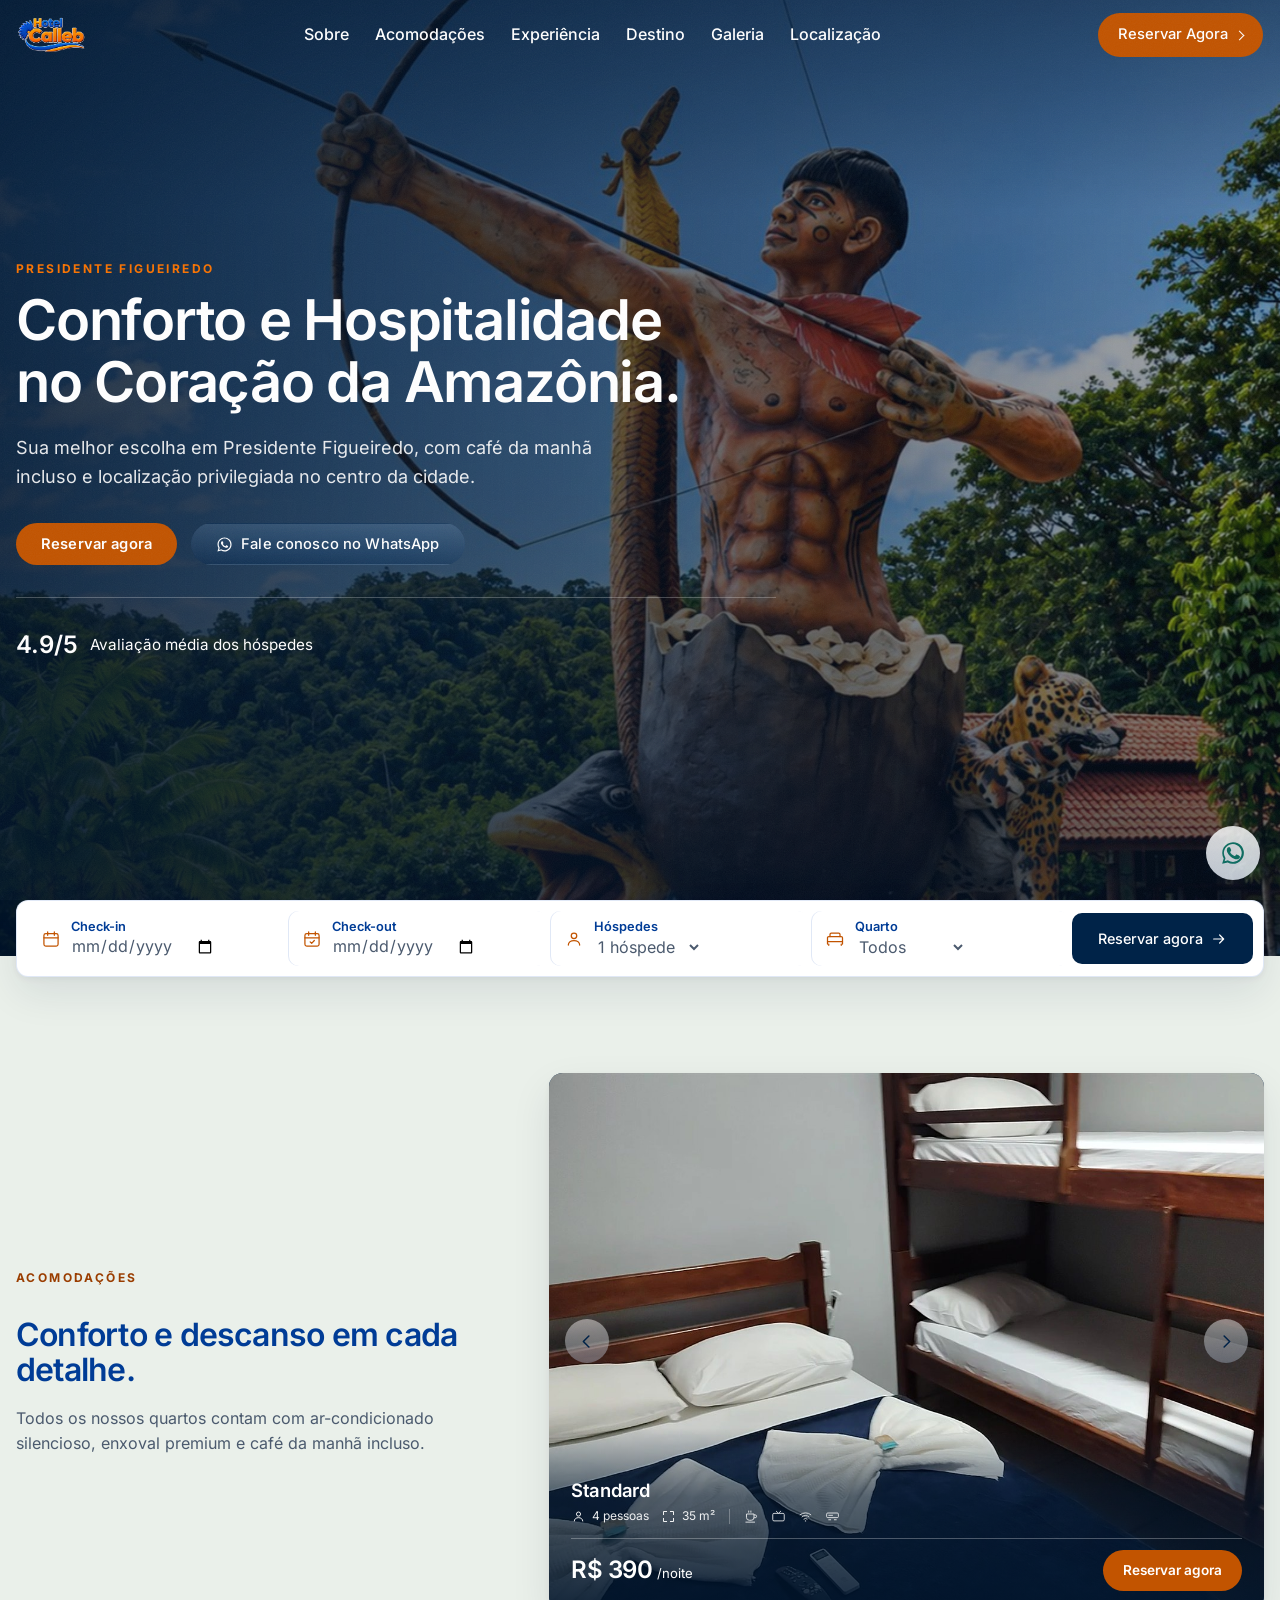
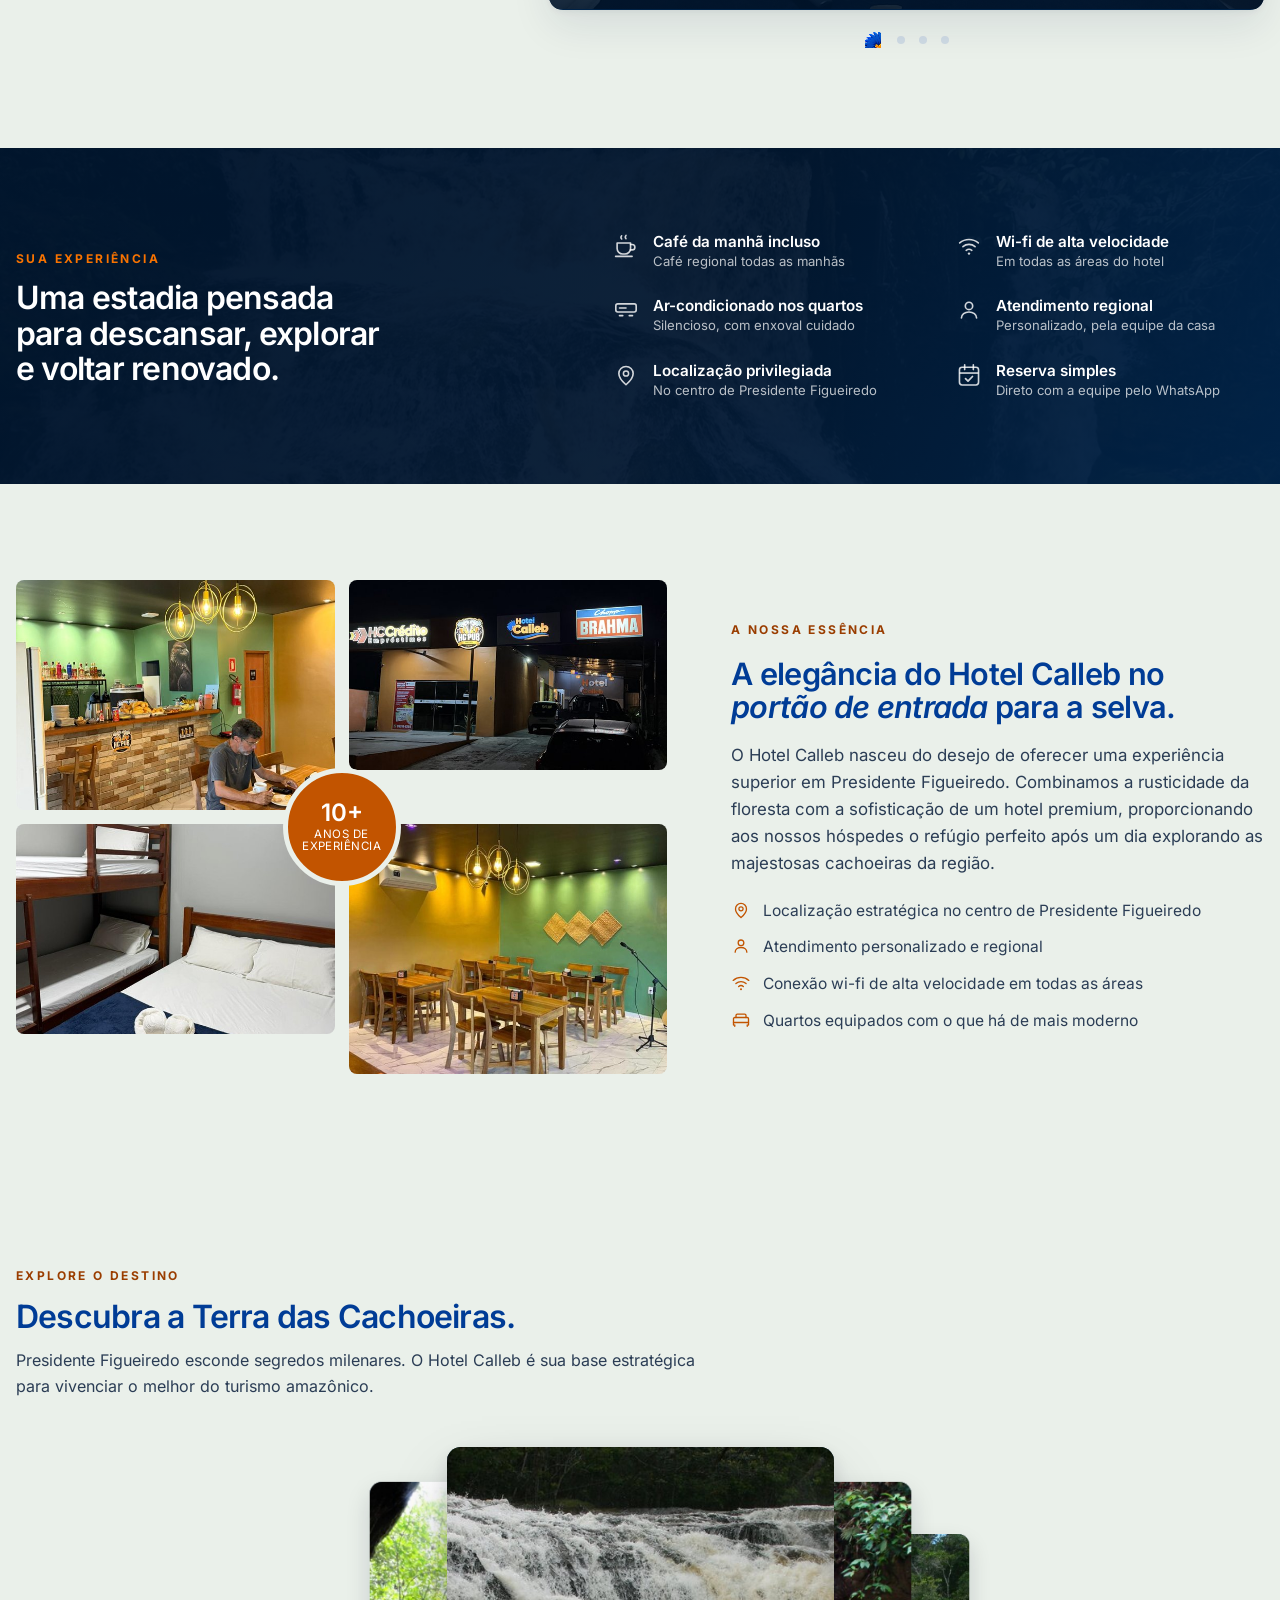
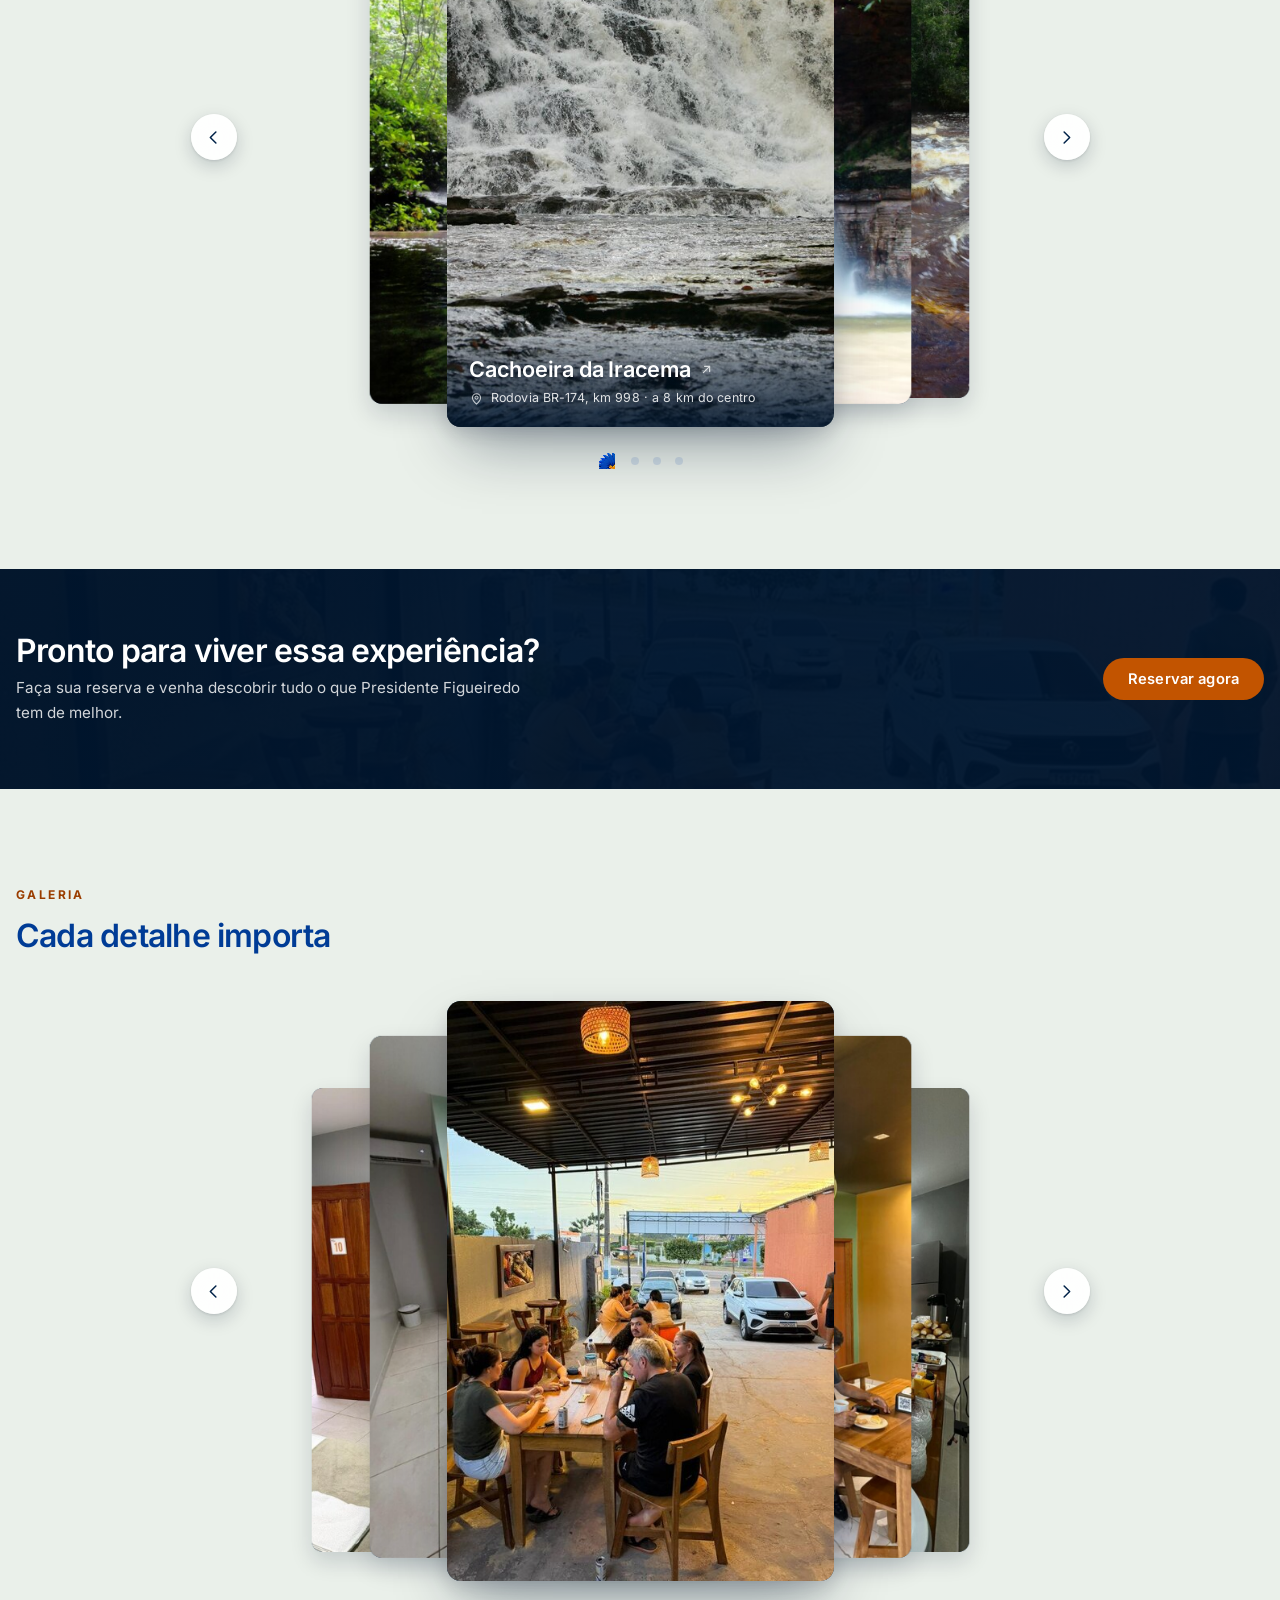
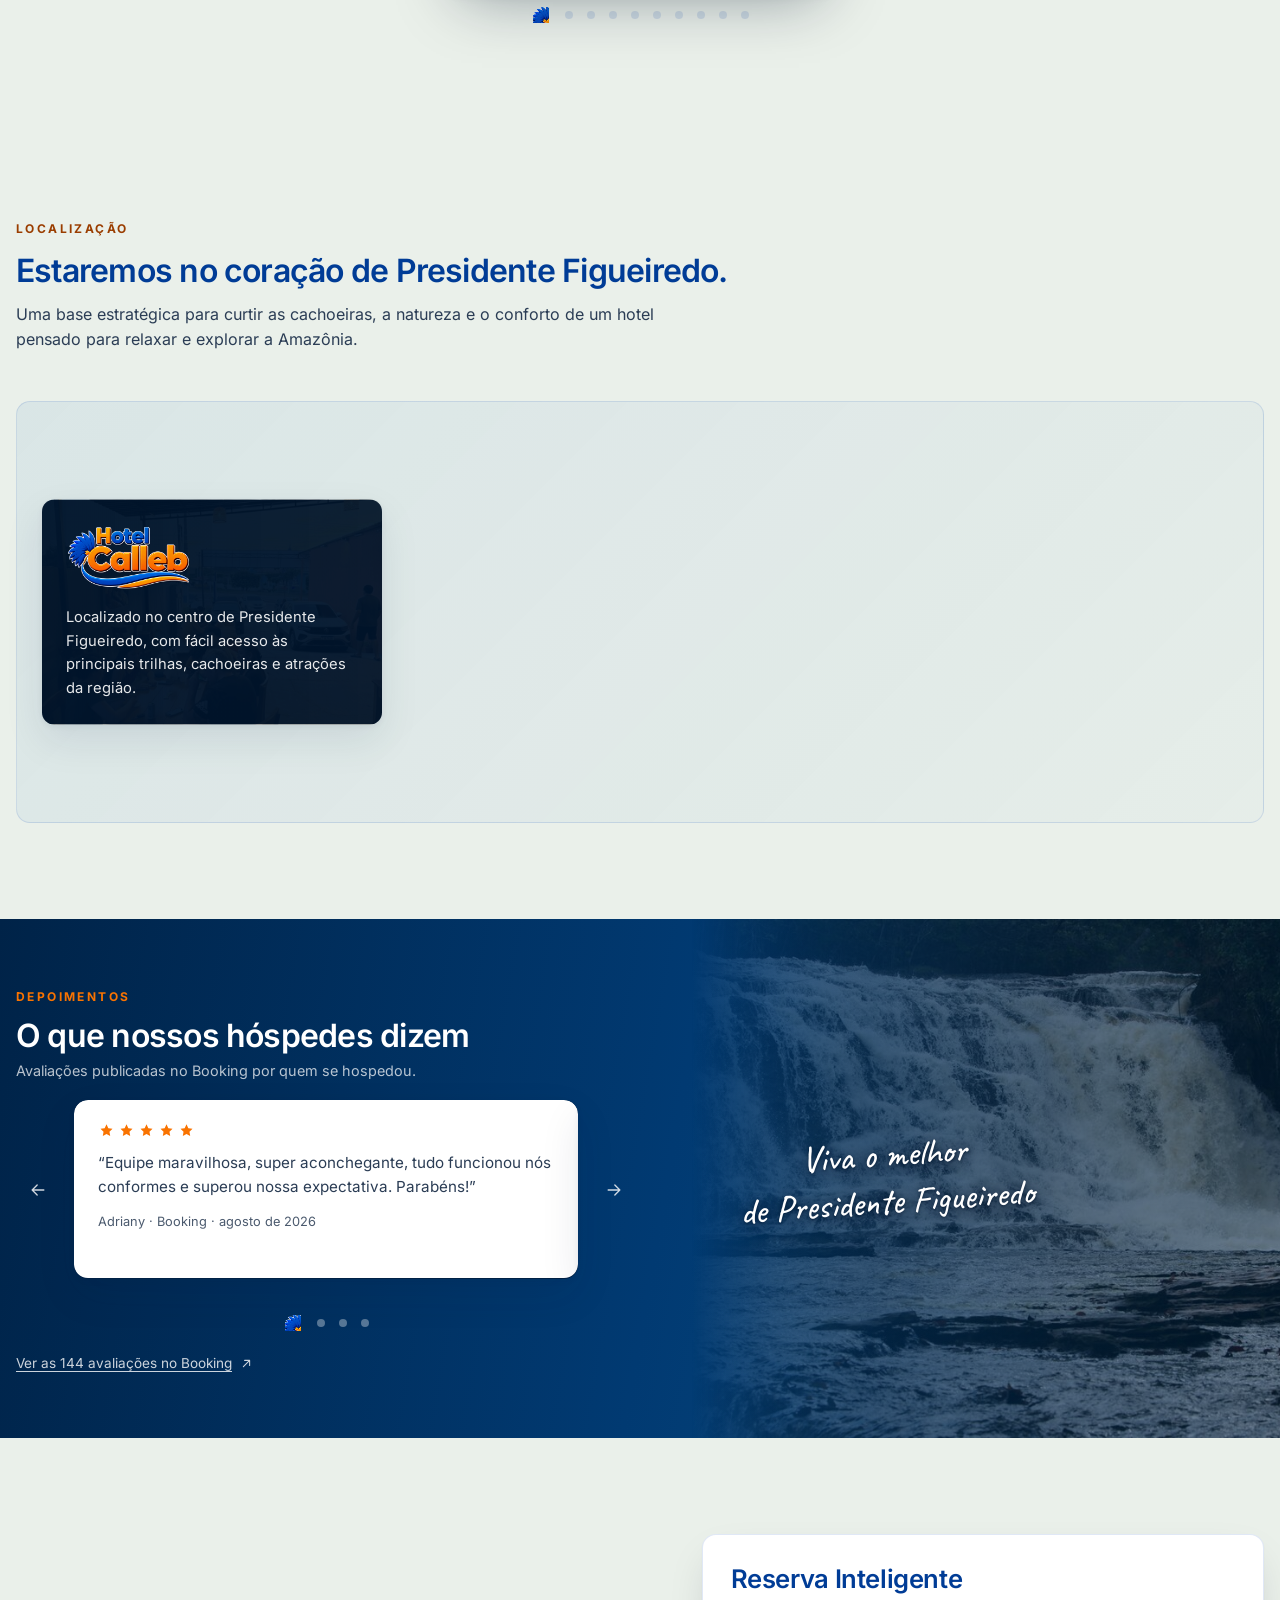
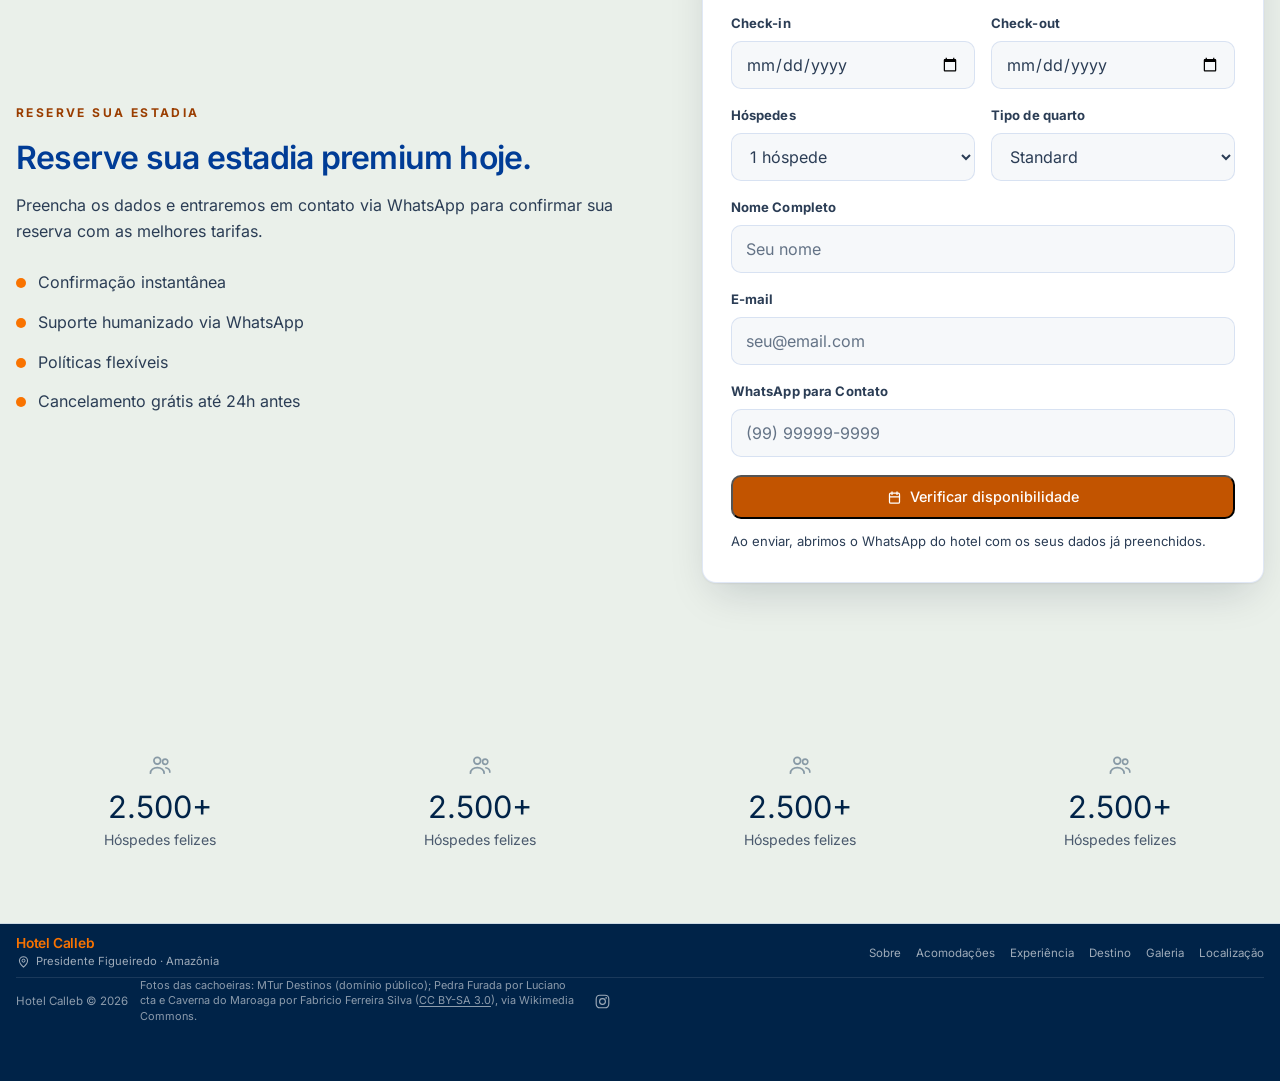
<file: trabalhos/hmx-trabalho-teste/site/index.html>
<!DOCTYPE html>
<html lang="pt-BR">
  <head>
    <meta charset="UTF-8" />
    <meta name="viewport" content="width=device-width, initial-scale=1.0" />
    <title>Hotel Calleb | Conforto e Hospitalidade na Amazônia</title>
    <meta
      name="description"
      content="Hotel Calleb em Presidente Figueiredo com conforto, café da manhã incluso, acomodações premium e acesso às cachoeiras da Amazônia."
    />
    <link rel="canonical" href="https://hotelcalleb.com.br/" />
    <meta property="og:type" content="website" />
    <meta property="og:title" content="Hotel Calleb | Conforto e Hospitalidade na Amazônia" />
    <meta property="og:description" content="Hospedagem premium em Presidente Figueiredo, com café da manhã incluso e acesso às cachoeiras da Amazônia." />
    <meta property="og:image" content="https://hotelcalleb.com.br/images/og-image.jpg" />
    <meta property="og:locale" content="pt_BR" />
    <meta name="twitter:card" content="summary_large_image" />
    <link rel="icon" type="image/png" sizes="32x32" href="./images/favicon-32.png" />
    <link rel="icon" type="image/png" sizes="512x512" href="./images/favicon-512.png" />
    <link rel="apple-touch-icon" sizes="180x180" href="./images/favicon-180.png" />
    <style>
      /* ---- Inter ----
         Hospedada no proprio site, nao pelo Google Fonts: e uma requisicao a
         menos para dominio de terceiros e nao depende de servico externo no ar.
         Sao os dois arquivos variaveis do subset latin — conferido que nenhum
         caractere da pagina cai fora dele, entao latin-ext (mais 177 KB) seria
         peso morto.

         Variavel: um arquivo cobre de 400 a 700, sem baixar um peso por vez.
         O italico so e buscado se algum texto em italico renderizar. */
      @font-face {
        font-family: "Inter";
        src: url("./fontes/inter.woff2") format("woff2");
        font-weight: 400 700;
        font-style: normal;
        font-display: swap;
      }

      @font-face {
        font-family: "Inter";
        src: url("./fontes/inter-italico.woff2") format("woff2");
        font-weight: 400 700;
        font-style: italic;
        font-display: swap;
      }

      /* ---- Caveat ----
         So para a frase de vitrine da faixa de depoimentos. Uma unica frase
         na pagina inteira a usa; o navegador so baixa os 75 KB quando chega
         nela, porque nada acima aciona a familia. */
      @font-face {
        font-family: "Caveat";
        src: url("./fontes/caveat.woff2") format("woff2");
        font-weight: 400 700;
        font-style: normal;
        font-display: swap;
      }


      :root {
        /* Quanto a barra de reserva sobe sobre a foto do hero. O hero ganha
           exatamente esta altura a mais que a tela, entao o topo da barra cai
           na dobra: foto inteira ao abrir, barra sobreposta ao rolar. Fica no
           :root porque as duas secoes sao irmas — a variavel precisa de um
           ancestral comum. */
        --barra-sobre: 56px;

        /* Paleta da marca — medida do logo e confirmada em referencia/receita-visual.json */
        --color-brand-blue: #0047b3;
        --color-brand-blue-dark: #003c96;
        --color-brand-blue-deep: #002894;
        --color-brand-orange: #f97300;

        /* Fundo: a pagina inteira e o verde palido. Nao ha mais secao clara
           e secao de faixa — e um tom so, do topo ao rodape, com a variacao
           do vidro por cima. Quem separa uma secao da outra passaram a ser as
           faixas escuras e os cartoes brancos que flutuam sobre o verde. */
        --color-bg: #eaf0ea;
        /* Superficie de painel: o que flutua sobre o verde. Precisa de token
           proprio desde que a pagina virou verde — antes "fundo da pagina" e
           "fundo de cartao" eram a mesma coisa, e ao trocar um o outro foi
           junto: a barra de reserva e o formulario ficaram da cor do papel e
           perderam o efeito de painel apoiado. */
        --color-card: #ffffff;
        /* A faixa que separa uma secao da outra. Era um bege quente; virou
           verde palido quando o fundo da pagina passou a ser vidro sobre
           floresta — o bege puxava para o quente enquanto o resto da pagina
           puxava para o verde, e os dois brigavam.

           Medido sobre o fundo: texto secundario a 5,98:1, titulo a 8,56:1,
           e a faixa continua se distinguindo do branco por 1,16 — a mesma
           separacao que o bege dava (1,17). */
        --color-surface: #eaf0ea;
        --color-text: #2b3d55;
        /* Tom solido para rotulos e legendas — nunca com opacidade, que
           muda de contraste conforme o fundo atras.

           Escureceu de #5a6b80 para ca quando o vidro do fundo ganhou verde:
           era este token que travava o efeito. Com o antigo, o canto mais
           verde da tela so podia chegar a #eaeeec antes de o texto cair de
           4,5:1; com este, a folga permite ir ate #d8deda, que e verde de
           verdade. Medido: 5,19:1 no canto mais verde, 6,2:1 sobre o creme,
           7,0:1 no branco. */
        --color-text-soft: #4b5a6e;
        --color-heading: var(--color-brand-blue-dark);
        --color-muted: var(--color-brand-orange);
        --color-border: rgba(0, 71, 179, 0.12);
        --color-accent: var(--color-brand-blue);
        --color-primary: var(--color-brand-blue);
        --color-primary-hover: var(--color-brand-blue-deep);
        --color-amber: var(--color-brand-orange);
        --color-cta: #c25400;
        --color-cta-hover: #9c4300;
        --color-cta-ink: #ffffff;
        /* Laranja escurecido para texto pequeno sobre fundo claro. Escureceu
           de #b34700 quando a pagina virou verde: sobre o canto mais verde o
           tom antigo caia para 3,67:1, abaixo do minimo. Este da 4,59:1 la e
           6,90:1 sobre branco. */
        --color-orange-ink: #9a3d00;
        --color-icon-bg: #ffe8d1;
        --color-dark: #002348;
        --color-whatsapp: #25d366;
        --color-whatsapp-hover: #1da851;

        /* Uma familia so para tudo. A pilha de reserva e a mesma nas duas,
           para o texto nao saltar enquanto a fonte carrega. */
        /* Uma familia so para tudo. A pilha de reserva e a mesma nas duas,
           para o texto nao saltar enquanto a fonte carrega. */
        --font-heading: "Inter", system-ui, -apple-system, "Segoe UI", Roboto, "Helvetica Neue", Arial, sans-serif;
        --font-body: "Inter", system-ui, -apple-system, "Segoe UI", Roboto, "Helvetica Neue", Arial, sans-serif;
        --font-manuscrita: "Caveat", "Segoe Script", cursive;
        --radius: 9999px;
        --space-4: 4px;
        --space-8: 8px;
        --space-16: 16px;
        --space-24: 24px;
        --space-32: 32px;
        --space-64: 64px;
        --container: 1280px;

        /* Escala de raio: tres degraus, em vez dos dez valores soltos de antes */
        --r-sm: 10px;
        --r-md: 12px;
        --r-lg: 14px;

        /* Sombras em camadas, todas no azul da marca — sombra cinza sobre
           fundo creme suja; a mesma matiz do fundo mantem tudo coeso */
        --sh-sm: 0 1px 2px rgba(0, 35, 72, 0.05), 0 2px 6px rgba(0, 35, 72, 0.04);
        --sh-md: 0 1px 3px rgba(0, 35, 72, 0.06), 0 8px 20px rgba(0, 35, 72, 0.07);
        --sh-lg: 0 2px 6px rgba(0, 35, 72, 0.06), 0 16px 40px rgba(0, 35, 72, 0.09);

        /* Vidro da casa: um material so, usado na pilula do cabecalho e nos
           cartoes de quarto. Escrito uma vez para os dois nao divergirem na
           proxima mexida. */
        --vidro: linear-gradient(
          180deg,
          rgba(255, 255, 255, 0.46) 0%,
          rgba(206, 227, 255, 0.32) 100%
        );
        --vidro-desfoque: blur(30px) saturate(125%);
        --vidro-sombra: 0 6px 26px rgba(0, 35, 72, 0.08);

        /* Grao de papel: ruido cinza gerado no proprio CSS, sem arquivo.
           E o que tira a chapa do fundo sem recorrer a gradiente. */
        --textura-grao: url("data:image/svg+xml,%3Csvg xmlns='http://www.w3.org/2000/svg' width='180' height='180'%3E%3Cfilter id='g'%3E%3CfeTurbulence type='fractalNoise' baseFrequency='0.9' numOctaves='3' stitchTiles='stitch'/%3E%3CfeColorMatrix type='saturate' values='0'/%3E%3C/filter%3E%3Crect width='180' height='180' filter='url(%23g)'/%3E%3C/svg%3E");
      }

      * { box-sizing: border-box; }

      /* Veu de grao sobre a pagina inteira, inclusive sobre as fotos e o
         cabecalho de vidro. Fica por cima de tudo mas nao captura clique.
         A 4% nao se enxerga como textura: se percebe como papel em vez de
         tela chapada. */
      body::after {
        content: "";
        position: fixed;
        inset: 0;
        z-index: 60;
        pointer-events: none;
        background-image: var(--textura-grao);
        opacity: 0.055;
      }


      /* ---- Pilha de cartas ----
         Um baralho: a carta da frente no centro, as vizinhas abertas em leque
         para os lados, inclinadas e menores. Arrastar para o lado troca a
         carta da frente; clicar numa lateral traz ela para a frente.

         A geometria do leque (deslocamento, giro e escala por posicao) esta em
         `configuracao()` no animations.js, nao aqui: e a mesma tabela para as
         duas pilhas do site.

         Feito com transform e transition do CSS, sem biblioteca: o que anima
         sao so transform e opacity, que o compositor resolve sozinho. */
      /* Em tela estreita o leque passa da largura do container. O corte fica
         na secao, nao no body: `clip` nao cria area rolavel e nao mexe no
         eixo vertical, entao as cartas giradas continuam inteiras em cima e
         embaixo — so o que escapa pelos lados some. */
      #destino,
      #galeria {
        overflow-x: clip;
      }

      .pilha {
        position: relative;
        /* largura do leque mais folga para as setas; o resto da linha fica
           vazio para a pilha continuar centrada na secao */
        max-width: calc(var(--carta-altura) * 1.55);
        margin: 0 auto;
        /* altura da carta da frente; o resto do leque deriva dela */
        --carta-altura: 580px;
        touch-action: pan-y;
      }

      /* objeto invisivel que reserva a altura do palco */
      .pilha-medida {
        height: var(--carta-altura);
        opacity: 0;
        pointer-events: none;
      }

      .pilha-lista {
        position: absolute;
        inset: 0;
        display: flex;
        align-items: center;
        justify-content: center;
      }

      .pilha-item {
        margin: 0;
        position: absolute;
        height: 100%;
        will-change: transform, opacity;
        /* mais longa e com saida mais macia: o leque assenta em vez de
           travar no fim do percurso */
        transition: transform 0.85s cubic-bezier(0.16, 1, 0.3, 1),
          opacity 0.55s ease-out;
      }

      /* enquanto o dedo esta na tela a carta acompanha sem atraso */
      .pilha.arrastando .pilha-item {
        transition: none;
      }

      .pilha-carta {
        position: relative;
        display: block;
        height: 100%;
        width: auto;
        aspect-ratio: 2 / 3;
        padding: 0;
        border: none;
        border-radius: var(--r-lg);
        overflow: hidden;
        background: var(--color-dark);
        /* o fio branco por dentro recorta a foto do fundo claro da pagina;
           sem ele a borda da carta some no verde */
        box-shadow: 0 10px 26px rgba(0, 20, 43, 0.14),
                    inset 0 0 0 1px rgba(255, 255, 255, 0.1);
        transition: box-shadow 0.32s ease-out;
        cursor: grab;
        -webkit-user-select: none;
        user-select: none;
        font-family: inherit;
        text-align: left;
      }

      .pilha.arrastando .pilha-carta {
        cursor: grabbing;
      }

      .pilha-carta img {
        position: absolute;
        inset: 0;
        width: 100%;
        height: 100%;
        object-fit: cover;
        pointer-events: none;
        -webkit-user-drag: none;
        user-select: none;
      }

      .pilha-carta:focus-visible {
        outline: 3px solid var(--color-accent);
        outline-offset: 4px;
      }

      /* legenda sobre a foto, so nas cartas que tem nome e endereco */
      .pilha-legenda {
        position: absolute;
        left: 0;
        right: 0;
        bottom: 0;
        z-index: 2;
        padding: 68px 22px 20px;
        color: #ffffff;
        background: linear-gradient(180deg,
                    rgba(0, 20, 43, 0) 0%,
                    rgba(0, 20, 43, 0.08) 30%,
                    rgba(0, 20, 43, 0.46) 62%,
                    rgba(0, 20, 43, 0.88) 100%);
        border-radius: 0 0 var(--r-lg) var(--r-lg);
        pointer-events: none;
      }

      .pilha-legenda h3 {
        color: #ffffff;
        font-size: 1.35rem;
        font-weight: 600;
        letter-spacing: -0.01em;
        line-height: 1.15;
        /* a agua da cachoeira e quase branca: sem esta sombra o nome perde
           o contorno justamente na parte clara da foto */
        text-shadow: 0 1px 12px rgba(0, 20, 43, 0.55);
      }
      /* ---- Nome da atracao: abre o mapa ----
         A legenda inteira tem pointer-events:none para nao roubar o arraste
         da pilha. So o link volta a aceitar toque. */
      .pilha-legenda a {
        pointer-events: auto;
        display: inline-flex;
        align-items: baseline;
        gap: 8px;
        color: inherit;
        text-decoration: none;
      }

      .pilha-legenda a svg {
        width: 15px;
        height: 15px;
        flex-shrink: 0;
        align-self: center;
        opacity: 0.75;
        transition: opacity 0.16s ease-out;
      }

      .pilha-legenda a:hover,
      .pilha-legenda a:focus-visible {
        text-decoration: underline;
        text-underline-offset: 5px;
        text-decoration-thickness: 2px;
      }

      .pilha-legenda a:hover svg,
      .pilha-legenda a:focus-visible svg {
        opacity: 1;
      }

      .pilha-legenda a:focus-visible {
        outline: 2px solid #ffffff;
        outline-offset: 4px;
        border-radius: 3px;
      }

      /* nas cartas de tras a legenda esta invisivel — mas opacity 0 continua
         recebendo toque. Sem isto daria para abrir o mapa de uma cachoeira
         que nem esta a mostra. */
      .pilha-item[data-pilha-estado="lado"] .pilha-legenda a {
        pointer-events: none;
      }


      .pilha-legenda .atracao-local {
        margin-top: 7px;
        font-size: 0.78rem;
        letter-spacing: 0.01em;
        color: rgba(255, 255, 255, 0.86);
        text-shadow: 0 1px 10px rgba(0, 20, 43, 0.5);
      }

      /* fora da carta da frente a legenda some, para o leque nao virar texto */
      .pilha-item[data-pilha-estado="lado"] .pilha-legenda {
        opacity: 0;
        transition: opacity 0.3s ease-out;
      }

      .pilha-item[data-pilha-estado="frente"] .pilha-legenda {
        opacity: 1;
        transition: opacity 0.45s ease-out 0.12s;
      }

      .pilha-item[data-pilha-estado="frente"] .pilha-carta {
        box-shadow: 0 28px 60px -14px rgba(0, 20, 43, 0.42),
                    0 8px 20px rgba(0, 20, 43, 0.12),
                    inset 0 0 0 1px rgba(255, 255, 255, 0.12);
      }

      .pilha-item[data-pilha-estado="lado"] .pilha-carta {
        box-shadow: 0 12px 28px rgba(0, 20, 43, 0.16),
                    inset 0 0 0 1px rgba(255, 255, 255, 0.08);
      }


      /* ---- Setas da pilha ----
         Mesmo vidro da barra de navegacao: o degrade, o desfoque e a sombra
         vem dos mesmos tokens. Ficam fora do leque, nas pontas da pilha, e
         nao tapam carta nenhuma. */
      .pilha-seta {
        position: absolute;
        top: 50%;
        z-index: 7;
        display: flex;
        align-items: center;
        justify-content: center;
        width: 46px;
        height: 46px;
        margin-top: -23px;
        padding: 0;
        border: none;
        border-radius: 50%;
        background: rgba(255, 255, 255, 0.94);
        -webkit-backdrop-filter: var(--vidro-desfoque);
        backdrop-filter: var(--vidro-desfoque);
        box-shadow: 0 6px 18px rgba(0, 20, 43, 0.18),
                    0 1px 3px rgba(0, 20, 43, 0.12);
        color: var(--color-dark);
        cursor: pointer;
        transition: background-color 0.18s ease-out,
                    box-shadow 0.18s ease-out,
                    transform 0.18s ease-out;
      }

      .pilha-seta:hover,
      .pilha-seta:focus-visible {
        background-color: #ffffff;
        box-shadow: 0 10px 24px rgba(0, 20, 43, 0.22),
                    0 2px 5px rgba(0, 20, 43, 0.14);
        transform: scale(1.07);
      }

      .pilha-seta:active {
        transform: scale(0.97);
      }

      @media (prefers-reduced-motion: reduce) {
        .pilha-seta,
        .pilha-seta:hover,
        .pilha-seta:focus-visible,
        .pilha-seta:active {
          transform: none;
        }
      }

      .pilha-seta:focus-visible {
        outline: 2px solid var(--color-accent);
        outline-offset: 3px;
      }

      .pilha-seta svg {
        width: 19px;
        height: 19px;
      }

      .pilha-seta--esq { left: 0; }
      .pilha-seta--dir { right: 0; }

      @media (max-width: 560px) {
        .pilha-seta {
          width: 40px;
          height: 40px;
          margin-top: -20px;
        }

        .pilha-seta svg {
          width: 17px;
          height: 17px;
        }
      }

      /* ponto por carta, mesma linguagem dos pontos da galeria */
      .pilha-pontos {
        display: flex;
        justify-content: center;
        gap: 2px;
        margin-top: 22px;
      }

      .pilha-ponto {
        box-sizing: content-box;
        width: 8px;
        height: 8px;
        padding: 8px 6px;
        border: none;
        border-radius: 50%;
        background-color: var(--color-border);
        background-clip: content-box;
        cursor: pointer;
        transition: background-color 0.16s ease-out, width 0.24s ease-out;
      }

      /* A posicao atual e marcada pelo icone da marca, nao por um risco
         azul: e o mesmo simbolo da aba do navegador, entao a pessoa reconhece
         sem precisar aprender nada. Quadrado, para o icone nao esticar.

         Os 24px de alvo de toque continuam: o icone cresce para 16px e o
         respiro encolhe na mesma medida, entao a caixa toda nao muda de
         altura e os pontos nao pulam ao trocar de carta. */
      .pilha-ponto[aria-selected="true"] {
        width: 16px;
        height: 16px;
        padding: 4px 8px;
        background-color: transparent;
        background-image: url("./images/favicon-180.png");
        background-size: contain;
        background-repeat: no-repeat;
        background-position: center;
        border-radius: 0;
      }

      .pilha-ponto:focus-visible {
        outline: 2px solid var(--color-accent);
        outline-offset: 2px;
      }

      @media (max-width: 979px) {
        .pilha {
          --carta-altura: 480px;
        }
      }

      @media (max-width: 560px) {
        .pilha {
          /* A carta passa a acompanhar a tela em vez de ficar em 400px fixos.
             Num celular de 390px ela fica em 315px — cerca de um quinto menor
             — e num 320px encolhe ate o piso de 280px. De 515px para cima a
             conta ja devolve os 400px de antes, entao tablet e desktop nao
             mudam. */
          --carta-altura: clamp(280px, 8rem + 48vw, 400px);
        }

        .pilha-legenda {
          padding: 16px 16px 14px;
        }

        .pilha-legenda h3 {
          font-size: 1.1rem;
        }

        .pilha-legenda .atracao-local {
          font-size: 0.74rem;
        }
      }

      /* Sem movimento: o leque continua, a troca e seca. */
      @media (prefers-reduced-motion: reduce) {
        .pilha-item {
          transition: none;
        }
      }

      /* texto que so o leitor de tela recebe */
      .visualmente-oculto {
        position: absolute;
        width: 1px;
        height: 1px;
        margin: -1px;
        padding: 0;
        overflow: hidden;
        clip-path: inset(50%);
        white-space: nowrap;
      }

      /* ---- Ambientacao do fundo ----
         Terceira tentativa, e a que ficou. As duas anteriores erravam pelo
         mesmo motivo: muita forma pequena. Catorze gradientes por lado viravam
         mancha picada — ou some, ou aparece demais, nunca "profundidade".

         Aqui sao duas luzes so, enormes e moles, ancoradas nos cantos que a
         pagina nao usa: uma quente em cima a esquerda, uma verde embaixo a
         direita. Cada uma e maior que a tela, entao nao tem borda visivel em
         lugar nenhum — o que se ve e a variacao de tom, nao a forma. E o que
         da a sensacao de vidro na frente de algo, sem desenhar nada.

         Como nenhuma das duas tem contorno, a mascara horizontal deixou de
         ser necessaria: elas ja nascem desbotando antes de chegar ao centro. */
      .ambiente {
        position: fixed;
        inset: 0;
        z-index: 0;
        overflow: hidden;
        pointer-events: none;
      }

      .ambiente-lado {
        position: absolute;
        /* quadrado, sem raio: quem faz o formato e o gradiente. Com
           border-radius a borda do elemento cortava o gradiente antes dele
           acabar de desbotar, e aparecia um arco duro atravessando a tela. */
        width: 150vmax;
        height: 150vmax;
        will-change: transform;
      }

      /* verde claro, de folha nova, entrando pelo alto da esquerda */
      .ambiente-lado--esq {
        /* centro do elemento exatamente no canto da tela: so a parte externa
           e macia do gradiente entra em cena */
        top: -75vmax;
        left: -75vmax;
        background: radial-gradient(
          circle at 50% 50%,
          rgba(122, 152, 118, 0.48) 0%,
          rgba(150, 174, 140, 0.3) 22%,
          rgba(178, 196, 168, 0.12) 38%,
          transparent 52%
        );
        transform: translate3d(0, calc(var(--amb, 0) * -60px), 0);
      }

      /* verde fechado, de mata densa, no canto de baixo a direita */
      .ambiente-lado--dir {
        bottom: -75vmax;
        right: -75vmax;
        background: radial-gradient(
          circle at 50% 50%,
          rgba(74, 106, 86, 0.52) 0%,
          rgba(104, 136, 112, 0.32) 22%,
          rgba(146, 170, 150, 0.12) 38%,
          transparent 52%
        );
        transform: translate3d(0, calc(var(--amb, 0) * 52px), 0);
      }

      /* ---- A lamina de vidro fosco ----
         Fica por cima das duas luzes e por baixo de todo o conteudo. E ela
         que transforma "duas manchas verdes" em "vidro fosco na frente de
         uma floresta": o verde continua la, mas chega lavado, como se
         estivesse atras de um vidro jateado.

         Global de proposito. As faixas creme e as azuis pintam por cima dela
         e a escondem — entao, na pratica, o efeito so aparece justamente nas
         secoes brancas, que sao as que nao tem faixa propria.

         A lamina tem a cor do papel, nao branco: ela clareia as luzes ate o
         verde palido da pagina, em vez de puxar tudo para o branco. E o que
         mantem a pagina num tom so e ainda assim com variacao.

         O 0,62 sai da conta de contraste, nao do olho. Com ele o canto mais
         verde da tela para em #cad5cd, e ali o texto secundario da 4,68:1 —
         acima do minimo de 4,5, com pouca folga. Baixar mais derruba a
         leitura; se um dia a ideia for mais verde ainda, o caminho e
         escurecer os tokens de texto primeiro, nunca a lamina sozinha. */
      .ambiente-vidro {
        position: absolute;
        inset: 0;
        background: rgba(234, 240, 234, 0.62);
      }

      /* O conteudo fica por cima da camada. O cabecalho e os botoes
         flutuantes ja tem z-index proprio e maior. */
      body > main,
      body > .site-footer {
        position: relative;
        z-index: 1;
      }



      /* No celular as luzes recuam mais: a tela e estreita e o texto ocupa
         quase toda a largura. */
      @media (max-width: 979px) {
        .ambiente {
          opacity: 0.7;
        }

        .ambiente-lado--esq { top: -84vmax; left: -84vmax; }
        .ambiente-lado--dir { bottom: -84vmax; right: -84vmax; }
      }

      /* Com movimento reduzido a camada continua, parada. */
      @media (prefers-reduced-motion: reduce) {
        .ambiente-lado {
          transform: none !important;
        }
      }

      html {
        scroll-behavior: smooth;
      }

      section[id] {
        scroll-margin-top: 96px;
      }

      body {
        margin: 0;
        background: var(--color-bg);
        color: var(--color-text);
        font-family: var(--font-body);
        line-height: 1.6;
      }

      img {
        max-width: 100%;
        display: block;
      }

      a {
        color: inherit;
        text-decoration: none;
      }

      button,
      input,
      select,
      textarea {
        font: inherit;
      }

      .container {
        width: min(var(--container), calc(100% - 32px));
        margin: 0 auto;
      }

      .eyebrow {
        display: inline-block;
        margin: 0 0 12px;
        color: var(--color-muted);
        font-size: 12px;
        font-weight: 700;
        letter-spacing: 2.4px;
        text-transform: uppercase;
      }

      h1,
      h2,
      h3,
      h4 {
        margin: 0;
        color: var(--color-heading);
        font-family: var(--font-heading);
        /* o 700 padrao do navegador fica pesado na Inter; 600 e o peso de titulo */
        font-weight: 600;
        line-height: 1.1;
        letter-spacing: -0.015em;
      }

      h1 {
        /* A curva passa pelos mesmos 60px a 1440 e pelo mesmo teto de 72px
           de antes; o que mudou foi o pe. Num celular de 390px o titulo
           travava em 35px e quebrava em quatro linhas curtas — a 32px cabe
           em tres, e a partir de 425px volta a duas. */
        font-size: clamp(2rem, 1.34rem + 2.71vw, 4.5rem);
        /* O tracking de titulo da Inter e -0.022em, a curva publicada pela
           propria fundicao. */
        letter-spacing: -0.022em;
        font-weight: 600;
      }

      h2 {
        font-size: clamp(1.75rem, 2.5vw, 2.75rem);
        letter-spacing: -0.024em;
        font-weight: 600;
      }

      p {
        margin: 0;
      }

      /* ---- Botoes do hero ----
         Pilula de contorno sobre a foto: sem preenchimento solido, sem icone,
         so o traco e o texto. A seta saiu a pedido; sem ela o sublinhado que
         so aparecia no hover deixava os dois com cara de texto comum, entao o
         contorno passou a ser a forma do botao.
         Os dois no mesmo peso: a hierarquia da reserva ja esta no botao
         laranja do cabecalho, que fica sempre a vista. */
      .hero-btn {
        display: inline-flex;
        align-items: center;
        justify-content: center;
        min-height: 42px;
        padding: 11px 24px;
        border: 1px solid transparent;
        border-radius: 999px;
        /* mesmo vidro da barra de navegacao: o degrade azul e o desfoque sao
           os mesmos valores, para o hero e o cabecalho parecerem do mesmo
           material em vez de dois efeitos parecidos */
        background: linear-gradient(
          180deg,
          rgba(214, 235, 255, 0.14) 0%,
          rgba(0, 32, 70, 0.24) 100%
        );
        -webkit-backdrop-filter: blur(30px) saturate(140%);
        backdrop-filter: blur(30px) saturate(140%);
        color: #ffffff;
        font-family: inherit;
        font-size: 0.92rem;
        font-weight: 500;
        letter-spacing: 0.01em;
        line-height: 1;
        cursor: pointer;
        transition: background-color 0.16s ease-out;
      }

      /* uma mudanca so no hover: o veu branco engrossa */
      .hero-btn:hover,
      .hero-btn:focus-visible {
        background: rgba(255, 255, 255, 0.26);
      }

      @supports not ((backdrop-filter: blur(1px)) or (-webkit-backdrop-filter: blur(1px))) {
        .hero-btn {
          background: rgba(0, 28, 60, 0.45);
        }

        .room-card {
          background: #ffffff;
        }
      }

      .hero-btn:focus-visible {
        outline: 2px solid #ffffff;
        outline-offset: 3px;
      }

      .btn-cta {
        display: inline-flex;
        align-items: center;
        justify-content: center;
        min-height: 44px;
        padding: 10px 20px;
        border-radius: var(--r-sm);
        font-size: 0.9rem;
        font-weight: 500;
        letter-spacing: 0;
        gap: 8px;
        transition: background-color 0.16s ease-out, color 0.16s ease-out, border-color 0.16s ease-out;
      }

      .btn-cta .svg-icon {
        flex-shrink: 0;
        transform-origin: 50% 65%;
      }

      .btn-cta .lable {
        line-height: 1;
      }

      .btn-cta:hover .svg-icon,
      .btn-cta:focus-visible .svg-icon {
        animation: balanco 1s linear infinite;
      }

      @keyframes balanco {
        0%, 100% { transform: rotate(0deg); }
        50% { transform: rotate(10deg); }
      }

      .btn-cta {
        background: var(--color-cta);
        color: var(--color-cta-ink);
      }

      .btn-cta:hover,
      .btn-cta:focus-visible {
        background: var(--color-cta-hover);
      }

      /* ---- Botão do cabeçalho ----
         Papel diferente dos CTAs do corpo: fica sempre à vista, então não
         precisa gritar. Menor, sem ícone, e contornado enquanto está sobre a
         foto — só vira laranja sólido depois que a página rola e ganha fundo. */
      .header-cta {
        min-height: 44px;
        padding: 9px 20px;
        font-size: 0.92rem;
        white-space: nowrap;
        border-radius: 999px;
        border: none;
        gap: 7px;
      }

      .header-cta::after {
        content: "";
        width: 6px;
        height: 6px;
        border: solid currentColor;
        border-width: 1.6px 1.6px 0 0;
        transform: rotate(45deg);
        margin-left: 1px;
      }


      /* ---- Cabeçalho ----
         No topo é a barra comum: largura inteira, transparente sobre a foto.
         Ao rolar, a linha interna vira uma pílula de vidro solta das bordas.
         Quem muda é a .nav-row, não o <header>: transicionar fundo e raio de
         um elemento é suave — transicionar largura e posição do cabeçalho
         inteiro treme. */
      .site-header {
        position: fixed;
        top: 0;
        left: 0;
        right: 0;
        z-index: 40;
        padding: 0;
        transition: padding 0.3s ease-out;
      }

      /* O respiro de cima e o que decide a que altura a pilula flutua.
         Estava em 14px e ela ficava baixa demais; 8px encosta mais no topo
         sem colar. O dos lados continua igual. */
      .site-header.is-scrolled {
        padding: 8px 20px;
      }

      /* ---- Gaveta de menu ----
         Fundo proprio: antes ela herdava o do cabecalho, que e transparente
         sobre a foto do hero — o menu abria por cima da imagem, ilegivel.
         E sai de display:none para opacity/visibility, que da transicao. */
      .mobile-nav {
        position: absolute;
        top: calc(100% + 10px);
        left: 0;
        right: 0;
        display: grid;
        gap: 2px;
        padding: 12px;
        border-radius: 20px;
        background: rgba(255, 255, 255, 0.88);
        -webkit-backdrop-filter: blur(18px) saturate(115%);
        backdrop-filter: blur(18px) saturate(115%);
        border: 1px solid rgba(255, 255, 255, 0.6);
        box-shadow: 0 10px 34px rgba(0, 35, 72, 0.16);
        opacity: 0;
        visibility: hidden;
        transform: translateY(-10px);
        transition: opacity 0.22s ease-out, transform 0.22s ease-out, visibility 0.22s;
      }

      .mobile-nav.open {
        opacity: 1;
        visibility: visible;
        transform: translateY(0);
      }

      .mobile-nav a {
        display: flex;
        align-items: center;
        min-height: 48px;
        padding: 0 12px;
        border-radius: var(--r-sm);
        color: var(--color-heading);
        font-size: 1rem;
        font-weight: 500;
        transition: background-color 0.16s ease-out;
      }

      .mobile-nav a:hover,
      .mobile-nav a:focus-visible {
        background: var(--color-surface);
      }

      .mobile-nav .btn-cta {
        margin-top: 10px;
        justify-content: center;
        color: #ffffff;
      }

      .mobile-nav .btn-cta:hover {
        background: var(--color-cta-hover);
      }

      /* sobre a foto do hero, texto claro */
      .site-header:not(.is-scrolled) .main-nav {
        color: #ffffff;
      }

      /* sobre a pílula de vidro, texto escuro com halo para firmar a leitura */
      .is-scrolled .main-nav {
        color: var(--color-dark);
      }

      .is-scrolled .main-nav a,
      .is-scrolled .brand {
        font-weight: 600;
      }

      @supports not ((backdrop-filter: blur(1px)) or (-webkit-backdrop-filter: blur(1px))) {
        .is-scrolled .nav-row,
        .is-scrolled.esta-no-hero .nav-row {
          background: rgba(255, 255, 255, 0.96);
        }

        .is-scrolled.esta-no-hero .main-nav {
          color: var(--color-dark);
        }
      }

      /* Os links saem da barra: navegação fica só na gaveta, em qualquer tela. */
      .main-nav {
        display: flex;
        align-items: center;
        gap: 26px;
        font-size: 1rem;
        font-weight: 500;
      }

      .main-nav a {
        position: relative;
      }

      .main-nav a::after {
        content: "";
        position: absolute;
        left: 0;
        bottom: -6px;
        width: 100%;
        height: 2px;
        background: currentColor;
        opacity: 0;
        transform: scaleX(0.4);
        transition: opacity 0.16s ease-out, transform 0.16s ease-out;
      }

      .main-nav a:hover::after,
      .main-nav a:focus-visible::after {
        opacity: 1;
        transform: scaleX(1);
      }

      .nav-row {
        display: flex;
        align-items: center;
        justify-content: space-between;
        gap: 16px;
        min-height: 70px;
        padding: 0;
        border-radius: 0;
        background: transparent;
        border: 1px solid transparent;
        transition: min-height 0.3s ease-out, padding 0.3s ease-out,
          border-radius 0.3s ease-out, background 0.3s ease-out,
          border-color 0.3s ease-out, box-shadow 0.3s ease-out;
      }

      /* a pílula de vidro é este estado */
      .is-scrolled .nav-row {
        min-height: 56px;
        padding: 0 12px 0 22px;
        border-radius: 999px;
        /* Vidro quase invisivel: quem faz o efeito e o desfoque, nao a tinta.
           So da para deixar a pelicula tao fina porque o texto muda de cor
           conforme o que esta atras (ver .esta-no-hero abaixo) — com uma cor
           fixa, ou a barra fica opaca ou o menu some. */
        /* Degrade de cima para baixo, puxando de leve para o azul da marca.
           O azul entra so na base, onde nao encosta no texto — e o que da a
           sensacao de vidro grosso, com uma face mais clara que a outra. */
        background: var(--vidro);
        -webkit-backdrop-filter: var(--vidro-desfoque);
        backdrop-filter: var(--vidro-desfoque);
        border-color: transparent;
        box-shadow: var(--vidro-sombra);
      }

      /* ---- Pilula sobre a foto do hero ----
         Fundo escuro atras: o menu vira branco e a pelicula cai para 14%,
         quase so o desfoque. Pior caso medido (menu sobre a parte mais clara
         do ceu) da 4.6:1, dentro do minimo de leitura. */
      .is-scrolled.esta-no-hero .nav-row {
        background: linear-gradient(
          180deg,
          rgba(214, 235, 255, 0.14) 0%,
          rgba(0, 32, 70, 0.24) 100%
        );
        -webkit-backdrop-filter: blur(30px) saturate(140%);
        backdrop-filter: blur(30px) saturate(140%);
        border-color: transparent;
        box-shadow: 0 6px 26px rgba(0, 20, 43, 0.18);
      }

      .is-scrolled.esta-no-hero .main-nav {
        color: #ffffff;
      }

      .brand {
        display: inline-flex;
        align-items: center;
      }

      .brand img {
        height: 38px;
        width: auto;
      }

      /* ---- Botao de menu ----
         So os palitos, no laranja da marca: sem disco, sem contorno. O alvo de
         toque continua com 44px, ele e que ficou invisivel, nao menor. */
      .menu-toggle {
        display: none;
        align-items: center;
        justify-content: center;
        width: 44px;
        height: 44px;
        flex-shrink: 0;
        border: none;
        background: transparent;
        color: var(--color-cta);
        cursor: pointer;
        transition: color 0.16s ease-out;
      }

      .menu-toggle:hover,
      .menu-toggle:focus-visible {
        color: var(--color-cta-hover);
      }

      /* Sobre a foto do hero o laranja sozinho nao se sustenta: contra o ceu
         claro fica em 1,6:1 e o botao some — e no celular ele e a navegacao
         inteira. A sombra contorna os palitos e devolve a leitura sem
         desenhar disco nenhum. */
      .esta-no-hero .menu-toggle .hamburger-svg {
        filter: drop-shadow(0 1px 3px rgba(0, 20, 43, 0.85));
      }

      .menu-toggle .hamburger-svg {
        width: 20px;
        height: 20px;
      }

      /* Hambúrguer que se dobra em X.
         Usa [aria-expanded] em vez do truque de checkbox: o <button> continua
         sendo anunciado como botão pelo leitor de tela, e a animação é a mesma. */
      .menu-toggle .hamburger-svg {
        width: 26px;
        height: 26px;
        transition: transform 600ms cubic-bezier(0.4, 0, 0.2, 1);
      }

      .menu-toggle .line {
        fill: none;
        stroke: currentColor;
        stroke-linecap: round;
        stroke-linejoin: round;
        stroke-width: 3;
        transition:
          stroke-dasharray 600ms cubic-bezier(0.4, 0, 0.2, 1),
          stroke-dashoffset 600ms cubic-bezier(0.4, 0, 0.2, 1);
      }

      .menu-toggle .line-top-bottom {
        stroke-dasharray: 12 63;
      }

      .menu-toggle[aria-expanded="true"] .hamburger-svg {
        transform: rotate(-45deg);
      }

      .menu-toggle[aria-expanded="true"] .line-top-bottom {
        stroke-dasharray: 20 300;
        stroke-dashoffset: -32.42;
      }

      /* ---- Altura do hero e a sobreposicao da barra ----
         O truque que faz as duas coisas pedidas conviverem: a foto ocupa a
         tela inteira ao abrir E a barra de reserva fica por cima da beirada
         de baixo dela quando se rola.

         Para isso o hero e mais alto que a tela exatamente na medida da
         sobreposicao. A barra sobe essa mesma medida, entao o topo dela cai
         precisamente na dobra: invisivel ao abrir, sobreposta ao rolar.

         Os dois valores saem da mesma variavel de proposito — se um mudar
         sem o outro, a ponta do cartao volta a aparecer. */
      .hero {
        position: relative;
        overflow: hidden;
        background: var(--color-dark);
        min-height: calc(100vh + var(--barra-sobre));
        min-height: calc(100svh + var(--barra-sobre));
        display: flex;
        align-items: center;
      }

      /* o conteudo do hero ignora a sobra: senao o texto desceria junto e
         ficaria descentrado na primeira tela */
      .hero .hero-inner {
        margin-bottom: var(--barra-sobre);
      }

      /* Duas camadas de movimento, separadas de proposito:
         o contentor faz o parallax (JS escreve --parallax) e a imagem faz o
         zoom lento. Se fossem o mesmo elemento, um transform sobrescreveria o outro. */
      .hero-media {
        position: absolute;
        inset: 0;
        overflow: hidden;
        transform: translate3d(0, var(--parallax, 0px), 0);
        will-change: transform;
      }

      .hero-media img {
        width: 100%;
        height: 100%;
        object-fit: cover;
        filter: brightness(0.74) saturate(1.02) contrast(1.04);
        /* comeca ja com folga de escala: o deslocamento nunca revela borda */
        transform: scale(1.06);
        transform-origin: 58% 45%;
        animation: hero-zoom 28s ease-in-out infinite alternate;
        will-change: transform;
      }

      @keyframes hero-zoom {
        from { transform: scale(1.06) translate3d(0, 0, 0); }
        to   { transform: scale(1.15) translate3d(-1.4%, -1.2%, 0); }
      }

      .hero::after {
        content: "";
        position: absolute;
        inset: 0;
        background:
          linear-gradient(90deg, rgba(0, 20, 43, 0.84) 0%, rgba(0, 20, 43, 0.52) 46%, rgba(0, 20, 43, 0.12) 100%),
          linear-gradient(180deg, rgba(0, 20, 43, 0.45) 0%, rgba(0, 20, 43, 0) 22%, rgba(0, 20, 43, 0) 62%, rgba(0, 20, 43, 0.5) 100%);
      }

      .hero-inner {
        position: relative;
        z-index: 1;
        display: grid;
        align-items: center;
        padding: 150px 0 130px;
      }

      .hero-content {
        max-width: 760px;
        color: #ffffff;
      }

      .hero-content .eyebrow,
      .hero-content h1,
      .hero-content p,
      .hero-content .hero-meta,
      .hero-content .hero-actions {
        color: #ffffff;
      }

      .hero-content h1 {
        color: #ffffff;
        margin-bottom: 20px;
        /* O navegador reparte as palavras entre as linhas em vez de encher
           cada uma ate o limite e jogar o resto para baixo. E o que tira o
           degrau da ultima linha. Onde nao houver suporte, a quebra volta a
           ser a comum — nada quebra. */
        text-wrap: balance;
      }

      .hero-content p {
        max-width: 640px;
        font-size: clamp(1rem, 0.94rem + 0.28vw, 1.125rem);
        color: rgba(255, 255, 255, 0.9);
      }

      .hero-actions {
        display: flex;
        flex-wrap: wrap;
        gap: 14px;
        margin-top: 32px;
      }

      .hero-meta {
        display: flex;
        align-items: center;
        gap: 12px;
        margin-top: 32px;
        padding-top: 28px;
        border-top: 1px solid rgba(255, 255, 255, 0.25);
        font-size: 0.95rem;
      }

      .hero-meta span:first-child {
        font-family: var(--font-heading);
        font-size: 1.5rem;
        font-weight: 600;
      }

      /* ---- Botao principal do hero ----
         Os dois botoes do hero tem o mesmo tamanho e o mesmo raio; o que
         muda e o peso. O primeiro e laranja solido, o segundo continua com
         o vidro da barra. Assim ha uma acao obvia e uma alternativa, em vez
         de dois botoes disputando. */
      .hero-btn--principal {
        background: var(--color-cta);
        border-color: transparent;
        color: #ffffff;
        font-weight: 600;
        -webkit-backdrop-filter: none;
        backdrop-filter: none;
      }

      .hero-btn--principal:hover,
      .hero-btn--principal:focus-visible {
        background: var(--color-cta-hover);
      }

      .hero-btn svg {
        margin-right: 8px;
        flex-shrink: 0;
      }

      /* ---- Barra de reserva ----
         Sobe sobre a beirada de baixo da foto, na mesma medida que o hero
         ganhou de altura (ver .hero). O topo dela cai exatamente na dobra,
         entao ao abrir o site a primeira tela e so a fotografia.

         z-index proprio porque o hero tem uma camada de sombreamento por
         cima da foto; sem ele a barra passaria por baixo dela. */
      .reserva-rapida {
        position: relative;
        z-index: 2;
        margin-top: calc(var(--barra-sobre) * -1);
        /* sem respiro proprio: a secao de baixo ja tem o dela, e os 14px que
           havia aqui deixavam passar uma fatia do fundo da pagina entre duas
           superficies brancas */
        margin-bottom: 0;
      }

      .reserva-barra {
        display: grid;
        grid-template-columns: repeat(4, minmax(0, 1fr)) auto;
        align-items: center;
        gap: 4px;
        padding: 10px;
        background: var(--color-card);
        border: 1px solid var(--color-border);
        border-radius: var(--r-md);
        box-shadow: var(--sh-lg);
      }

      .rr-campo {
        display: flex;
        align-items: center;
        gap: 10px;
        min-width: 0;
        padding: 8px 14px;
        border-radius: var(--r-sm);
      }

      /* filete entre os campos, no lugar de quatro caixas desenhadas: menos
         tracos na tela e a barra continua lendo como uma peca so */
      .rr-campo + .rr-campo {
        box-shadow: inset 1px 0 0 var(--color-border);
      }

      .rr-campo > svg {
        width: 20px;
        height: 20px;
        flex-shrink: 0;
        color: var(--color-cta);
      }

      .rr-corpo {
        display: flex;
        flex-direction: column;
        min-width: 0;
        gap: 1px;
      }

      .rr-campo label {
        font-size: 0.8rem;
        font-weight: 600;
        color: var(--color-heading);
        line-height: 1.2;
      }

      /* O campo nao tem moldura propria: quem desenha a caixa e a barra. */
      .rr-campo input,
      .rr-campo select {
        width: 100%;
        min-width: 0;
        padding: 0;
        border: none;
        background: transparent;
        color: var(--color-text-soft);
        font-family: inherit;
        /* 16px cravados: abaixo disso o Safari do iPhone da zoom na pagina
           ao focar o campo, e a barra sai da tela. O rotulo acima continua
           em 0,8rem — rotulo nao recebe foco, entao nao provoca zoom. */
        font-size: 1rem;
        line-height: 1.3;
        cursor: pointer;
      }

      .rr-campo input:focus-visible,
      .rr-campo select:focus-visible {
        outline: 2px solid var(--color-accent);
        outline-offset: 4px;
        border-radius: 3px;
      }

      /* O botao da barra e azul, nao laranja: o laranja ja esta no hero logo
         acima, e dois laranjas colados tiram o destaque um do outro. */
      .rr-enviar {
        background: var(--color-dark);
        color: #ffffff;
        padding: 14px 26px;
        border-radius: var(--r-sm);
        white-space: nowrap;
        cursor: pointer;
        border: none;
      }

      .rr-enviar:hover,
      .rr-enviar:focus-visible {
        background: var(--color-primary);
      }

      .rr-enviar svg {
        transition: transform 0.18s ease-out;
      }

      .rr-enviar:hover svg {
        transform: translateX(3px);
      }

      /* Tablet: a barra vira duas linhas de dois campos e o botao ocupa a
         largura toda. Nao encolhe os campos ate virarem ilegiveis. */
      @media (max-width: 979px) {
        .reserva-barra {
          grid-template-columns: repeat(2, minmax(0, 1fr));
          gap: 2px;
        }

        .rr-campo + .rr-campo {
          box-shadow: none;
        }

        .rr-campo {
          background: var(--color-surface);
        }

        .rr-enviar {
          grid-column: 1 / -1;
          width: 100%;
          margin-top: 6px;
        }
      }

      @media (max-width: 560px) {
        /* no celular a barra empilha e fica alta: sobrepoe menos, senao come
           metade da foto. O hero acompanha pela mesma variavel. */
        :root {
          --barra-sobre: 30px;
        }

        .reserva-barra {
          grid-template-columns: minmax(0, 1fr);
          padding: 8px;
        }
      }

      section {
        position: relative;
      }

      .stats {
        /* sem fundo proprio: a cor era a mesma do corpo e so servia para
           tapar a camada de ambientacao */
        background: transparent;
        padding: 56px 0;
        border-bottom: 1px solid var(--color-border);
      }

      .stats-grid {
        display: grid;
        grid-template-columns: repeat(4, minmax(0, 1fr));
        gap: 32px;
      }

      /* ---- Rodízio vertical dos números ----
         Cada posição fica parada; o que sobe é a coluna dentro dela. A coluna
         tem os quatro números mais uma repetição do primeiro: ao chegar no
         quinto, o laço reinicia em cima de um quadro idêntico e não se vê corte.
         Os quatro slots usam delay negativo (0, -3s, -6s, -9s), então cada um
         mostra um número diferente ao mesmo tempo. */
      .stat-slot {
        height: 132px;
        overflow: hidden;
      }

      .stat-reel {
        display: flex;
        flex-direction: column;
        animation: stat-sobe 12s cubic-bezier(0.65, 0, 0.35, 1) infinite;
      }

      .stat-reel .stat-card {
        flex: 0 0 132px;
        height: 132px;
      }

      @keyframes stat-sobe {
        /* os platôs são a pausa; a diferença entre eles é a subida */
        0%,  20%  { transform: translateY(0); }
        25%, 45%  { transform: translateY(-20%); }
        50%, 70%  { transform: translateY(-40%); }
        75%, 95%  { transform: translateY(-60%); }
        100%      { transform: translateY(-80%); }
      }

      .stat-card {
        display: flex;
        flex-direction: column;
        align-items: center;
        justify-content: center;
        gap: 6px;
        text-align: center;
        padding: 8px 12px;
      }

      /* monocromático: tudo no azul da marca, variando só a intensidade */
      .stat-icon {
        color: rgba(0, 35, 72, 0.42);
        margin-bottom: 8px;
      }

      .stat-number {
        font-family: var(--font-heading);
        font-size: clamp(1.9rem, 2.4vw, 2.6rem);
        line-height: 1;
        color: var(--color-dark);
      }

      .stat-label {
        font-size: 0.88rem;
        color: var(--color-text-soft);
      }

      .section-pad {
        padding: clamp(64px, 7.5vw, 104px) 0;
      }

      /* ---- Diferenciais da estadia ----
         Sem caixa. A moldura branca com borda, raio e sombra em volta de cada
         item era o que dava ar de painel de sistema — quatro widgets numa
         linha. O que organiza a coluna agora e um filete em cima de cada
         item, como numa tabela de caracteristicas, e o icone em laranja.

         Os icones tambem mudaram: os antigos eram formas abstratas, e as duas
         primeiras eram praticamente iguais (duas cupulas arredondadas). Agora
         cada um desenha o que diz — xicara, cama, folha e calendario. */
      .beneficios {
        display: grid;
        grid-template-columns: repeat(4, minmax(0, 1fr));
        gap: 36px;
      }

      .beneficio {
        display: flex;
        flex-direction: column;
        align-items: flex-start;
        gap: 14px;
        padding-top: 22px;
        border-top: 1px solid var(--color-border);
      }

      .beneficio-icone {
        width: 30px;
        height: 30px;
        flex-shrink: 0;
        color: var(--color-cta);
      }

      .beneficio h3 {
        font-size: 1.3rem;
        font-weight: 600;
        line-height: 1.2;
        letter-spacing: -0.01em;
      }

      .beneficio p {
        font-size: 0.97rem;
        color: var(--color-text);
      }








      .split {
        display: grid;
        grid-template-columns: 1.1fr 0.9fr;
        align-items: center;
        gap: 64px;
      }
      /* ---- Mosaico da seção "sobre" ----
         Quatro fotos em duas colunas, com alturas diferentes para o conjunto
         não virar uma grade rígida. Cantos discretos: o raio grande de antes
         amolecia demais a foto. */
      .about-mosaico {
        position: relative;
        display: grid;
        grid-template-columns: 1fr 1fr;
        gap: 14px;
        align-items: start;
      }

      .about-mosaico .mos {
        margin: 0;
        overflow: hidden;
        border-radius: 8px;
        background: var(--color-surface);
      }

      .about-mosaico .mos img {
        width: 100%;
        height: 100%;
        object-fit: cover;
        display: block;
      }

      /* alturas alternadas: a coluna da direita desce um degrau */
      .mos-a { height: 230px; }
      .mos-b { height: 190px; margin-top: 34px; }
      .mos-c { height: 210px; }
      .mos-d { height: 250px; margin-top: -34px; }

      /* selo com o tempo de casa, na emenda das quatro fotos */
      .about-selo {
        position: absolute;
        left: 50%;
        top: 50%;
        transform: translate(-50%, -50%);
        z-index: 2;
        width: 118px;
        height: 118px;
        border-radius: 50%;
        background: var(--color-cta);
        color: #ffffff;
        border: 5px solid var(--color-bg);
        display: flex;
        flex-direction: column;
        align-items: center;
        justify-content: center;
        gap: 1px;
        text-align: center;
        line-height: 1.1;
      }

      .about-selo strong {
        font-family: var(--font-heading);
        font-size: 1.5rem;
        font-weight: 600;
      }

      .about-selo span {
        /* 0.6rem davam 9.6px: pequeno demais para qualquer leitura */
        font-size: 0.72rem;
        letter-spacing: 0.04em;
        text-transform: uppercase;
        max-width: 88px;
      }

      /* lista de diferenciais */
      .about-lista {
        list-style: none;
        margin: 4px 0 0;
        padding: 0;
        display: grid;
        gap: 12px;
      }

      .about-lista li {
        display: flex;
        align-items: flex-start;
        gap: 12px;
        font-size: 0.97rem;
        color: var(--color-text);
      }

      /* cada item tem o ícone do que ele diz: alfinete, pessoa, wi-fi, cama */
      .about-lista li svg {
        flex-shrink: 0;
        width: 20px;
        height: 20px;
        margin-top: 1px;
        color: var(--color-cta);
      }


      .story-copy {
        display: flex;
        flex-direction: column;
        gap: 18px;
      }

      .story-copy .eyebrow {
        margin-bottom: 0;
      }

      .story-copy h2 {
        font-size: clamp(1.7rem, 2.4vw, 2.35rem);
      }

      .story-copy p {
        font-size: 1.05rem;
        color: var(--color-text);
      }

      .story-copy .btn-cta {
        align-self: flex-start;
        margin-top: 10px;
      }

      .card-grid {
        display: grid;
        grid-template-columns: repeat(3, minmax(0, 1fr));
        gap: 40px;
      }

      .card-grid.three {
        grid-template-columns: repeat(3, minmax(0, 1fr));
      }

      /* quatro cartões só cabem lado a lado em tela larga; abaixo disso a
         grade se reorganiza em vez de espremer */
      .card-grid.quatro {
        grid-template-columns: repeat(2, minmax(0, 1fr));
        gap: 30px;
      }


      /* ---- Cartao de quarto ----
         Mesmo material da pilula do cabecalho: o vidro azulado, o mesmo
         desfoque, a mesma sombra. Nao e uma caixa branca com borda — e a
         mesma peca de vidro que ja existe no topo da pagina, repetida aqui.

         O canto: so o inferior direito arredondado. Arredondar os quatro
         devolve a pastilha de painel; arredondar um vira gesto de desenho, e
         repetido nos quatro quartos vira assinatura da secao. */
      .room-card {
        display: flex;
        flex-direction: column;
        background: var(--vidro);
        -webkit-backdrop-filter: var(--vidro-desfoque);
        backdrop-filter: var(--vidro-desfoque);
        border: none;
        border-radius: 0 0 22px 0;
        box-shadow: var(--vidro-sombra);
        overflow: hidden;
      }

      .card-image {
        position: relative;
        aspect-ratio: 3 / 2;
        overflow: hidden;
        /* o cartão é flex em coluna: sem isto o flex encolhe a foto para
           igualar as alturas, e a proporção declarada não vale nada */
        flex-shrink: 0;
      }

      .card-image img {
        width: 100%;
        height: 100%;
        object-fit: cover;
      }

      .card-body {
        display: flex;
        flex-direction: column;
        gap: 12px;
        height: 100%;
        padding: 22px 24px 24px;
      }

      .card-body h3 {
        font-size: 1.75rem;
        font-weight: 600;
        letter-spacing: -0.01em;
        color: var(--color-heading);
      }

      /* ---- Cartões de acomodação ----
         O preço sai do corpo e vai para cima da foto: é a informação que a
         pessoa procura primeiro, e ali ela aparece antes de qualquer leitura. */
      /* ---- Depoimentos ----
         Faixa do azul da marca com a foto da cachoeira entrando pela direita,
         como no modelo. A foto nao e cortada por um retangulo: uma mascara
         horizontal a dissolve no azul, senao a emenda viraria uma linha reta
         no meio da faixa. */
      .faixa-depoimentos {
        position: relative;
        isolation: isolate;
        overflow: hidden;
        padding: 64px 0;
        background: linear-gradient(100deg, var(--color-dark) 0%, #013a72 52%, #0b5288 100%);
        color: #ffffff;
      }

      .dep-foto {
        position: absolute;
        top: 0;
        right: 0;
        bottom: 0;
        z-index: -1;
        width: 46%;
      }

      .dep-foto img {
        width: 100%;
        height: 100%;
        object-fit: cover;
        /* dissolve para a esquerda: a foto some dentro do azul */
        -webkit-mask-image: linear-gradient(90deg, transparent 0%, rgba(0, 0, 0, 0.45) 26%, #000 62%);
        mask-image: linear-gradient(90deg, transparent 0%, rgba(0, 0, 0, 0.45) 26%, #000 62%);
      }

      /* Veu azul por cima da foto, para a frase manuscrita nao cair sobre a
         agua clara da cachoeira.

         Comeca transparente na esquerda de proposito: o veu cobre so a caixa
         da foto, entao um valor cheio na borda esquerda desenhava um degrau
         vertical no meio da faixa — a emenda que a mascara da imagem
         justamente evita. */
      .dep-foto::after {
        content: "";
        position: absolute;
        inset: 0;
        background: linear-gradient(90deg, rgba(0, 35, 72, 0) 0%, rgba(0, 35, 72, 0.5) 30%, rgba(0, 35, 72, 0.62) 60%, rgba(0, 35, 72, 0.5) 100%);
      }

      /* A frase de vitrine, na manuscrita. Decorativa: nao afirma nada que
         precise de fonte, e o unico lugar do site onde a Caveat aparece. */
      .dep-frase {
        position: absolute;
        left: 8%;
        top: 50%;
        z-index: 1;
        transform: translateY(-50%) rotate(-4deg);
        margin: 0;
        font-family: var(--font-manuscrita);
        font-size: clamp(1.5rem, 1rem + 1.6vw, 2.5rem);
        font-weight: 500;
        line-height: 1.3;
        color: #ffffff;
        /* a sombra e o que garante a leitura no pior ponto da foto, onde a
           agua e quase branca */
        text-shadow: 0 2px 14px rgba(0, 20, 43, 0.85), 0 1px 3px rgba(0, 20, 43, 0.6);
        text-align: center;
        pointer-events: none;
      }

      .dep-wrap {
        display: flex;
        flex-direction: column;
        align-items: flex-start;
        gap: 18px;
        max-width: min(var(--container), calc(100% - 32px));
      }

      .dep-copy h2 {
        color: #ffffff;
        margin-bottom: 6px;
      }

      .dep-copy p {
        font-size: 0.9rem;
        color: rgba(255, 255, 255, 0.72);
      }

      .faixa-depoimentos .eyebrow {
        color: var(--color-brand-orange);
      }

      /* ---- O cartao e as setas ----
         As setas ficam fora do cartao, uma de cada lado, como no modelo:
         traco simples sobre o azul, sem disco. */
      .dep-carrossel {
        display: flex;
        flex-wrap: wrap;
        align-items: center;
        gap: 14px;
        width: 100%;
        max-width: 620px;
      }

      /* base 0, nao auto: com auto o item reivindica a largura do proprio
         conteudo, e o conteudo aqui sao quatro slides lado a lado. O trilho
         inteiro virava a largura pedida, nao cabia na linha ao lado das setas
         e cada um quebrava para uma linha propria. */
      .dep-palco {
        flex: 1 1 0;
        min-width: 0;
      }

      .dep-janela {
        background: transparent;
        box-shadow: none;
        border-radius: var(--r-lg);
      }

      .dep-slide {
        flex: 0 0 100%;
        min-width: 0;
        margin: 0;
        padding: 22px 24px;
        background: var(--color-card);
        border-radius: var(--r-lg);
        box-shadow: var(--sh-lg);
      }

      .dep-estrelas {
        display: flex;
        gap: 3px;
        margin-bottom: 12px;
      }

      .dep-estrelas svg {
        width: 17px;
        height: 17px;
        fill: var(--color-brand-orange);
      }

      .dep-slide blockquote {
        margin: 0;
        font-size: 0.95rem;
        line-height: 1.55;
        color: var(--color-text);
      }

      .dep-slide figcaption {
        margin-top: 14px;
        font-size: 0.8rem;
        color: var(--color-text-soft);
      }

      .dep-seta {
        flex-shrink: 0;
        display: flex;
        align-items: center;
        justify-content: center;
        width: 44px;
        height: 44px;
        padding: 0;
        border: none;
        border-radius: 50%;
        background: transparent;
        color: rgba(255, 255, 255, 0.82);
        cursor: pointer;
        transition: color 0.16s ease-out, background-color 0.16s ease-out;
      }

      .dep-seta:hover,
      .dep-seta:focus-visible {
        color: #ffffff;
        background-color: rgba(255, 255, 255, 0.12);
      }

      .dep-seta:focus-visible {
        outline: 2px solid #ffffff;
        outline-offset: 2px;
      }

      .dep-seta svg {
        width: 20px;
        height: 20px;
      }

      /* quebra para a linha de baixo em vez de virar mais um item ao lado
         das setas — sem isto os pontos ficam a direita do cartao */
      .dep-pontos {
        flex: 1 0 100%;
        margin-top: 2px;
      }

      .dep-pontos .carrossel-ponto {
        background-color: rgba(255, 255, 255, 0.34);
      }

      .dep-fonte {
        display: inline-flex;
        align-items: center;
        gap: 7px;
        font-size: 0.85rem;
        color: rgba(255, 255, 255, 0.8);
        text-decoration: underline;
        text-underline-offset: 3px;
        transition: color 0.16s ease-out;
      }

      .dep-fonte:hover,
      .dep-fonte:focus-visible {
        color: #ffffff;
      }

      .dep-fonte svg {
        width: 15px;
        height: 15px;
      }

      /* Abaixo de 900px a foto nao cabe ao lado do cartao sem espremer os
         dois: ela passa a cobrir a faixa inteira, por tras, e a frase sai —
         sobre o cartao ela viraria ruido. */
      @media (max-width: 900px) {
        .faixa-depoimentos {
          padding: 52px 0;
        }

        .dep-foto {
          width: 100%;
        }

        .dep-foto img {
          -webkit-mask-image: none;
          mask-image: none;
          opacity: 0.5;
        }

        .dep-foto::after {
          background: linear-gradient(120deg, rgba(0, 35, 72, 0.92) 0%, rgba(0, 35, 72, 0.86) 100%);
        }

        .dep-frase {
          display: none;
        }
      }

      @media (max-width: 560px) {
        .dep-carrossel {
          gap: 4px;
        }

        .dep-seta {
          width: 38px;
          height: 38px;
        }

        .dep-seta svg {
          width: 18px;
          height: 18px;
        }

        .dep-slide {
          padding: 18px 18px;
        }

        .dep-slide blockquote {
          font-size: 0.9rem;
        }
      }

      /* ---- Chamada final ----
         Mesma receita da faixa de experiencia: foto de textura, veu do azul
         da marca e o conteudo por cima. Mais baixa, porque aqui so ha um
         titulo, uma linha e dois botoes. */
      .faixa-final {
        position: relative;
        isolation: isolate;
        padding: 64px 0;
        background: var(--color-dark);
        color: #ffffff;
      }

      .final-fundo {
        position: absolute;
        inset: 0;
        z-index: -1;
        overflow: hidden;
      }

      .final-fundo img {
        width: 100%;
        height: 100%;
        object-fit: cover;
        opacity: 0.28;
      }

      .final-fundo::after {
        content: "";
        position: absolute;
        inset: 0;
        background: linear-gradient(90deg, rgba(0, 20, 43, 0.92) 0%, rgba(0, 20, 43, 0.84) 100%);
      }

      .final-wrap {
        display: flex;
        flex-wrap: wrap;
        align-items: center;
        justify-content: space-between;
        gap: 28px;
      }

      .final-copy h2 {
        color: #ffffff;
        margin-bottom: 8px;
      }

      .final-copy p {
        color: rgba(255, 255, 255, 0.82);
        font-size: 0.95rem;
        max-width: 52ch;
      }

      .final-acoes {
        display: flex;
        flex-wrap: wrap;
        gap: 12px;
      }

      @media (max-width: 767px) {
        .faixa-final {
          padding: 48px 0;
        }

        .final-wrap {
          flex-direction: column;
          align-items: flex-start;
        }

        .final-acoes {
          width: 100%;
        }

        /* no celular o botao ocupa a linha inteira: alvo maior */
        .final-acoes .hero-btn {
          flex: 1 1 100%;
          justify-content: center;
        }
      }

      /* ---- Faixa de experiencia ----
         Banda escura de ponta a ponta, do modelo: a foto da mata atras, o
         azul da marca por cima e os itens em duas colunas. E a unica secao
         escura no meio da pagina — serve de pausa entre os quartos e o
         destino, e e o que quebra a sequencia de faixas claras. */
      .faixa-experiencia {
        position: relative;
        isolation: isolate;
        padding: 84px 0;
        background: var(--color-dark);
        color: #ffffff;
      }

      .exp-fundo {
        position: absolute;
        inset: 0;
        z-index: -1;
        overflow: hidden;
      }

      .exp-fundo img {
        width: 100%;
        height: 100%;
        object-fit: cover;
        /* a foto entra so como textura: o que se le e o texto por cima */
        opacity: 0.3;
        filter: saturate(0.85);
      }

      /* Veu do azul da marca. Sem ele o branco cai para 3,1:1 sobre as partes
         claras da agua; com ele o pior caso medido fica em 9,6:1. */
      .exp-fundo::after {
        content: "";
        position: absolute;
        inset: 0;
        background: linear-gradient(120deg, rgba(0, 20, 43, 0.93) 0%, rgba(0, 20, 43, 0.82) 55%, rgba(0, 35, 72, 0.88) 100%);
      }

      .exp-wrap {
        display: grid;
        grid-template-columns: minmax(0, 0.9fr) minmax(0, 1.1fr);
        column-gap: 64px;
        row-gap: 36px;
        align-items: center;
      }

      .exp-copy h2 {
        color: #ffffff;
        max-width: 18ch;
      }

      .faixa-experiencia .eyebrow {
        color: var(--color-brand-orange);
      }

      .exp-lista {
        display: grid;
        grid-template-columns: repeat(2, minmax(0, 1fr));
        column-gap: 36px;
        row-gap: 26px;
        margin: 0;
        padding: 0;
        list-style: none;
      }

      .exp-lista li {
        display: flex;
        align-items: flex-start;
        gap: 14px;
        min-width: 0;
      }

      /* Icone fino, sem disco nem cartao atras: e o que o briefing pedia —
         icones discretos, texto curto, bastante espaco. */
      .exp-lista svg {
        width: 26px;
        height: 26px;
        flex-shrink: 0;
        margin-top: 1px;
        color: rgba(255, 255, 255, 0.82);
      }

      .exp-lista div {
        display: flex;
        flex-direction: column;
        gap: 2px;
        min-width: 0;
      }

      .exp-lista strong {
        font-size: 0.95rem;
        font-weight: 600;
        line-height: 1.25;
        color: #ffffff;
      }

      .exp-lista span {
        font-size: 0.82rem;
        line-height: 1.35;
        /* 0,72 de branco sobre o veu da faixa da 6,9:1 */
        color: rgba(255, 255, 255, 0.72);
      }

      @media (max-width: 979px) {
        .faixa-experiencia {
          padding: 64px 0;
        }

        .exp-wrap {
          grid-template-columns: minmax(0, 1fr);
          row-gap: 30px;
        }

        .exp-copy h2 {
          max-width: none;
        }
      }

      @media (max-width: 560px) {
        .faixa-experiencia {
          padding: 52px 0;
        }

        .exp-lista {
          grid-template-columns: minmax(0, 1fr);
          row-gap: 20px;
        }

        .exp-lista svg {
          width: 23px;
          height: 23px;
        }
      }

      /* ---- Vitrine dos quartos ----
         Saiu a grade de quatro cartoes pequenos e entrou o formato do
         modelo: coluna de texto a esquerda, uma foto grande a direita.
         A foto passa de quarto em quarto; a lista logo abaixo repete os
         quatro por extenso, com preco e link de reserva, para que nenhuma
         informacao dependa de passar o carrossel. */
      .quartos-wrap {
        display: grid;
        grid-template-columns: minmax(0, 0.8fr) minmax(0, 1.2fr);
        column-gap: 56px;
        row-gap: 40px;
        align-items: center;
      }

      .quartos-copy {
        display: flex;
        flex-direction: column;
        align-items: flex-start;
        gap: 18px;
      }

      .quartos-copy p {
        color: var(--color-text-soft);
        max-width: 42ch;
      }

      /* ---- Carrossel de foto unica ---- */
      .quartos-vitrine {
        position: relative;
        min-width: 0;
      }

      /* Palco e janela sao dois elementos de proposito. A janela corta os
         slides que aguardam a vez (overflow: hidden); o palco nao corta nada
         e e contra ele que as setas se posicionam. Sem essa separacao as
         setas ficariam presas dentro do recorte e nao teriam como descer
         para fora da foto no celular. */
      .carrossel-palco {
        position: relative;
      }

      .carrossel-janela {
        position: relative;
        overflow: hidden;
        border-radius: var(--r-lg);
        background: var(--color-dark);
        box-shadow: var(--sh-lg);
        touch-action: pan-y;
      }

      .carrossel-trilho {
        display: flex;
        will-change: transform;
        transition: transform 0.62s cubic-bezier(0.22, 1, 0.36, 1);
      }

      /* enquanto o dedo esta na tela o trilho acompanha sem atraso */
      .carrossel-janela.arrastando .carrossel-trilho,
      .quartos-vitrine.arrastando .carrossel-trilho {
        transition: none;
      }

      .quarto-slide {
        position: relative;
        flex: 0 0 100%;
        min-width: 0;
        margin: 0;
      }

      .quarto-slide img {
        display: block;
        width: 100%;
        height: auto;
        aspect-ratio: 4 / 3;
        object-fit: cover;
        -webkit-user-drag: none;
        user-select: none;
      }

      /* A etiqueta fica sobre a foto, como no modelo. O degrade abaixo dela
         e o que garante a leitura: sobre uma foto clara o texto branco
         sozinho nao se sustenta. */
      /* A etiqueta carrega tudo do quarto: nome, capacidade, area,
         ar-condicionado, preco e o botao de reserva. Nada fica dependendo de
         uma lista fora da foto.

         O degrade e o que sustenta a leitura. O ponto critico nao e a base
         e sim o meio, onde fica o nome do quarto: com o meio em 0,55 o
         branco dava 4,15:1 sobre a roupa de cama clara — passa como texto
         grande, mas com pouca margem. Em 0,62 sobe para 4,7:1 e passa com
         folga. Na altura dos dados e do preco o degrade ja esta em 0,88 e a
         razao e de 13:1.

         A caixa nao recebe ponteiro, senao engoliria o arraste do carrossel;
         so o botao volta a receber. */
      .quarto-etiqueta {
        position: absolute;
        left: 0;
        right: 0;
        bottom: 0;
        padding: 52px 22px 18px;
        color: #ffffff;
        background: linear-gradient(180deg, rgba(0, 20, 43, 0) 0%, rgba(0, 20, 43, 0.62) 38%, rgba(0, 20, 43, 0.9) 100%);
        pointer-events: none;
      }

      .quarto-acao {
        display: flex;
        flex-wrap: wrap;
        align-items: center;
        justify-content: space-between;
        gap: 12px;
        margin-top: 12px;
        padding-top: 11px;
        border-top: 1px solid rgba(255, 255, 255, 0.28);
      }

      .quarto-preco {
        display: inline-flex;
        align-items: baseline;
        gap: 5px;
        color: #ffffff;
        font-size: 0.82rem;
      }

      .quarto-preco strong {
        font-family: var(--font-heading);
        font-size: 1.5rem;
        font-weight: 600;
        line-height: 1;
        letter-spacing: -0.02em;
      }

      /* unico elemento da etiqueta que aceita toque */
      .quarto-reservar {
        pointer-events: auto;
        display: inline-flex;
        align-items: center;
        min-height: 40px;
        padding: 10px 20px;
        border-radius: 999px;
        background: var(--color-cta);
        color: #ffffff;
        font-size: 0.85rem;
        font-weight: 600;
        white-space: nowrap;
        transition: background-color 0.16s ease-out;
      }

      .quarto-reservar:hover,
      .quarto-reservar:focus-visible {
        background: var(--color-cta-hover);
      }

      .quarto-reservar:focus-visible {
        outline: 2px solid #ffffff;
        outline-offset: 3px;
      }

      .quarto-etiqueta h3 {
        color: #ffffff;
        font-size: 1.15rem;
        margin-bottom: 6px;
      }

      /* A informacao encolheu para sobrar mais foto: o nome caiu de 1,4 para
         1,15rem e os dados de 0,84 para 0,75rem. O preco nao mudou — e o que
         a pessoa procura, e continua sendo o maior texto da etiqueta. */
      .quarto-specs {
        display: flex;
        flex-wrap: wrap;
        align-items: center;
        gap: 12px;
        margin: 0;
        padding: 0;
        list-style: none;
        font-size: 0.75rem;
        color: rgba(255, 255, 255, 0.92);
      }

      .quarto-specs li {
        display: inline-flex;
        align-items: center;
        gap: 6px;
      }

      .quarto-specs svg {
        width: 15px;
        height: 15px;
        flex-shrink: 0;
      }

      /* ---- O que vem em todos os quartos ----
         Era uma frase solta embaixo da secao. Virou icone dentro do cartao:
         cafe, televisao, wi-fi e ar-condicionado, sem legenda, porque a
         legenda repetia em todos os quatro quartos e roubava foto.

         Sem texto visivel, mas nao sem nome: cada um leva o rotulo em texto
         oculto, que e o que o leitor de tela anuncia, e um title, que e a
         dica ao passar o mouse. Icone mudo nao serve para ninguem. */
      .so-icone {
        opacity: 0.85;
      }

      /* filete separando os dados do quarto do que vem em todos eles */
      .quarto-specs li:not(.so-icone) + .so-icone {
        margin-left: 2px;
        padding-left: 14px;
        border-left: 1px solid rgba(255, 255, 255, 0.32);
      }

      /* Setas com o mesmo vidro da barra de navegacao e das galerias: um
         material so no site inteiro. */
      .carrossel-seta {
        position: absolute;
        top: 50%;
        z-index: 3;
        display: flex;
        align-items: center;
        justify-content: center;
        width: 44px;
        height: 44px;
        margin-top: -22px;
        padding: 0;
        border: none;
        border-radius: 50%;
        background: var(--vidro);
        -webkit-backdrop-filter: var(--vidro-desfoque);
        backdrop-filter: var(--vidro-desfoque);
        box-shadow: var(--vidro-sombra);
        color: var(--color-dark);
        cursor: pointer;
        transition: background-color 0.18s ease-out;
      }

      .carrossel-seta:hover,
      .carrossel-seta:focus-visible {
        background-color: rgba(255, 255, 255, 0.72);
      }

      .carrossel-seta:focus-visible {
        outline: 2px solid var(--color-accent);
        outline-offset: 3px;
      }

      .carrossel-seta svg {
        width: 19px;
        height: 19px;
      }

      .carrossel-seta--esq { left: 16px; }
      .carrossel-seta--dir { right: 16px; }

      .carrossel-pontos {
        display: flex;
        justify-content: center;
        gap: 2px;
        margin-top: 18px;
      }

      .carrossel-ponto {
        box-sizing: content-box;
        width: 8px;
        height: 8px;
        padding: 8px 6px;
        border: none;
        border-radius: 50%;
        background-color: var(--color-border);
        background-clip: content-box;
        cursor: pointer;
        transition: background-color 0.16s ease-out, width 0.24s ease-out;
      }

      /* mesma marcacao das galerias: o icone da marca no lugar do ponto */
      .carrossel-ponto[aria-selected="true"] {
        width: 16px;
        height: 16px;
        padding: 4px 8px;
        background-color: transparent;
        background-image: url("./images/favicon-180.png");
        background-size: contain;
        background-repeat: no-repeat;
        background-position: center;
        border-radius: 0;
      }

      .carrossel-ponto:focus-visible {
        outline: 2px solid var(--color-accent);
        outline-offset: 2px;
      }

      /* ---- Os quatro quartos por extenso ----
         Linhas, nao cartoes: quatro caixas com sombra ao lado de uma foto
         grande virariam ruido. O filete separa e basta. */
      .quartos-tabela {
        grid-column: 1 / -1;
        display: grid;
        grid-template-columns: repeat(2, minmax(0, 1fr));
        column-gap: 56px;
        margin: 8px 0 0;
        padding: 0;
        list-style: none;
      }

      .quartos-tabela li {
        display: flex;
        flex-direction: column;
        gap: 8px;
        padding: 22px 0;
        border-top: 1px solid var(--color-border);
      }

      .qt-nome {
        display: flex;
        flex-wrap: wrap;
        align-items: baseline;
        gap: 10px;
      }

      .qt-nome strong {
        font-family: var(--font-heading);
        font-size: 1.15rem;
        font-weight: 600;
        color: var(--color-heading);
      }

      .qt-nome span {
        font-size: 0.82rem;
        color: var(--color-text-soft);
      }

      .quartos-tabela p {
        font-size: 0.9rem;
        color: var(--color-text-soft);
      }

      .qt-fim {
        display: flex;
        flex-wrap: wrap;
        align-items: center;
        justify-content: space-between;
        gap: 12px;
        margin-top: 2px;
      }

      /* o preco saiu de cima da foto e virou texto na linha do quarto */
      .quartos-tabela .room-preco {
        position: static;
        padding: 0;
        background: none;
        color: var(--color-heading);
        text-shadow: none;
        font-size: 0.82rem;
      }

      @media (max-width: 979px) {
        .quartos-wrap {
          grid-template-columns: minmax(0, 1fr);
          row-gap: 30px;
        }

        .quartos-tabela {
          column-gap: 32px;
        }
      }

      @media (max-width: 640px) {
        /* Num celular a foto 4:3 fica com 269px de altura e a etiqueta,
           mesmo enxuta, tomava 58% dela. Passando para quadrada a foto vai a
           358px e a mesma etiqueta cai para 44%: sobra bem mais quarto para
           ver. O corte e nas laterais, que e onde a foto de quarto tem menos
           informacao. */
        .quarto-slide img {
          aspect-ratio: 1 / 1;
        }

        .quarto-etiqueta {
          padding: 34px 16px 14px;
        }

        .quarto-etiqueta h3 {
          font-size: 1.05rem;
        }

        .quarto-specs {
          gap: 10px;
          font-size: 0.72rem;
        }

        .quarto-specs li:not(.so-icone) + .so-icone {
          padding-left: 10px;
        }

        /* ---- As setas saem de cima da foto ----
           No desktop elas ficam nas laterais da imagem e sobra foto de
           sobra. Num celular a foto tem uns 358px: dois discos no meio dela
           tapavam o quarto e, pior, comiam o comeco do arraste — o dedo
           costuma partir justamente do meio da tela, que era onde elas
           estavam, e o gesto nao pegava.

           Descem para a linha dos pontos, uma em cada ponta: a foto inteira
           volta a ser arrastavel e os dois botoes continuam la, maiores. */
        .carrossel-pontos {
          position: relative;
          height: 42px;
          align-items: center;
          margin-top: 12px;
        }

        .carrossel-seta {
          top: auto;
          /* 12px de respiro + 42px da linha dos pontos: a seta encaixa
             exatamente na altura dela */
          bottom: -54px;
          width: 42px;
          height: 42px;
          margin-top: 0;
          /* fora da foto o vidro nao tem o que desfocar: vira disco solido
             com um filete, que sobre o verde da mais contraste */
          background: var(--color-card);
          border: 1px solid var(--color-border);
          -webkit-backdrop-filter: none;
          backdrop-filter: none;
          box-shadow: var(--sh-sm);
        }

        .carrossel-seta:hover,
        .carrossel-seta:focus-visible {
          background-color: var(--color-surface);
        }

        .carrossel-seta--esq { left: 0; }
        .carrossel-seta--dir { right: 0; }
      }

      @media (prefers-reduced-motion: reduce) {
        .carrossel-trilho {
          transition: none;
        }
      }

      .room-preco {
        position: absolute;
        left: 18px;
        bottom: 14px;
        z-index: 1;
        display: inline-flex;
        align-items: baseline;
        gap: 4px;
        color: #ffffff;
        font-size: 0.82rem;
        text-shadow: 0 1px 6px rgba(0, 0, 0, 0.5);
      }

      .room-preco strong {
        font-family: var(--font-heading);
        font-size: 1.7rem;
        font-weight: 600;
        line-height: 1;
      }

      /* véu na base da foto, para o preço branco ter contraste em qualquer
         imagem — sem isso ele some em foto de parede clara */
      .card-image::after {
        content: "";
        position: absolute;
        inset: auto 0 0 0;
        height: 42%;
        background: linear-gradient(180deg, transparent, rgba(0, 20, 43, 0.62));
        pointer-events: none;
      }

      .room-specs {
        list-style: none;
        margin: 0 0 4px;
        padding: 0 0 12px;
        border-bottom: 1px solid var(--color-border);
        display: flex;
        flex-wrap: wrap;
        gap: 14px;
      }

      .room-specs li {
        display: inline-flex;
        align-items: center;
        gap: 6px;
        font-size: 0.84rem;
        color: var(--color-text);
      }

      .room-specs svg {
        width: 15px;
        height: 15px;
        color: rgba(0, 35, 72, 0.45);
      }

      /* rodapé: o que o quarto tem, à esquerda; a ação, à direita */
      .room-rodape {
        display: flex;
        align-items: center;
        justify-content: space-between;
        gap: 12px;
        margin-top: auto;
        padding-top: 14px;
        border-top: 1px solid var(--color-border);
      }

      .room-amenidades {
        list-style: none;
        margin: 0;
        padding: 0;
        display: flex;
        gap: 10px;
      }

      /* só o ícone aparece; o texto fica para o leitor de tela e para o
         balão de dica do navegador */
      .room-amenidades li {
        display: inline-flex;
        color: rgba(0, 35, 72, 0.5);
      }

      .room-amenidades svg {
        width: 17px;
        height: 17px;
      }

      .room-amenidades span {
        position: absolute;
        width: 1px;
        height: 1px;
        overflow: hidden;
        clip-path: inset(50%);
        white-space: nowrap;
      }

      /* Botão minimalista: texto e uma linha que cresce no hover. Quatro
         botões sólidos lado a lado brigariam entre si e com o cabeçalho. */
      .room-cta {
        flex-shrink: 0;
        position: relative;
        font-size: 0.88rem;
        font-weight: 500;
        /* laranja de tinta, nao o do botao: sem a caixa branca do cartao este
           texto passou a assentar no creme da secao, e ali o #c25400 cai para
           4,01:1. O #b34700 da 4,80 no creme e 5,41 no claro. */
        color: var(--color-orange-ink);
      }

      .room-cta::after {
        content: "";
        position: absolute;
        left: 0;
        bottom: -2px;
        width: 100%;
        height: 1.5px;
        background: currentColor;
        transform: scaleX(0);
        transform-origin: bottom right;
        transition: transform 0.28s ease-out;
      }

      .room-cta:hover::after,
      .room-cta:focus-visible::after {
        transform: scaleX(1);
        transform-origin: bottom left;
      }

      .card-body p {
        color: var(--color-text);
      }


      /* ---- Galeria das atracoes ----
         Uma foto grande em destaque e as outras em tiras embaixo. Clicar numa
         tira promove ela ao destaque. E o formato de guia de viagem: a imagem
         manda, o nome e o endereco ficam sobre ela, e o texto do cliente fica
         logo abaixo.

         Sem setas. O que diz que ha mais coisa ao lado e a espiada da proxima
         tira na borda (a faixa e larga de proposito, para sempre sobrar um
         pedaco), o esmaecido na borda direita e a linha de dica, que some
         assim que a pessoa arrasta pela primeira vez. */
      .atracoes {
        margin-top: 32px;
      }





      /* troca suave entre uma atracao e outra */

      }

      .atracao-legenda {
        position: absolute;
        left: 0;
        right: 0;
        bottom: 0;
        padding: 26px 28px 22px;
        color: #ffffff;
        background: linear-gradient(180deg, rgba(0, 20, 43, 0), rgba(0, 20, 43, 0.82));
      }

      .atracao-legenda h3 {
        color: #ffffff;
        font-size: clamp(1.4rem, 2.4vw, 2rem);
        font-weight: 600;
        letter-spacing: -0.01em;
        line-height: 1.15;
      }

      .atracao-local {
        display: flex;
        align-items: flex-start;
        gap: 7px;
        margin-top: 8px;
        font-size: 0.86rem;
        line-height: 1.45;
        color: rgba(255, 255, 255, 0.94);
      }

      .atracao-local svg {
        width: 15px;
        height: 15px;
        flex-shrink: 0;
        margin-top: 2px;
        opacity: 0.85;
      }

      .atracao-desc {
        margin-top: 18px;
        max-width: 680px;
        color: var(--color-text);
      }




      /* esmaecido na borda direita enquanto houver mais tira para o lado */



      /* uma mudanca so: a foto acende */







      @media (max-width: 860px) {
        .atracao-legenda {
          padding: 20px 20px 18px;
        }

      }



      .head-block {
        display: flex;
        flex-direction: column;
        align-items: flex-start;
        gap: 14px;
        margin-bottom: 48px;
      }

      /* dentro de um flex com gap a margem do eyebrow soma e vira espaco duplo */
      .head-block > .eyebrow,
      .story-copy > .eyebrow,
      .contact-details > .eyebrow {
        margin-bottom: 0;
      }

      .head-block p {
        max-width: 700px;
        color: var(--color-text);
      }






      /* ---- Carrossel da galeria ----
         scroll-snap nativo: arrastar com o dedo funciona de graca no celular,
         e o desktop mostra tres fotos por vez em vez de uma. */

      /* mesmo recurso da galeria das atracoes: a faixa esmaece na borda
         enquanto sobrar foto para o lado, e a dica some no primeiro arrasto */












      /* ---- Localizacao ----
         O mapa deixa de ser meia coluna e passa a ser o corpo da secao: ocupa
         a largura inteira e o texto vira um cartao apoiado sobre ele, no canto
         esquerdo. No lugar do nome escrito entra a propria logo.

         O cartao fica centrado na vertical e nao desce ate o pe do mapa: a
         assinatura do Google e os creditos de dados ficam no rodape do
         iframe, e o uso do mapa incorporado exige que continuem a vista. */
      .location-box {
        position: relative;
        margin-top: 24px;
      }

      .location-map {
        width: 100%;
        min-height: 420px;
        border: 1px solid var(--color-border);
        border-radius: var(--r-lg);
        overflow: hidden;
        background: linear-gradient(135deg, rgba(31, 111, 192, 0.08), rgba(31, 111, 192, 0.02));
      }

      .location-map iframe {
        width: 100%;
        height: 100%;
        min-height: 420px;
        border: 0;
        display: block;
      }

      /* Formato de painel, como a barra de reserva do topo: cantos
         arredondados nos quatro lados e sombra. O fundo e exatamente o da
         faixa "Pronto para viver essa experiencia" — mesma foto, mesmo
         degrade do azul da marca — para as duas pecas escuras da pagina
         serem do mesmo material, e nao dois escuros parecidos.

         O veu daqui e mais fechado que o da faixa (0,96 contra 0,88) porque
         la a foto ja entra com opacidade 0,28 no proprio img, e aqui ela e
         imagem de fundo, que nao aceita opacidade separada. Com 0,88 a foto
         aparecia tres vezes mais e o cartao ficava lavado; a 0,96 a
         contribuicao dela cai para perto de 4%, que e a da faixa. Mesmo
         azul, mesma foto quase imperceptivel atras.

         Largura menor que a original: sem o botao sobrou so a logo e uma
         frase, entao a caixa aperta em vez de guardar vazio. */
      .location-card {
        position: absolute;
        top: 50%;
        left: 26px;
        transform: translateY(-50%);
        width: min(340px, 38%);
        padding: 24px;
        background-color: var(--color-dark);
        background-image:
          linear-gradient(90deg, rgba(0, 20, 43, 0.97) 0%, rgba(0, 20, 43, 0.94) 100%),
          url("./images/gal-area-externa.jpg");
        background-size: cover;
        background-position: center;
        border: none;
        border-radius: var(--r-md);
        color: #ffffff;
        box-shadow: var(--sh-lg);
      }

      /* O titulo do cartao e a logo. O h3 continua no sumario da pagina e o
         nome do hotel continua a ser lido — pelo alt da imagem. */
      .location-card h3 {
        margin-bottom: 14px;
      }

      .location-card h3 img {
        display: block;
        width: 126px;
        height: auto;
      }

      /* branco a 0,9 sobre o veu: 13:1, a mesma razao do texto da faixa */
      .location-card p {
        color: rgba(255, 255, 255, 0.9);
        font-size: 0.92rem;
        margin-bottom: 0;
      }

      /* Abaixo de 768px nao ha largura para o cartao flutuar sem tapar o
         mapa: ele desce para baixo, inteiro. Nao sobrepoe nem um pouco de
         proposito — os creditos do Google ficam colados no rodape do mapa e
         qualquer sobreposicao os cobriria. */
      @media (max-width: 768px) {
        .location-map,
        .location-map iframe {
          min-height: 300px;
        }

        /* ---- No celular o cartao sai ----
           Flutuando sobre o mapa ele e um painel. Empilhado numa tela
           estreita ele virava um bloco escuro entre o mapa e a secao
           seguinte, repetindo a logo que ja esta na barra de navegacao e no
           rodape. A pedido, some.

           display: none tira da tela e tambem da leitura por voz, que e o
           certo aqui: um cartao invisivel que so o leitor de tela anuncia
           seria pior que nao ter. A frase dele so aparece no desktop — e a
           unica informacao da pagina que muda conforme a tela. */
        .location-card {
          display: none;
        }
      }

      /* Areas nomeadas em vez de ordem do HTML: no desktop o formulario
         ocupa a coluna da direita inteira, como antes. No celular a ordem
         vira texto -> formulario -> WhatsApp, que e a que o cliente pediu:
         quem quer reservar ve o formulario antes da alternativa. */
      .contact-wrap {
        display: grid;
        grid-template-columns: 1.05fr 0.95fr;
        grid-template-areas: "detalhes formulario";
        column-gap: 64px;
        row-gap: 0;
        align-items: center;
      }

      .contact-details {
        grid-area: detalhes;
      }

      .booking-form {
        grid-area: formulario;
      }

      .contact-details {
        display: flex;
        flex-direction: column;
        gap: 18px;
      }

      .contact-list {
        display: grid;
        gap: 14px;
        margin-top: 8px;
      }

      .contact-item {
        display: flex;
        align-items: flex-start;
        gap: 12px;
        color: var(--color-text);
      }

      .contact-item .dot {
        width: 10px;
        height: 10px;
        margin-top: 8px;
        border-radius: 999px;
        background: var(--color-muted);
        flex-shrink: 0;
      }

      .booking-form {
        background: var(--color-card);
        border: 1px solid var(--color-border);
        border-radius: var(--r-lg);
        padding: 30px 28px;
        /* sombra em duas camadas: a rasa desenha o contato com a pagina, a
           funda da a altura. Uma sombra so faz o cartao flutuar sem apoio. */
        box-shadow: 0 1px 2px rgba(0, 20, 43, 0.06),
                    0 18px 44px -12px rgba(0, 20, 43, 0.18);
        /* o botao daqui leva ao check-in: esta folga e o que impede a
           navbar de cobrir o topo do cartao na chegada */
        scroll-margin-top: 92px;
      }

      .booking-form h3 {
        margin-bottom: 20px;
        font-size: 1.6rem;
      }

      .field-grid {
        display: grid;
        grid-template-columns: repeat(2, minmax(0, 1fr));
        gap: 16px;
      }

      .field {
        display: flex;
        flex-direction: column;
        gap: 7px;
        /* ---- o conserto do vazamento no celular ----
           Item de grid nasce com min-width:auto, ou seja, nao encolhe abaixo
           da largura minima do conteudo. O controle nativo de data do iOS
           tem largura propria e maior que a coluna, entao o campo empurrava
           a borda do cartao para fora. So aparece em iPhone de verdade: no
           emulador o controle de data e o do Chrome, que encolhe. */
        min-width: 0;
      }

      .field label {
        font-size: 0.82rem;
        font-weight: 700;
        letter-spacing: 0.01em;
        color: var(--color-text);
      }

      .field input,
      .field select {
        width: 100%;
        min-width: 0;
        max-width: 100%;
        min-height: 48px;
        border: 1px solid var(--color-border);
        border-radius: var(--r-sm);
        padding: 11px 14px;
        background: #f6f8fa;
        color: var(--color-text);
        /* sem isto o campo usa a fonte do navegador, que tem 13px. Abaixo de
           16px o Safari do iPhone da zoom na pagina ao focar o campo — e a
           pagina ampliada e a outra metade do "fica pra fora". */
        font-family: inherit;
        font-size: 1rem;
        line-height: 1.3;
        transition: border-color 0.16s ease-out, box-shadow 0.16s ease-out,
                    background-color 0.16s ease-out;
      }

      /* #647386 sobre o #f6f8fa do campo da 4,55:1 — o texto de exemplo
         tem que ser legivel, so mais leve que o que a pessoa digita */
      .field input::placeholder {
        color: #647386;
        opacity: 1;
      }

      /* O controle de data do iOS ignora width:100%: tem largura intrinseca
         propria. Tirar a aparencia nativa devolve a caixa ao CSS. O picker
         continua abrindo no toque. */
      .field input[type="date"],
      .rr-campo input[type="date"] {
        -webkit-appearance: none;
        appearance: none;
      }

      .field input[type="date"]::-webkit-date-and-time-value,
      .rr-campo input[type="date"]::-webkit-date-and-time-value {
        text-align: left;
        min-width: 0;
      }

      .field input:hover,
      .field select:hover {
        /* o mesmo azul da borda, so mais firme. Era --color-muted, que e o
           laranja da marca: passar o dedo acendia o campo de laranja e
           disputava com o botao, que e a unica coisa laranja no cartao. */
        border-color: rgba(0, 71, 179, 0.3);
      }

      .field input:focus,
      .field select:focus {
        outline: none;
        background: var(--color-card);
        border-color: var(--color-primary);
        box-shadow: 0 0 0 3px rgba(0, 35, 72, 0.14);
      }

      /* teclado: o anel do foco visivel continua sendo o contorno do
         sistema, mais grosso, para quem navega por Tab */
      .field input:focus-visible,
      .field select:focus-visible {
        outline: 2px solid var(--color-primary);
        outline-offset: 1px;
      }

      .field.full {
        grid-column: 1 / -1;
      }

      .booking-form .btn-cta {
        width: 100%;
        margin-top: 18px;
      }

      /* ---- Rodape ----
         Faixa fina: aqui nao ha nada para ler com calma, so o nome, o lugar
         e os atalhos. O botao de reservar saiu — era o quinto "Reservar
         agora" da pagina, e o ultimo lugar onde alguem procuraria um. */
      .site-footer {
        padding: 12px 0 0;
        background: var(--color-dark);
        border-top: none;
        color: rgba(255, 255, 255, 0.7);
      }

      /* ---- Rodape ----
         Uma linha so: marca a esquerda, secoes no meio, chamada a direita.
         Antes eram tres colunas com titulo cada ("Links Rapidos", "Contato")
         e a mesma frase do hero repetida embaixo do nome — num celular isso
         virava uma tela inteira de rodape. Os titulos sairam porque com os
         links em linha nao ha o que rotular, e a frase saiu por ser copia
         literal do paragrafo do hero, na mesma pagina. */
      .footer-grid {
        display: flex;
        flex-wrap: wrap;
        align-items: center;
        justify-content: space-between;
        gap: 4px 22px;
        padding-bottom: 6px;
      }

      .footer-marca {
        display: flex;
        flex-direction: column;
        gap: 1px;
      }

      .footer-marca h3 {
        color: var(--color-amber);
        /* laranja da marca sobre o azul do rodape: 5,61:1, acima dos 4,5:1
           exigidos. Da para encolher sem perder a leitura. */
        font-size: 0.86rem;
      }

      .footer-local {
        display: inline-flex;
        align-items: center;
        gap: 5px;
        font-size: 0.7rem;
        color: rgba(255, 255, 255, 0.62);
        transition: color 0.16s ease-out;
      }

      .footer-local svg {
        flex-shrink: 0;
      }

      /* 0,72rem sao 11,5px — o piso que eu aceito aqui. O branco a 0,62
         sobre o azul da 6,76:1, bem acima dos 4,5:1, e e isso que segura a
         leitura nesse tamanho; encolher mais so com a cor mais clara. */
      .footer-links {
        display: flex;
        flex-wrap: wrap;
        gap: 2px 15px;
        font-size: 0.72rem;
      }

      .footer-links a,
      .footer-local:hover,
      .footer-local:focus-visible {
        color: rgba(255, 255, 255, 0.62);
        transition: color 0.16s ease-out;
      }

      .footer-local:hover,
      .footer-local:focus-visible,
      .footer-links a:hover,
      .footer-links a:focus-visible {
        color: var(--color-amber);
      }

      .footer-row {
        display: flex;
        align-items: center;
        /* a esquerda, nao nas duas pontas: no canto direito mora o botao
           flutuante do WhatsApp, e ali o icone das redes ficava por baixo
           dele num celular. */
        justify-content: flex-start;
        flex-wrap: wrap;
        gap: 4px 12px;
        /* era 13px: os alvos das redes tem 36px de altura e ja dao corpo a
           faixa. Mantido o respiro, a linha passaria de 44px para 62px. */
        padding: 0;
        border-top: 1px solid rgba(255, 255, 255, 0.1);
        font-size: 0.72rem;
        color: rgba(255, 255, 255, 0.55);
      }

      /* ---- Credito das fotos ----
         Duas das quatro fotos das cachoeiras sao CC BY-SA 3.0, e a licenca
         exige o nome de quem fotografou. Saiu de baixo da galeria, a pedido,
         e veio para ca: cumpre a licenca sem interromper a leitura. */
      .footer-creditos {
        max-width: 62ch;
        margin: 0;
        font-size: 0.68rem;
        line-height: 1.45;
      }

      .footer-creditos a {
        color: inherit;
        text-decoration: underline;
        text-underline-offset: 2px;
      }

      .footer-creditos a:hover,
      .footer-creditos a:focus-visible {
        color: var(--color-amber);
      }

      /* ---- Redes no rodape ----
         So o simbolo, sem rotulo: o desenho ja diz o nome da rede, e o texto
         ao lado dobraria a altura da faixa.

         O alvo tem 36px ainda que o desenho tenha 18 — os 24px minimos de
         area de toque sao do WCAG 2.2, e dois icones colados num celular sao
         justamente o caso em que isso erra.

         Branco a 0,62 sobre o #002348 da 6,8:1; o minimo para simbolo e
         3:1. */
      .footer-redes {
        display: flex;
        align-items: center;
        gap: 2px;
      }

      .footer-redes a {
        display: flex;
        align-items: center;
        justify-content: center;
        width: 32px;
        height: 32px;
        border-radius: 50%;
        color: rgba(255, 255, 255, 0.62);
        transition: color 0.16s ease-out, background-color 0.16s ease-out;
      }

      .footer-redes a:hover,
      .footer-redes a:focus-visible {
        color: var(--color-amber);
        background-color: rgba(255, 255, 255, 0.08);
      }

      .footer-redes a:focus-visible {
        outline: 2px solid var(--color-amber);
        outline-offset: 2px;
      }

      .footer-redes svg {
        width: 17px;
        height: 17px;
        flex-shrink: 0;
      }

      /* ---- Eyebrow: laranja escurecido sobre fundo claro (contraste AA) ---- */
      .eyebrow {
        color: var(--color-orange-ink);
      }

      .hero-content .eyebrow,
      .stats .eyebrow {
        color: var(--color-brand-orange);
      }










      .form-note {
        margin: 12px 0 0;
        font-size: 0.82rem;
        color: var(--color-text);
      }

      /* ---- Botões flutuantes (WhatsApp e telefone) ---- */
      .floating-actions {
        position: fixed;
        right: 20px;
        /* respeita a barra de gestos do celular, senao o botao encosta nela */
        bottom: calc(20px + env(safe-area-inset-bottom, 0px));
        z-index: 50;
        display: flex;
        flex-direction: column;
        gap: 12px;
      }

      /* o botao e fixo: sem esta folga ele fica por cima do ultimo conteudo
         da pagina quando a pessoa chega ao fim */
      /* o respiro de baixo nao e estetico: e o que impede o botao flutuante
         do WhatsApp de cobrir a linha do copyright */
      .site-footer {
        padding-bottom: 56px;
      }

      @media (max-width: 560px) {
        .floating-actions {
          right: 14px;
          bottom: calc(14px + env(safe-area-inset-bottom, 0px));
        }

        .floating-actions a {
          width: 48px;
          height: 48px;
        }

        .floating-actions svg {
          width: 23px;
          height: 23px;
        }
      }

      .floating-actions a {
        display: inline-flex;
        align-items: center;
        justify-content: center;
        width: 54px;
        height: 54px;
        border-radius: 50%;
        color: #ffffff;
        box-shadow: 0 6px 18px -6px rgba(0, 35, 72, 0.45);
        transition: background-color 0.16s ease-out;
      }

      /* ---- Botao flutuante ----
         Mesmo vidro da barra de navegacao. Com uma diferenca necessaria: a
         barra so aparece sobre fundo claro ou sobre a foto do hero, mas este
         botao passa por cima de tudo, inclusive do rodape azul escuro. So com
         o degrade do vidro, o fundo atras mandaria na cor final e o icone
         ficaria ilegivel metade do tempo — medido: verde da marca sobre o
         rodape da 2.4:1, abaixo do minimo de 3:1 para simbolo.

         Por isso ha um veu branco fixo por baixo do degrade: o vidro continua
         translucido e desfocado, mas a cor final varia pouco, e o icone em
         verde escuro fecha em 4.3:1 no pior caso. */
      /* `.floating-actions a` tem especificidade maior que `.fab-whatsapp`
         (uma classe mais um tipo contra uma classe so), entao o branco de la
         vencia e o icone sumia no vidro claro. Por isso esta regra desce um
         nivel junto: agora e classe + classe. */
      .floating-actions .fab-whatsapp {
        background-color: rgba(255, 255, 255, 0.7);
        background-image: var(--vidro);
        -webkit-backdrop-filter: var(--vidro-desfoque);
        backdrop-filter: var(--vidro-desfoque);
        box-shadow: var(--vidro-sombra);
        color: #0b6b5f;
        transition: background-color 0.18s ease-out;
      }

      .floating-actions .fab-whatsapp:hover,
      .floating-actions .fab-whatsapp:focus-visible {
        background-color: rgba(255, 255, 255, 0.88);
      }

      @supports not ((backdrop-filter: blur(1px)) or (-webkit-backdrop-filter: blur(1px))) {
        .floating-actions .fab-whatsapp {
          background-color: rgba(255, 255, 255, 0.94);
        }
      }

      .reveal {
        opacity: 0;
        transform: translateY(16px);
        transition: opacity 0.25s ease-out, transform 0.25s ease-out;
      }

      .reveal.is-visible {
        opacity: 1;
        transform: translateY(0);
      }

      /* ---- Cartoes de quarto no celular ----
         Dois por linha: assim se ve mais de um quarto sem rolar, que e como
         se compara preco.

         A primeira versao empilhava seis faixas em 165px — foto, nome, specs,
         divisor, texto, divisor, icones, botao — e o cartao virava uma pilha
         de fatias com a foto reduzida a uma tira de 122px. Aqui a foto manda:
         sobe para 4:5 e ocupa metade do cartao, os dois divisores viram um so,
         e o wi-fi some das specs porque ja esta nos icones logo abaixo. */
      @media (max-width: 560px) {
        .card-grid.quatro {
          grid-template-columns: repeat(2, minmax(0, 1fr));
          gap: 14px;
        }

        .card-image {
          aspect-ratio: 4 / 5;
        }

        /* veu menor: a foto e alta agora, nao precisa de tanto escurecimento */
        .card-image::after {
          height: 34%;
        }

        .card-body {
          gap: 8px;
          padding: 14px 13px 15px;
        }

        .card-body h3 {
          font-size: 1.18rem;
          line-height: 1.2;
        }

        .card-body p {
          font-size: 0.82rem;
          line-height: 1.45;
        }

        .room-preco {
          left: 11px;
          bottom: 9px;
          font-size: 0.74rem;
        }

        .room-preco strong {
          font-size: 1.2rem;
        }

        /* sem borda: o cartao ja tem um divisor, no rodape. Dois em 165px
           picam o cartao em fatias. */
        .room-specs {
          gap: 5px 10px;
          margin-bottom: 0;
          padding-bottom: 0;
          border-bottom: none;
        }

        /* o wi-fi esta repetido: aqui e no icone do rodape. Em 165px a
           repeticao joga as specs para duas linhas, com "Wi-fi" sozinho
           na segunda — parece defeito. Fica so o do rodape. */
        .room-specs li:nth-child(3) {
          display: none;
        }

        .room-specs li {
          font-size: 0.75rem;
          gap: 4px;
        }

        .room-specs svg {
          width: 13px;
          height: 13px;
        }

        .room-rodape {
          flex-direction: column;
          align-items: flex-start;
          gap: 10px;
          padding-top: 11px;
        }

        .room-amenidades {
          gap: 12px;
        }

        .room-cta {
          font-size: 0.82rem;
        }
      }

      @media (max-width: 449px) {
        .stats-grid {
          grid-template-columns: repeat(2, minmax(0, 1fr));
          gap: 20px 12px;
        }

        .stats {
          padding: 40px 0;
        }



        .beneficios {
          grid-template-columns: repeat(2, minmax(0, 1fr));
          gap: 22px 18px;
        }

        .beneficio {
          gap: 10px;
          padding-top: 16px;
        }

        .beneficio-icone {
          width: 26px;
          height: 26px;
        }

        .beneficio h3 {
          font-size: 1.05rem;
        }

        .beneficio p {
          font-size: 0.84rem;
          line-height: 1.45;
        }



        /* ---- Barra mais fina no celular ----
           No desktop a barra tem espaco para respirar; num celular a mesma
           altura come um oitavo da tela antes de o conteudo comecar. Os tres
           valores descem juntos — a barra, a pilula de vidro e a logo — senao
           a logo encosta nas bordas. O alvo de toque do menu continua com
           44px: quem encolheu foi o respiro em volta, nao o botao. */
        .nav-row {
          min-height: 58px;
        }

        .is-scrolled .nav-row {
          min-height: 50px;
          padding: 0 10px 0 16px;
        }

        .brand img {
          height: 34px;
        }

        .header-cta {
          display: none;
        }

        .hero-inner {
          padding: 110px 0 96px;
        }

        /* .gallery-grid saiu daqui quando a galeria virou pilha; .split,
           .contact-wrap e .field-grid foram levados junto por engano numa
           limpeza de CSS morto, e sem eles a secao "essencia" ficava em
           duas colunas de 69px num celular. */
        .card-grid,
        .split,
        .contact-wrap,
        .field-grid,
        .footer-grid {
          grid-template-columns: minmax(0, 1fr);
        }
      }

      @media (min-width: 450px) and (max-width: 768px) {
        .stats-grid {
          grid-template-columns: repeat(2, minmax(0, 1fr));
        }





        .beneficios {
          grid-template-columns: repeat(2, minmax(0, 1fr));
        }

        .header-cta {
          display: none;
        }

        .hero-inner {
          padding: 130px 0 110px;
        }

        .card-grid {
          grid-template-columns: repeat(2, minmax(0, 1fr));
        }


        .split,
        .contact-wrap {
          grid-template-columns: minmax(0, 1fr);
        }

        .footer-grid {
          grid-template-columns: 1fr 1fr;
        }
      }

      /* ---- Contato em uma coluna ----
         Redeclarar a area e obrigatorio — so trocar as colunas para 1fr
         deixaria a area pedindo duas, e o navegador inventaria uma coluna
         implicita. */
      @media (max-width: 768px) {
        .contact-wrap {
          grid-template-columns: minmax(0, 1fr);
          grid-template-areas: "detalhes" "formulario";
          row-gap: 28px;
        }
      }

      /* Até 979px a navegação é o botão de menu mais a gaveta; acima disso são
         os links na barra, e nem o botão nem a gaveta existem. O corte subiu de
         768 para 980: com o menu maior os seis links deixaram de caber na
         barra em tela de tablet — a logo era cortada e o botão quebrava. */
      @media (max-width: 979px) {
        .main-nav {
          display: none;
        }

        .menu-toggle {
          display: inline-flex;
        }
      }

      @media (min-width: 980px) {
        .mobile-nav {
          display: none !important;
        }
      }

      @media (prefers-reduced-motion: reduce) {
        html {
          scroll-behavior: auto;
        }

        *, *::before, *::after {
          animation-duration: 0.01ms !important;
          animation-iteration-count: 1 !important;
          transition-duration: 0.01ms !important;
        }

        .reveal {
          opacity: 1;
          transform: none;
        }
      }
    </style>
    <script type="application/ld+json">
      {
        "@context": "https://schema.org",
        "@type": "Hotel",
        "name": "Hotel Calleb",
        "description": "Hotel em Presidente Figueiredo com café da manhã incluso, acomodações premium e acesso às cachoeiras da Amazônia.",
        "url": "https://hotelcalleb.com.br/",
        "image": "https://hotelcalleb.com.br/images/og-image.jpg",
        "telephone": "+55-92-8537-2368",
        "priceRange": "$$",
        "address": {
          "@type": "PostalAddress",
          "addressLocality": "Presidente Figueiredo",
          "addressRegion": "AM",
          "addressCountry": "BR"
        },
        "geo": {
          "@type": "GeoCoordinates",
          "latitude": -2.0516612,
          "longitude": -60.0245065
        },
        "amenityFeature": [
          { "@type": "LocationFeatureSpecification", "name": "Café da manhã incluso", "value": true },
          { "@type": "LocationFeatureSpecification", "name": "Wi-Fi", "value": true },
          { "@type": "LocationFeatureSpecification", "name": "Estacionamento", "value": true }
        ]
      }
    </script>
  </head>
  <body>
    <!-- Camada de ambientacao: tres manchas organicas desfocadas, fixas na
         tela e atras de todo o conteudo. Nao e decoracao por secao — e uma
         so camada que acompanha a pagina inteira, deslocando devagar
         conforme a rolagem. aria-hidden porque nao carrega informacao. -->
    <!-- Camada de ambientacao: folhagem fora de foco nas duas bordas, feita
         de gradientes radiais empilhados. Fica fixa e atras de todo o
         conteudo, deslocando devagar conforme a rolagem. Uma mascara
         horizontal apaga a camada no meio da pagina, onde fica o texto. -->
    <div class="ambiente" id="ambiente" aria-hidden="true">
      <div class="ambiente-lado ambiente-lado--esq"></div>
      <div class="ambiente-lado ambiente-lado--dir"></div>
      <div class="ambiente-vidro"></div>
    </div>
    <header class="site-header">
      <div class="container nav-row">
        <a class="brand" href="#hero" aria-label="Hotel Calleb — ir para o início da página">
          <img src="./images/logo-440.png" srcset="./images/logo-440.png 440w, ./images/logo-880.png 880w" sizes="80px" alt="" width="440" height="241" />
        </a>
        <nav class="main-nav" aria-label="Navegação principal">
          <a href="#sobre">Sobre</a>
          <a href="#quartos">Acomodações</a>
          <a href="#experiencia">Experiência</a>
          <a href="#destino">Destino</a>
          <a href="#galeria">Galeria</a>
          <a href="#localizacao">Localização</a>
        </nav>
        <a class="btn-cta header-cta" href="#contato" data-ir-reserva>Reservar Agora</a>
        <button class="menu-toggle" type="button" aria-label="Abrir menu" aria-expanded="false" aria-controls="menuMobile">
          <svg class="hamburger-svg" viewBox="0 0 32 32" aria-hidden="true">
            <path class="line line-top-bottom" d="M27 10 13 10C10.8 10 9 8.2 9 6 9 3.5 10.8 2 13 2 15.2 2 17 3.8 17 6L17 26C17 28.2 18.8 30 21 30 23.2 30 25 28.2 25 26 25 23.8 23.2 22 21 22L7 22"></path>
            <path class="line" d="M7 16 27 16"></path>
          </svg>
        </button>
      </div>
      <nav class="mobile-nav" id="menuMobile" aria-label="Menu mobile">
        <a href="#sobre">Sobre</a>
        <a href="#quartos">Acomodações</a>
        <a href="#experiencia">Experiência</a>
        <a href="#destino">Destino</a>
        <a href="#galeria">Galeria</a>
        <a href="#localizacao">Localização</a>
        <a class="btn-cta" href="#contato" data-ir-reserva><svg class="svg-icon" xmlns="http://www.w3.org/2000/svg" width="15" height="15" viewBox="0 0 24 24" fill="none" aria-hidden="true"><g stroke-width="2" stroke-linecap="round" stroke="currentColor"><rect y="5" x="4" width="16" rx="2" height="16"></rect><path d="m8 3v4"></path><path d="m16 3v4"></path><path d="m4 11h16"></path></g></svg><span class="lable">Reservar Agora</span></a>
      </nav>
    </header>

    <main>
      <section id="hero" data-section="hero" class="hero">
        <div class="hero-media">
          <picture>
            <!-- mesma foto nas duas telas, cada uma no seu enquadramento nativo:
                 retrato centrado na estátua no celular, paisagem no desktop -->
            <source
              media="(max-width: 768px)"
              srcset="./images/hero-mob-520.jpg 520w, ./images/hero-mob-740.jpg 740w"
              sizes="100vw"
              width="740"
              height="1014"
            />
            <img
              src="./images/hero-desk-1200.jpg"
              srcset="./images/hero-desk-800.jpg 800w, ./images/hero-desk-1200.jpg 1200w, ./images/hero-desk-1549.jpg 1549w"
              sizes="100vw"
              width="1549"
              height="871"
              alt="Monumento do arqueiro na entrada de Presidente Figueiredo, com a mata amazônica ao fundo"
              fetchpriority="high"
              decoding="async"
            />
          </picture>
        </div>
        <div class="container hero-inner">
          <div class="hero-content">
            <div class="eyebrow">Presidente Figueiredo</div>
            <h1>Conforto e Hospitalidade no Coração da Amazônia.</h1>
            <p>
              Sua melhor escolha em Presidente Figueiredo, com café da manhã incluso
              e localização privilegiada no centro da cidade.
            </p>
            <div class="hero-actions">
              <a class="hero-btn hero-btn--principal" href="#contato" data-ir-reserva>Reservar agora</a>
              <a class="hero-btn" href="https://wa.me/559285372368?text=Ol%C3%A1%21%20Gostaria%20de%20fazer%20uma%20reserva%20no%20Hotel%20Calleb." target="_blank" rel="noopener">
                <svg viewBox="0 0 24 24" fill="currentColor" aria-hidden="true" width="17" height="17"><path d="M12.04 2c-5.46 0-9.91 4.45-9.91 9.91 0 1.75.46 3.45 1.32 4.95L2.05 22l5.25-1.38a9.87 9.87 0 0 0 4.74 1.21h.01c5.46 0 9.91-4.45 9.91-9.91 0-2.65-1.03-5.14-2.9-7.01A9.82 9.82 0 0 0 12.04 2Zm0 18.15h-.01a8.2 8.2 0 0 1-4.18-1.15l-.3-.18-3.12.82.83-3.04-.2-.31a8.17 8.17 0 0 1-1.26-4.38c0-4.54 3.7-8.23 8.24-8.23 2.2 0 4.27.86 5.83 2.41a8.18 8.18 0 0 1 2.41 5.83c0 4.54-3.7 8.23-8.24 8.23Zm4.52-6.16c-.25-.12-1.47-.72-1.69-.81-.23-.08-.39-.12-.56.13-.16.24-.64.8-.78.97-.15.16-.29.19-.53.06-.25-.12-1.05-.39-1.99-1.23-.74-.66-1.23-1.47-1.38-1.72-.14-.25-.01-.38.11-.5.11-.11.25-.29.37-.43.13-.15.17-.25.25-.41.08-.17.04-.31-.02-.43-.06-.12-.56-1.34-.76-1.84-.2-.48-.41-.42-.56-.43h-.48c-.17 0-.43.06-.66.31-.23.25-.86.85-.86 2.07s.89 2.4 1.01 2.56c.12.17 1.75 2.67 4.23 3.74.59.26 1.05.41 1.41.52.59.19 1.13.16 1.56.1.47-.07 1.47-.6 1.67-1.18.21-.58.21-1.07.15-1.18-.06-.11-.22-.17-.47-.29Z"/></svg>
                Fale conosco no WhatsApp
              </a>
            </div>
            <div class="hero-meta">
              <span>4.9/5</span>
              <span>Avaliação média dos hóspedes</span>
            </div>
          </div>
        </div>
      </section>

      <!-- ---- Barra de reserva ----
           Apoiada na borda de baixo do hero, como no modelo. Nao e um segundo
           sistema de reserva: os quatro campos sao os mesmos do formulario da
           secao Contato e o botao leva para la ja preenchido. Um caminho so,
           o do WhatsApp, que e o que o hotel usa. -->
      <section class="reserva-rapida" data-section="reserva" aria-labelledby="titulo-reserva-rapida">
        <div class="container">
          <h2 id="titulo-reserva-rapida" class="visualmente-oculto">Consultar disponibilidade</h2>
          <form class="reserva-barra" id="formReservaRapida">
            <div class="rr-campo">
              <svg viewBox="0 0 24 24" fill="none" aria-hidden="true"><rect x="3.5" y="5.5" width="17" height="15" rx="2.2" stroke="currentColor" stroke-width="1.5"/><path d="M8 3.5v4M16 3.5v4M3.5 10.5h17" stroke="currentColor" stroke-width="1.5" stroke-linecap="round"/></svg>
              <span class="rr-corpo">
                <label for="rr-checkin">Check-in</label>
                <input id="rr-checkin" name="checkin" type="date" />
              </span>
            </div>

            <div class="rr-campo">
              <svg viewBox="0 0 24 24" fill="none" aria-hidden="true"><rect x="3.5" y="5.5" width="17" height="15" rx="2.2" stroke="currentColor" stroke-width="1.5"/><path d="M8 3.5v4M16 3.5v4M3.5 10.5h17" stroke="currentColor" stroke-width="1.5" stroke-linecap="round"/><path d="m9.8 15.4 1.8 1.8 3.2-3.4" stroke="currentColor" stroke-width="1.5" stroke-linecap="round" stroke-linejoin="round"/></svg>
              <span class="rr-corpo">
                <label for="rr-checkout">Check-out</label>
                <input id="rr-checkout" name="checkout" type="date" />
              </span>
            </div>

            <div class="rr-campo">
              <svg viewBox="0 0 24 24" fill="none" aria-hidden="true"><path d="M12 11.4a3.3 3.3 0 1 0 0-6.6 3.3 3.3 0 0 0 0 6.6Z" stroke="currentColor" stroke-width="1.5"/><path d="M5.2 19.2c0-3.1 3-5.4 6.8-5.4s6.8 2.3 6.8 5.4" stroke="currentColor" stroke-width="1.5" stroke-linecap="round"/></svg>
              <span class="rr-corpo">
                <label for="rr-hospedes">Hóspedes</label>
                <select id="rr-hospedes" name="hospedes">
                  <option>1 hóspede</option>
                  <option>2 hóspedes</option>
                  <option>3 hóspedes</option>
                  <option>4 hóspedes</option>
                </select>
              </span>
            </div>

            <div class="rr-campo">
              <svg viewBox="0 0 24 24" fill="none" aria-hidden="true"><path d="M3 18v-7.5A1.5 1.5 0 0 1 4.5 9h15a1.5 1.5 0 0 1 1.5 1.5V18" stroke="currentColor" stroke-width="1.5" stroke-linecap="round"/><path d="M3 15h18M6 9V6.6A1.6 1.6 0 0 1 7.6 5h8.8A1.6 1.6 0 0 1 18 6.6V9" stroke="currentColor" stroke-width="1.5" stroke-linecap="round"/><path d="M4.5 18v1.6M19.5 18v1.6" stroke="currentColor" stroke-width="1.5" stroke-linecap="round"/></svg>
              <span class="rr-corpo">
                <label for="rr-quarto">Quarto</label>
                <select id="rr-quarto" name="quarto">
                  <option>Todos</option>
                  <option>Standard</option>
                  <option>Triple Room</option>
                  <option>Casal</option>
                  <option>Solteiro</option>
                </select>
              </span>
            </div>

            <button class="btn-cta rr-enviar" type="submit">
              Reservar agora
              <svg viewBox="0 0 24 24" fill="none" aria-hidden="true" width="16" height="16"><path d="M4 12h15M13 6l6 6-6 6" stroke="currentColor" stroke-width="1.8" stroke-linecap="round" stroke-linejoin="round"/></svg>
            </button>
          </form>
        </div>
      </section>

      <section id="quartos" data-section="quartos" class="section-pad reveal">
        <div class="container quartos-wrap">
          <div class="quartos-copy">
            <div class="eyebrow">Acomodações</div>
            <h2>Conforto e descanso em cada detalhe.</h2>
            <p>Todos os nossos quartos contam com ar-condicionado silencioso, enxoval premium e café da manhã incluso.</p>
          </div>

          <div class="quartos-vitrine" data-carrossel role="group"
               aria-roledescription="carrossel"
               aria-label="Quartos do Hotel Calleb — arraste para o lado ou use as setas">
            <div class="carrossel-palco">
              <div class="carrossel-janela">
                <div class="carrossel-trilho" data-carrossel-trilho>

                <article class="quarto-slide" data-carrossel-slide data-nome="Standard">
                  <img src="./images/quarto-familia.jpg" width="1200" height="900" alt="Quarto Standard com cama de casal e beliche" loading="lazy" decoding="async" />
                  <div class="quarto-etiqueta">
                    <h3>Standard</h3>
                    <ul class="quarto-specs">
                      <li><svg viewBox="0 0 24 24" fill="none" aria-hidden="true"><path d="M12 11.4a3.3 3.3 0 1 0 0-6.6 3.3 3.3 0 0 0 0 6.6Z" stroke="currentColor" stroke-width="1.6"/><path d="M5.2 19.2c0-3.1 3-5.4 6.8-5.4s6.8 2.3 6.8 5.4" stroke="currentColor" stroke-width="1.6" stroke-linecap="round"/></svg>4 pessoas</li>
                      <li><svg viewBox="0 0 24 24" fill="none" aria-hidden="true"><path d="M4 9V4h5M20 9V4h-5M4 15v5h5M20 15v5h-5" stroke="currentColor" stroke-width="1.6" stroke-linecap="round" stroke-linejoin="round"/></svg>35 m²</li>
                      <li class="so-icone" title="Café da manhã"><svg viewBox="0 0 24 24" fill="none" aria-hidden="true"><path d="M4 8h12v5.5A4.5 4.5 0 0 1 11.5 18h-3A4.5 4.5 0 0 1 4 13.5V8Z" stroke="currentColor" stroke-width="1.6" stroke-linejoin="round"/><path d="M16 9.4h1.8a2.3 2.3 0 0 1 0 4.6H16" stroke="currentColor" stroke-width="1.6" stroke-linecap="round"/><path d="M7.5 3.2v2M11 3.2v2" stroke="currentColor" stroke-width="1.6" stroke-linecap="round"/><path d="M3 21h14" stroke="currentColor" stroke-width="1.6" stroke-linecap="round"/></svg><span class="visualmente-oculto">Café da manhã</span></li>
                      <li class="so-icone" title="Televisão"><svg viewBox="0 0 24 24" fill="none" aria-hidden="true"><rect x="2.8" y="7" width="18.4" height="12" rx="2" stroke="currentColor" stroke-width="1.6"/><path d="m8.5 3.6 3.5 3.4 3.5-3.4" stroke="currentColor" stroke-width="1.6" stroke-linecap="round" stroke-linejoin="round"/></svg><span class="visualmente-oculto">Televisão</span></li>
                      <li class="so-icone" title="Wi-fi"><svg viewBox="0 0 24 24" fill="none" aria-hidden="true"><path d="M3.4 9.2a13 13 0 0 1 17.2 0M6.4 12.6a8.6 8.6 0 0 1 11.2 0M9.4 16a4.2 4.2 0 0 1 5.2 0" stroke="currentColor" stroke-width="1.6" stroke-linecap="round"/><circle cx="12" cy="19" r="1.1" fill="currentColor"/></svg><span class="visualmente-oculto">Wi-fi</span></li>
                      <li class="so-icone" title="Ar-condicionado"><svg viewBox="0 0 24 24" fill="none" aria-hidden="true"><rect x="2.6" y="6.4" width="18.8" height="7.4" rx="1.8" stroke="currentColor" stroke-width="1.6"/><path d="M6 17.2h3M15 17.2h3M6 10.1h6" stroke="currentColor" stroke-width="1.6" stroke-linecap="round"/></svg><span class="visualmente-oculto">Ar-condicionado</span></li>
                    </ul>
                    <div class="quarto-acao">
                      <span class="quarto-preco"><strong>R$ 390</strong> /noite</span>
                      <a class="quarto-reservar" href="#contato" data-ir-reserva data-quarto="Standard">Reservar agora</a>
                    </div>
                  </div>
                </article>

                <article class="quarto-slide" data-carrossel-slide data-nome="Triple Room">
                  <img src="./images/quarto-triplo.jpg" width="1200" height="900" alt="Triple Room com camas de solteiro e beliche" loading="lazy" decoding="async" />
                  <div class="quarto-etiqueta">
                    <h3>Triple Room</h3>
                    <ul class="quarto-specs">
                      <li><svg viewBox="0 0 24 24" fill="none" aria-hidden="true"><path d="M12 11.4a3.3 3.3 0 1 0 0-6.6 3.3 3.3 0 0 0 0 6.6Z" stroke="currentColor" stroke-width="1.6"/><path d="M5.2 19.2c0-3.1 3-5.4 6.8-5.4s6.8 2.3 6.8 5.4" stroke="currentColor" stroke-width="1.6" stroke-linecap="round"/></svg>3 pessoas</li>
                      <li><svg viewBox="0 0 24 24" fill="none" aria-hidden="true"><path d="M4 9V4h5M20 9V4h-5M4 15v5h5M20 15v5h-5" stroke="currentColor" stroke-width="1.6" stroke-linecap="round" stroke-linejoin="round"/></svg>35 m²</li>
                      <li class="so-icone" title="Café da manhã"><svg viewBox="0 0 24 24" fill="none" aria-hidden="true"><path d="M4 8h12v5.5A4.5 4.5 0 0 1 11.5 18h-3A4.5 4.5 0 0 1 4 13.5V8Z" stroke="currentColor" stroke-width="1.6" stroke-linejoin="round"/><path d="M16 9.4h1.8a2.3 2.3 0 0 1 0 4.6H16" stroke="currentColor" stroke-width="1.6" stroke-linecap="round"/><path d="M7.5 3.2v2M11 3.2v2" stroke="currentColor" stroke-width="1.6" stroke-linecap="round"/><path d="M3 21h14" stroke="currentColor" stroke-width="1.6" stroke-linecap="round"/></svg><span class="visualmente-oculto">Café da manhã</span></li>
                      <li class="so-icone" title="Televisão"><svg viewBox="0 0 24 24" fill="none" aria-hidden="true"><rect x="2.8" y="7" width="18.4" height="12" rx="2" stroke="currentColor" stroke-width="1.6"/><path d="m8.5 3.6 3.5 3.4 3.5-3.4" stroke="currentColor" stroke-width="1.6" stroke-linecap="round" stroke-linejoin="round"/></svg><span class="visualmente-oculto">Televisão</span></li>
                      <li class="so-icone" title="Wi-fi"><svg viewBox="0 0 24 24" fill="none" aria-hidden="true"><path d="M3.4 9.2a13 13 0 0 1 17.2 0M6.4 12.6a8.6 8.6 0 0 1 11.2 0M9.4 16a4.2 4.2 0 0 1 5.2 0" stroke="currentColor" stroke-width="1.6" stroke-linecap="round"/><circle cx="12" cy="19" r="1.1" fill="currentColor"/></svg><span class="visualmente-oculto">Wi-fi</span></li>
                      <li class="so-icone" title="Ar-condicionado"><svg viewBox="0 0 24 24" fill="none" aria-hidden="true"><rect x="2.6" y="6.4" width="18.8" height="7.4" rx="1.8" stroke="currentColor" stroke-width="1.6"/><path d="M6 17.2h3M15 17.2h3M6 10.1h6" stroke="currentColor" stroke-width="1.6" stroke-linecap="round"/></svg><span class="visualmente-oculto">Ar-condicionado</span></li>
                    </ul>
                    <div class="quarto-acao">
                      <span class="quarto-preco"><strong>R$ 320</strong> /noite</span>
                      <a class="quarto-reservar" href="#contato" data-ir-reserva data-quarto="Triple Room">Reservar agora</a>
                    </div>
                  </div>
                </article>

                <article class="quarto-slide" data-carrossel-slide data-nome="Casal">
                  <img src="./images/quarto-casal.jpg" width="1200" height="900" alt="Quarto de casal com cama box e escrivaninha" loading="lazy" decoding="async" />
                  <div class="quarto-etiqueta">
                    <h3>Casal</h3>
                    <ul class="quarto-specs">
                      <li><svg viewBox="0 0 24 24" fill="none" aria-hidden="true"><path d="M12 11.4a3.3 3.3 0 1 0 0-6.6 3.3 3.3 0 0 0 0 6.6Z" stroke="currentColor" stroke-width="1.6"/><path d="M5.2 19.2c0-3.1 3-5.4 6.8-5.4s6.8 2.3 6.8 5.4" stroke="currentColor" stroke-width="1.6" stroke-linecap="round"/></svg>2 pessoas</li>
                      <li><svg viewBox="0 0 24 24" fill="none" aria-hidden="true"><path d="M4 9V4h5M20 9V4h-5M4 15v5h5M20 15v5h-5" stroke="currentColor" stroke-width="1.6" stroke-linecap="round" stroke-linejoin="round"/></svg>35 m²</li>
                      <li class="so-icone" title="Café da manhã"><svg viewBox="0 0 24 24" fill="none" aria-hidden="true"><path d="M4 8h12v5.5A4.5 4.5 0 0 1 11.5 18h-3A4.5 4.5 0 0 1 4 13.5V8Z" stroke="currentColor" stroke-width="1.6" stroke-linejoin="round"/><path d="M16 9.4h1.8a2.3 2.3 0 0 1 0 4.6H16" stroke="currentColor" stroke-width="1.6" stroke-linecap="round"/><path d="M7.5 3.2v2M11 3.2v2" stroke="currentColor" stroke-width="1.6" stroke-linecap="round"/><path d="M3 21h14" stroke="currentColor" stroke-width="1.6" stroke-linecap="round"/></svg><span class="visualmente-oculto">Café da manhã</span></li>
                      <li class="so-icone" title="Televisão"><svg viewBox="0 0 24 24" fill="none" aria-hidden="true"><rect x="2.8" y="7" width="18.4" height="12" rx="2" stroke="currentColor" stroke-width="1.6"/><path d="m8.5 3.6 3.5 3.4 3.5-3.4" stroke="currentColor" stroke-width="1.6" stroke-linecap="round" stroke-linejoin="round"/></svg><span class="visualmente-oculto">Televisão</span></li>
                      <li class="so-icone" title="Wi-fi"><svg viewBox="0 0 24 24" fill="none" aria-hidden="true"><path d="M3.4 9.2a13 13 0 0 1 17.2 0M6.4 12.6a8.6 8.6 0 0 1 11.2 0M9.4 16a4.2 4.2 0 0 1 5.2 0" stroke="currentColor" stroke-width="1.6" stroke-linecap="round"/><circle cx="12" cy="19" r="1.1" fill="currentColor"/></svg><span class="visualmente-oculto">Wi-fi</span></li>
                      <li class="so-icone" title="Ar-condicionado"><svg viewBox="0 0 24 24" fill="none" aria-hidden="true"><rect x="2.6" y="6.4" width="18.8" height="7.4" rx="1.8" stroke="currentColor" stroke-width="1.6"/><path d="M6 17.2h3M15 17.2h3M6 10.1h6" stroke="currentColor" stroke-width="1.6" stroke-linecap="round"/></svg><span class="visualmente-oculto">Ar-condicionado</span></li>
                    </ul>
                    <div class="quarto-acao">
                      <span class="quarto-preco"><strong>R$ 280</strong> /noite</span>
                      <a class="quarto-reservar" href="#contato" data-ir-reserva data-quarto="Casal">Reservar agora</a>
                    </div>
                  </div>
                </article>

                <article class="quarto-slide" data-carrossel-slide data-nome="Solteiro">
                  <img src="./images/quarto-solteiro.jpg" width="960" height="720" alt="Quarto individual com cama de solteiro e frigobar" loading="lazy" decoding="async" />
                  <div class="quarto-etiqueta">
                    <h3>Solteiro</h3>
                    <ul class="quarto-specs">
                      <li><svg viewBox="0 0 24 24" fill="none" aria-hidden="true"><path d="M12 11.4a3.3 3.3 0 1 0 0-6.6 3.3 3.3 0 0 0 0 6.6Z" stroke="currentColor" stroke-width="1.6"/><path d="M5.2 19.2c0-3.1 3-5.4 6.8-5.4s6.8 2.3 6.8 5.4" stroke="currentColor" stroke-width="1.6" stroke-linecap="round"/></svg>1 pessoa</li>
                      <li><svg viewBox="0 0 24 24" fill="none" aria-hidden="true"><path d="M4 9V4h5M20 9V4h-5M4 15v5h5M20 15v5h-5" stroke="currentColor" stroke-width="1.6" stroke-linecap="round" stroke-linejoin="round"/></svg>35 m²</li>
                      <li class="so-icone" title="Café da manhã"><svg viewBox="0 0 24 24" fill="none" aria-hidden="true"><path d="M4 8h12v5.5A4.5 4.5 0 0 1 11.5 18h-3A4.5 4.5 0 0 1 4 13.5V8Z" stroke="currentColor" stroke-width="1.6" stroke-linejoin="round"/><path d="M16 9.4h1.8a2.3 2.3 0 0 1 0 4.6H16" stroke="currentColor" stroke-width="1.6" stroke-linecap="round"/><path d="M7.5 3.2v2M11 3.2v2" stroke="currentColor" stroke-width="1.6" stroke-linecap="round"/><path d="M3 21h14" stroke="currentColor" stroke-width="1.6" stroke-linecap="round"/></svg><span class="visualmente-oculto">Café da manhã</span></li>
                      <li class="so-icone" title="Televisão"><svg viewBox="0 0 24 24" fill="none" aria-hidden="true"><rect x="2.8" y="7" width="18.4" height="12" rx="2" stroke="currentColor" stroke-width="1.6"/><path d="m8.5 3.6 3.5 3.4 3.5-3.4" stroke="currentColor" stroke-width="1.6" stroke-linecap="round" stroke-linejoin="round"/></svg><span class="visualmente-oculto">Televisão</span></li>
                      <li class="so-icone" title="Wi-fi"><svg viewBox="0 0 24 24" fill="none" aria-hidden="true"><path d="M3.4 9.2a13 13 0 0 1 17.2 0M6.4 12.6a8.6 8.6 0 0 1 11.2 0M9.4 16a4.2 4.2 0 0 1 5.2 0" stroke="currentColor" stroke-width="1.6" stroke-linecap="round"/><circle cx="12" cy="19" r="1.1" fill="currentColor"/></svg><span class="visualmente-oculto">Wi-fi</span></li>
                      <li class="so-icone" title="Ar-condicionado"><svg viewBox="0 0 24 24" fill="none" aria-hidden="true"><rect x="2.6" y="6.4" width="18.8" height="7.4" rx="1.8" stroke="currentColor" stroke-width="1.6"/><path d="M6 17.2h3M15 17.2h3M6 10.1h6" stroke="currentColor" stroke-width="1.6" stroke-linecap="round"/></svg><span class="visualmente-oculto">Ar-condicionado</span></li>
                    </ul>
                    <div class="quarto-acao">
                      <span class="quarto-preco"><strong>R$ 220</strong> /noite</span>
                      <a class="quarto-reservar" href="#contato" data-ir-reserva data-quarto="Solteiro">Reservar agora</a>
                    </div>
                  </div>
                </article>

                </div>
              </div>

              <button class="carrossel-seta carrossel-seta--esq" type="button" data-carrossel-seta="anterior" aria-label="Quarto anterior">
                <svg viewBox="0 0 24 24" fill="none" aria-hidden="true"><path d="M15 5l-7 7 7 7" stroke="currentColor" stroke-width="1.9" stroke-linecap="round" stroke-linejoin="round"/></svg>
              </button>
              <button class="carrossel-seta carrossel-seta--dir" type="button" data-carrossel-seta="proximo" aria-label="Próximo quarto">
                <svg viewBox="0 0 24 24" fill="none" aria-hidden="true"><path d="M9 5l7 7-7 7" stroke="currentColor" stroke-width="1.9" stroke-linecap="round" stroke-linejoin="round"/></svg>
              </button>
            </div>

            <div class="carrossel-pontos" data-carrossel-pontos role="tablist" aria-label="Escolher o quarto"></div>
            <p class="visualmente-oculto" data-carrossel-anuncio aria-live="polite"></p>
          </div>

        </div>
      </section>

      <!-- ---- Experiencia ----
           Faixa escura de ponta a ponta, com a foto da mata atras e o azul da
           marca por cima. Os itens sao os que o site ja afirmava: vinham dos
           cartoes desta secao e da lista da secao "essencia". Nada foi
           acrescentado.

           Eram sete; "Natureza ao redor — cachoeiras, grutas e trilhas perto"
           saiu a pedido. A informacao nao se perdeu: a secao "destino", logo
           abaixo, e inteira sobre isso, com as quatro cachoeiras e a caverna
           nomeadas. De quebra, seis itens fecham as duas colunas em tres
           linhas certas — com sete sobrava um sozinho na ultima. -->
      <section id="experiencia" data-section="experiencia" class="faixa-experiencia reveal">
        <div class="exp-fundo" aria-hidden="true">
          <img src="./images/destino-cachoeira.jpg" width="1600" height="1067" alt="" loading="lazy" decoding="async" />
        </div>

        <div class="container exp-wrap">
          <div class="exp-copy">
            <div class="eyebrow">Sua experiência</div>
            <h2>Uma estadia pensada para descansar, explorar e voltar renovado.</h2>
          </div>

          <ul class="exp-lista">
            <li>
              <svg viewBox="0 0 24 24" fill="none" aria-hidden="true"><path d="M3.8 9.2h12.4v5.1a5.1 5.1 0 0 1-5.1 5.1H8.9a5.1 5.1 0 0 1-5.1-5.1V9.2Z" stroke="currentColor" stroke-width="1.5" stroke-linejoin="round"/><path d="M16.2 10.6h1.5a2.5 2.5 0 0 1 0 5h-1.5" stroke="currentColor" stroke-width="1.5" stroke-linecap="round"/><path d="M2.4 21.6h15.2" stroke="currentColor" stroke-width="1.5" stroke-linecap="round"/><path d="M8 2.6c-.9 1 -.9 2 0 3M12 2.2c-.9 1 -.9 2 0 3" stroke="currentColor" stroke-width="1.4" stroke-linecap="round"/></svg>
              <div><strong>Café da manhã incluso</strong><span>Café regional todas as manhãs</span></div>
            </li>
            <li>
              <svg viewBox="0 0 24 24" fill="none" aria-hidden="true"><path d="M3.4 9.2a13 13 0 0 1 17.2 0M6.4 12.6a8.6 8.6 0 0 1 11.2 0M9.4 16a4.2 4.2 0 0 1 5.2 0" stroke="currentColor" stroke-width="1.5" stroke-linecap="round"/><circle cx="12" cy="19" r="1.1" fill="currentColor"/></svg>
              <div><strong>Wi-fi de alta velocidade</strong><span>Em todas as áreas do hotel</span></div>
            </li>
            <li>
              <svg viewBox="0 0 24 24" fill="none" aria-hidden="true"><rect x="2.6" y="6.4" width="18.8" height="7.4" rx="1.8" stroke="currentColor" stroke-width="1.5"/><path d="M6 17.2h3M15 17.2h3M6 10.1h6" stroke="currentColor" stroke-width="1.5" stroke-linecap="round"/></svg>
              <div><strong>Ar-condicionado nos quartos</strong><span>Silencioso, com enxoval cuidado</span></div>
            </li>
            <li>
              <svg viewBox="0 0 24 24" fill="none" aria-hidden="true"><path d="M12 11.6a3.4 3.4 0 1 0 0-6.8 3.4 3.4 0 0 0 0 6.8Z" stroke="currentColor" stroke-width="1.5"/><path d="M5 19.4c0-3.2 3.1-5.6 7-5.6s7 2.4 7 5.6" stroke="currentColor" stroke-width="1.5" stroke-linecap="round"/></svg>
              <div><strong>Atendimento regional</strong><span>Personalizado, pela equipe da casa</span></div>
            </li>
            <li>
              <svg viewBox="0 0 24 24" fill="none" aria-hidden="true"><path d="M12 21s6.6-5.5 6.6-10.3a6.6 6.6 0 1 0-13.2 0C5.4 15.5 12 21 12 21Z" stroke="currentColor" stroke-width="1.5" stroke-linejoin="round"/><circle cx="12" cy="10.6" r="2.4" stroke="currentColor" stroke-width="1.4"/></svg>
              <div><strong>Localização privilegiada</strong><span>No centro de Presidente Figueiredo</span></div>
            </li>
            <li>
              <svg viewBox="0 0 24 24" fill="none" aria-hidden="true"><rect x="3.2" y="4.8" width="17.6" height="16.4" rx="2.4" stroke="currentColor" stroke-width="1.5"/><path d="M8 2.6v4.4M16 2.6v4.4" stroke="currentColor" stroke-width="1.5" stroke-linecap="round"/><path d="M3.2 10.2h17.6" stroke="currentColor" stroke-width="1.5"/><path d="m8.8 15.4 2.3 2.3 4.1-4.3" stroke="currentColor" stroke-width="1.6" stroke-linecap="round" stroke-linejoin="round"/></svg>
              <div><strong>Reserva simples</strong><span>Direto com a equipe pelo WhatsApp</span></div>
            </li>
          </ul>
        </div>
      </section>

      <section id="sobre" data-section="sobre" class="section-pad reveal">
        <div class="container split">
          <div class="about-mosaico">
            <figure class="mos mos-a">
              <img src="./images/sobre-cafe.jpg" width="620" height="700" alt="Espaço de café da manhã do Hotel Calleb, com balcão e luminárias" loading="lazy" decoding="async" />
            </figure>
            <figure class="mos mos-b">
              <img src="./images/sobre-noite.jpg" width="620" height="560" alt="Fachada do Hotel Calleb à noite, com o letreiro iluminado" loading="lazy" decoding="async" />
            </figure>
            <figure class="mos mos-c">
              <img src="./images/sobre-quarto.jpg" width="620" height="620" alt="Quarto do hotel com cama de casal e beliche" loading="lazy" decoding="async" />
            </figure>
            <figure class="mos mos-d">
              <img src="./images/sobre-salao.jpg" width="620" height="760" alt="Salão de refeições do hotel com mesas postas" loading="lazy" decoding="async" />
            </figure>
            <div class="about-selo">
              <strong>10+</strong>
              <span>Anos de experiência</span>
            </div>
          </div>

          <div class="story-copy">
            <div class="eyebrow">A nossa essência</div>
            <h2>A elegância do Hotel Calleb no <em>portão de entrada</em> para a selva.</h2>
            <p>
              O Hotel Calleb nasceu do desejo de oferecer uma experiência superior em Presidente Figueiredo.
              Combinamos a rusticidade da floresta com a sofisticação de um hotel premium, proporcionando aos
              nossos hóspedes o refúgio perfeito após um dia explorando as majestosas cachoeiras da região.
            </p>
            <ul class="about-lista">
              <li>
                <svg viewBox="0 0 24 24" fill="none" aria-hidden="true"><path d="M12 21s6.6-5.5 6.6-10.3a6.6 6.6 0 1 0-13.2 0C5.4 15.5 12 21 12 21Z" stroke="currentColor" stroke-width="1.6" stroke-linejoin="round"/><circle cx="12" cy="10.6" r="2.5" stroke="currentColor" stroke-width="1.5"/></svg>
                Localização estratégica no centro de Presidente Figueiredo
              </li>
              <li>
                <svg viewBox="0 0 24 24" fill="none" aria-hidden="true"><path d="M12 11.6a3.4 3.4 0 1 0 0-6.8 3.4 3.4 0 0 0 0 6.8Z" stroke="currentColor" stroke-width="1.6"/><path d="M5 19.4c0-3.2 3.1-5.6 7-5.6s7 2.4 7 5.6" stroke="currentColor" stroke-width="1.6" stroke-linecap="round"/></svg>
                Atendimento personalizado e regional
              </li>
              <li>
                <svg viewBox="0 0 24 24" fill="none" aria-hidden="true"><path d="M2.6 8.9a14 14 0 0 1 18.8 0" stroke="currentColor" stroke-width="1.6" stroke-linecap="round"/><path d="M5.9 12.6a9.2 9.2 0 0 1 12.2 0" stroke="currentColor" stroke-width="1.6" stroke-linecap="round"/><path d="M9.2 16.2a4.4 4.4 0 0 1 5.6 0" stroke="currentColor" stroke-width="1.6" stroke-linecap="round"/><circle cx="12" cy="19.4" r="1.2" fill="currentColor"/></svg>
                Conexão wi-fi de alta velocidade em todas as áreas
              </li>
              <li>
                <svg viewBox="0 0 24 24" fill="none" aria-hidden="true"><path d="M3 18v-7.5A1.5 1.5 0 0 1 4.5 9h15a1.5 1.5 0 0 1 1.5 1.5V18" stroke="currentColor" stroke-width="1.6" stroke-linecap="round"/><path d="M3 15h18M6 9V6.6A1.6 1.6 0 0 1 7.6 5h8.8A1.6 1.6 0 0 1 18 6.6V9" stroke="currentColor" stroke-width="1.6" stroke-linecap="round"/><path d="M4.5 18v1.6M19.5 18v1.6" stroke="currentColor" stroke-width="1.6" stroke-linecap="round"/></svg>
                Quartos equipados com o que há de mais moderno
              </li>
            </ul>
          </div>
        </div>
      </section>

      <section id="destino" data-section="destino" class="section-pad reveal">
        <div class="container">
          <div class="head-block">
            <div class="eyebrow">Explore o Destino</div>
            <h2>Descubra a Terra das Cachoeiras.</h2>
            <p>Presidente Figueiredo esconde segredos milenares. O Hotel Calleb é sua base estratégica para vivenciar o melhor do turismo amazônico.</p>
          </div>

          <div class="atracoes" id="atracoes">
            <div class="pilha" data-pilha role="group" aria-roledescription="pilha de cartas"
                 aria-label="Atrações de Presidente Figueiredo — arraste para o lado ou clique numa carta">
              <div class="pilha-medida" aria-hidden="true"></div>
              <div class="pilha-lista">
                <figure class="pilha-item" data-pilha-item
                        data-nome="Cachoeira da Iracema"
                        data-descricao="Cenário cinematográfico com grutas e paredões de arenito impressionantes.">
                  <button class="pilha-carta" type="button" data-pilha-carta aria-label="Ver Cachoeira da Iracema">
                    <img
                      src="./images/destino-iracema-800.jpg"
                      srcset="./images/destino-iracema-480.jpg 480w, ./images/destino-iracema-800.jpg 800w"
                      sizes="(max-width: 560px) 62vw, 390px"
                      width="800" height="1200"
                      alt="Queda larga da Cachoeira da Iracema sobre os paredões de arenito, vista do leito do rio"
                      decoding="async"
                    />
                  </button>
                  <figcaption class="pilha-legenda">
                    <h3><a class="atracao-mapa" href="https://www.google.com/maps/search/?api=1&amp;query=Cachoeira%20da%20Iracema%2C%20Presidente%20Figueiredo%2C%20AM" target="_blank" rel="noopener noreferrer" aria-label="Ver Cachoeira da Iracema no Google Maps (abre em nova aba)">Cachoeira da Iracema<svg viewBox="0 0 24 24" fill="none" aria-hidden="true"><path d="M7 17 17 7M9 7h8v8" stroke="currentColor" stroke-width="1.9" stroke-linecap="round" stroke-linejoin="round"/></svg></a></h3>
                    <p class="atracao-local">
                      <svg viewBox="0 0 24 24" fill="none" aria-hidden="true"><path d="M12 21s6.5-5.4 6.5-10.1a6.5 6.5 0 1 0-13 0C5.5 15.6 12 21 12 21Z" stroke="currentColor" stroke-width="1.7" stroke-linejoin="round"/><circle cx="12" cy="10.7" r="2.4" stroke="currentColor" stroke-width="1.6"/></svg>
                      Rodovia BR-174, km 998 · a 8 km do centro
                    </p>
                  </figcaption>
                </figure>

                <figure class="pilha-item" data-pilha-item
                        data-nome="Cachoeira da Pedra Furada"
                        data-descricao="Quedas que atravessam furos na rocha e caem num poço em meia-lua.">
                  <button class="pilha-carta" type="button" data-pilha-carta aria-label="Ver Cachoeira da Pedra Furada">
                    <img
                      src="./images/destino-pedra-furada-800.jpg"
                      srcset="./images/destino-pedra-furada-480.jpg 480w, ./images/destino-pedra-furada-800.jpg 800w"
                      sizes="(max-width: 560px) 62vw, 390px"
                      width="800" height="1200"
                      alt="Duas quedas da Cachoeira da Pedra Furada descendo o paredão de arenito até o poço"
                      loading="lazy" decoding="async"
                    />
                  </button>
                  <figcaption class="pilha-legenda">
                    <h3><a class="atracao-mapa" href="https://www.google.com/maps/search/?api=1&amp;query=Cachoeira%20da%20Pedra%20Furada%2C%20Presidente%20Figueiredo%2C%20AM" target="_blank" rel="noopener noreferrer" aria-label="Ver Cachoeira da Pedra Furada no Google Maps (abre em nova aba)">Cachoeira da Pedra Furada<svg viewBox="0 0 24 24" fill="none" aria-hidden="true"><path d="M7 17 17 7M9 7h8v8" stroke="currentColor" stroke-width="1.9" stroke-linecap="round" stroke-linejoin="round"/></svg></a></h3>
                    <p class="atracao-local">
                      <svg viewBox="0 0 24 24" fill="none" aria-hidden="true"><path d="M12 21s6.5-5.4 6.5-10.1a6.5 6.5 0 1 0-13 0C5.5 15.6 12 21 12 21Z" stroke="currentColor" stroke-width="1.7" stroke-linejoin="round"/><circle cx="12" cy="10.7" r="2.4" stroke="currentColor" stroke-width="1.6"/></svg>
                      Rodovia AM-240, km 57
                    </p>
                  </figcaption>
                </figure>

                <figure class="pilha-item" data-pilha-item
                        data-nome="Cachoeira das Lajes"
                        data-descricao="Corredeiras do igarapé das Lajes, com as águas escuras típicas da região.">
                  <button class="pilha-carta" type="button" data-pilha-carta aria-label="Ver Cachoeira das Lajes">
                    <img
                      src="./images/destino-lajes-800.jpg"
                      srcset="./images/destino-lajes-480.jpg 480w, ./images/destino-lajes-800.jpg 800w"
                      sizes="(max-width: 560px) 62vw, 390px"
                      width="800" height="1200"
                      alt="Corredeiras da Cachoeira das Lajes sobre a laje de pedra, com a mata nas duas margens"
                      loading="lazy" decoding="async"
                    />
                  </button>
                  <figcaption class="pilha-legenda">
                    <h3><a class="atracao-mapa" href="https://www.google.com/maps/search/?api=1&amp;query=Cachoeira%20das%20Lajes%2C%20Presidente%20Figueiredo%2C%20AM" target="_blank" rel="noopener noreferrer" aria-label="Ver Cachoeira das Lajes no Google Maps (abre em nova aba)">Cachoeira das Lajes<svg viewBox="0 0 24 24" fill="none" aria-hidden="true"><path d="M7 17 17 7M9 7h8v8" stroke="currentColor" stroke-width="1.9" stroke-linecap="round" stroke-linejoin="round"/></svg></a></h3>
                    <p class="atracao-local">
                      <svg viewBox="0 0 24 24" fill="none" aria-hidden="true"><path d="M12 21s6.5-5.4 6.5-10.1a6.5 6.5 0 1 0-13 0C5.5 15.6 12 21 12 21Z" stroke="currentColor" stroke-width="1.7" stroke-linejoin="round"/><circle cx="12" cy="10.7" r="2.4" stroke="currentColor" stroke-width="1.6"/></svg>
                      Rodovia BR-174, km 113
                    </p>
                  </figcaption>
                </figure>

                <figure class="pilha-item" data-pilha-item
                        data-nome="Caverna Refúgio do Maroaga"
                        data-descricao="Trilha guiada por cavernas milenares envoltas pela densa selva amazônica.">
                  <button class="pilha-carta" type="button" data-pilha-carta aria-label="Ver Caverna Refúgio do Maroaga">
                    <img
                      src="./images/destino-maroaga-800.jpg"
                      srcset="./images/destino-maroaga-480.jpg 480w, ./images/destino-maroaga-800.jpg 800w"
                      sizes="(max-width: 560px) 62vw, 390px"
                      width="800" height="1200"
                      alt="Vista de dentro da Caverna do Maroaga, com a floresta e a queda d'água emoldurada pela boca da gruta"
                      loading="lazy" decoding="async"
                    />
                  </button>
                  <figcaption class="pilha-legenda">
                    <h3><a class="atracao-mapa" href="https://www.google.com/maps/search/?api=1&amp;query=Caverna%20Refugio%20do%20Maroaga%2C%20Presidente%20Figueiredo%2C%20AM" target="_blank" rel="noopener noreferrer" aria-label="Ver Caverna Refúgio do Maroaga no Google Maps (abre em nova aba)">Caverna Refúgio do Maroaga<svg viewBox="0 0 24 24" fill="none" aria-hidden="true"><path d="M7 17 17 7M9 7h8v8" stroke="currentColor" stroke-width="1.9" stroke-linecap="round" stroke-linejoin="round"/></svg></a></h3>
                    <p class="atracao-local">
                      <svg viewBox="0 0 24 24" fill="none" aria-hidden="true"><path d="M12 21s6.5-5.4 6.5-10.1a6.5 6.5 0 1 0-13 0C5.5 15.6 12 21 12 21Z" stroke="currentColor" stroke-width="1.7" stroke-linejoin="round"/><circle cx="12" cy="10.7" r="2.4" stroke="currentColor" stroke-width="1.6"/></svg>
                      Rodovia AM-240 (estrada de Balbina), km 6
                    </p>
                  </figcaption>
                </figure>
              </div>
              <button class="pilha-seta pilha-seta--esq" type="button" data-pilha-anterior aria-label="Carta anterior">
                <svg viewBox="0 0 24 24" fill="none" aria-hidden="true"><path d="M15 5L8 12L15 19" stroke="currentColor" stroke-width="1.9" stroke-linecap="round" stroke-linejoin="round"/></svg>
              </button>
              <button class="pilha-seta pilha-seta--dir" type="button" data-pilha-proxima aria-label="Próxima carta">
                <svg viewBox="0 0 24 24" fill="none" aria-hidden="true"><path d="M9 5L16 12L9 19" stroke="currentColor" stroke-width="1.9" stroke-linecap="round" stroke-linejoin="round"/></svg>
              </button>
            </div>

            <div class="pilha-pontos" data-pilha-pontos role="tablist" aria-label="Escolher a atração em destaque"></div>

            <p class="visualmente-oculto" data-pilha-anuncio aria-live="polite"></p>
          </div>


        </div>
      </section>

      <!-- ---- Chamada final ----
           Entra logo depois da galeria das cachoeiras: e o ponto em que a
           pessoa acabou de ver o que ha para fazer na regiao, e o convite
           chega junto com a vontade. Um botao so, que leva ao formulario —
           o do WhatsApp saiu a pedido, e ele ja esta no hero e no botao
           flutuante. Nao repete informacao nenhuma, e so o convite. -->
      <section class="faixa-final reveal" data-section="chamada" aria-labelledby="titulo-chamada">
        <div class="final-fundo" aria-hidden="true">
          <img src="./images/gal-area-externa.jpg" width="1600" height="1067" alt="" loading="lazy" decoding="async" />
        </div>
        <div class="container final-wrap">
          <div class="final-copy">
            <h2 id="titulo-chamada">Pronto para viver essa experiência?</h2>
            <p>Faça sua reserva e venha descobrir tudo o que Presidente Figueiredo tem de melhor.</p>
          </div>
          <div class="final-acoes">
            <a class="hero-btn hero-btn--principal" href="#contato" data-ir-reserva>Reservar agora</a>
          </div>
        </div>
      </section>

      <section id="galeria" data-section="galeria" class="section-pad reveal">
        <div class="container">
          <div class="head-block">
            <div class="eyebrow">Galeria</div>
            <h2>Cada detalhe importa</h2>
          </div>

          <div class="pilha" data-pilha role="group" aria-roledescription="pilha de cartas"
               aria-label="Fotos do Hotel Calleb — arraste para o lado ou clique numa carta">
            <div class="pilha-medida" aria-hidden="true"></div>
            <div class="pilha-lista">
              <div class="pilha-item" data-pilha-item data-nome="Área externa">
                <button class="pilha-carta" type="button" data-pilha-carta>
                  <img src="./images/gal-area-externa-800.jpg"
                       srcset="./images/gal-area-externa-480.jpg 480w, ./images/gal-area-externa-800.jpg 800w"
                       sizes="(max-width: 560px) 62vw, 390px"
                       width="800" height="1200" alt="Área externa do hotel com mesas e hóspedes reunidos" decoding="async" />
                </button>
              </div>

              <div class="pilha-item" data-pilha-item data-nome="Bar">
                <button class="pilha-carta" type="button" data-pilha-carta>
                  <img src="./images/gal-bar-800.jpg"
                       srcset="./images/gal-bar-480.jpg 480w, ./images/gal-bar-800.jpg 800w"
                       sizes="(max-width: 560px) 62vw, 390px"
                       width="800" height="1200" alt="Balcão do bar com luminárias pendentes e mesas de madeira" loading="lazy" decoding="async" />
                </button>
              </div>

              <div class="pilha-item" data-pilha-item data-nome="Café da manhã">
                <button class="pilha-carta" type="button" data-pilha-carta>
                  <img src="./images/gal-cafe-buffet-800.jpg"
                       srcset="./images/gal-cafe-buffet-480.jpg 480w, ./images/gal-cafe-buffet-800.jpg 800w"
                       sizes="(max-width: 560px) 62vw, 390px"
                       width="800" height="1200" alt="Buffet do café da manhã servido no salão" loading="lazy" decoding="async" />
                </button>
              </div>

              <div class="pilha-item" data-pilha-item data-nome="Quarto de casal">
                <button class="pilha-carta" type="button" data-pilha-carta>
                  <img src="./images/gal-quarto-casal-800.jpg"
                       srcset="./images/gal-quarto-casal-480.jpg 480w, ./images/gal-quarto-casal-800.jpg 800w"
                       sizes="(max-width: 560px) 62vw, 390px"
                       width="800" height="1200" alt="Quarto de casal com cama box e armário" loading="lazy" decoding="async" />
                </button>
              </div>

              <div class="pilha-item" data-pilha-item data-nome="Salao">
                <button class="pilha-carta" type="button" data-pilha-carta>
                  <img src="./images/gal-restaurante-720.jpg"
                       srcset="./images/gal-restaurante-480.jpg 480w, ./images/gal-restaurante-720.jpg 720w"
                       sizes="(max-width: 560px) 62vw, 390px"
                       width="720" height="1080" alt="Salão de refeições com mesas de madeira e luminárias pendentes" loading="lazy" decoding="async" />
                </button>
              </div>

              <div class="pilha-item" data-pilha-item data-nome="Mesa do café">
                <button class="pilha-carta" type="button" data-pilha-carta>
                  <img src="./images/gal-cafe-mesa-800.jpg"
                       srcset="./images/gal-cafe-mesa-480.jpg 480w, ./images/gal-cafe-mesa-800.jpg 800w"
                       sizes="(max-width: 560px) 62vw, 390px"
                       width="800" height="1200" alt="Café da manhã servido na mesa, com tapioca e café" loading="lazy" decoding="async" />
                </button>
              </div>

              <div class="pilha-item" data-pilha-item data-nome="Quarto família">
                <button class="pilha-carta" type="button" data-pilha-carta>
                  <img src="./images/gal-quarto-familia-800.jpg"
                       srcset="./images/gal-quarto-familia-480.jpg 480w, ./images/gal-quarto-familia-800.jpg 800w"
                       sizes="(max-width: 560px) 62vw, 390px"
                       width="800" height="1200" alt="Quarto família com cama de casal e beliche" loading="lazy" decoding="async" />
                </button>
              </div>

              <div class="pilha-item" data-pilha-item data-nome="Area interna">
                <button class="pilha-carta" type="button" data-pilha-carta>
                  <img src="./images/gal-recepcao-720.jpg"
                       srcset="./images/gal-recepcao-480.jpg 480w, ./images/gal-recepcao-720.jpg 720w"
                       sizes="(max-width: 560px) 62vw, 390px"
                       width="720" height="1080" alt="Área interna com sofá, quadros e luminárias pendentes" loading="lazy" decoding="async" />
                </button>
              </div>

              <div class="pilha-item" data-pilha-item data-nome="Detalhe do quarto">
                <button class="pilha-carta" type="button" data-pilha-carta>
                  <img src="./images/gal-quarto-detalhe-800.jpg"
                       srcset="./images/gal-quarto-detalhe-480.jpg 480w, ./images/gal-quarto-detalhe-800.jpg 800w"
                       sizes="(max-width: 560px) 62vw, 390px"
                       width="800" height="1200" alt="Detalhe do quarto com armário, frigobar e ar-condicionado" loading="lazy" decoding="async" />
                </button>
              </div>

              <div class="pilha-item" data-pilha-item data-nome="Quarto com ar-condicionado">
                <button class="pilha-carta" type="button" data-pilha-carta>
                  <img src="./images/gal-quarto-ar-800.jpg"
                       srcset="./images/gal-quarto-ar-480.jpg 480w, ./images/gal-quarto-ar-800.jpg 800w"
                       sizes="(max-width: 560px) 62vw, 390px"
                       width="800" height="1200" alt="Quarto com cama, televisão, frigobar e ar-condicionado" loading="lazy" decoding="async" />
                </button>
              </div>
              </div>
              <button class="pilha-seta pilha-seta--esq" type="button" data-pilha-anterior aria-label="Carta anterior">
                <svg viewBox="0 0 24 24" fill="none" aria-hidden="true"><path d="M15 5L8 12L15 19" stroke="currentColor" stroke-width="1.9" stroke-linecap="round" stroke-linejoin="round"/></svg>
              </button>
              <button class="pilha-seta pilha-seta--dir" type="button" data-pilha-proxima aria-label="Próxima carta">
                <svg viewBox="0 0 24 24" fill="none" aria-hidden="true"><path d="M9 5L16 12L9 19" stroke="currentColor" stroke-width="1.9" stroke-linecap="round" stroke-linejoin="round"/></svg>
              </button>
          </div>

          <div class="pilha-pontos" data-pilha-pontos role="tablist" aria-label="Escolher a foto"></div>
          <p class="visualmente-oculto" data-pilha-anuncio aria-live="polite"></p>
        </div>
      </section>

      <section id="localizacao" data-section="localizacao" class="section-pad reveal">
        <div class="container">
          <div class="head-block">
            <div class="eyebrow">Localização</div>
            <h2>Estaremos no coração de Presidente Figueiredo.</h2>
            <p>Uma base estratégica para curtir as cachoeiras, a natureza e o conforto de um hotel pensado para relaxar e explorar a Amazônia.</p>
          </div>

          <div class="location-box">
            <div class="location-map">
              <iframe
                title="Mapa do Hotel Calleb em Presidente Figueiredo"
                loading="lazy"
                referrerpolicy="no-referrer-when-downgrade"
                src="https://www.google.com/maps?q=-2.0516612,-60.0245065&z=15&output=embed">
              </iframe>
            </div>

            <div class="location-card">
              <h3>
                <img src="./images/logo-440.png" srcset="./images/logo-440.png 440w, ./images/logo-880.png 880w"
                     sizes="138px" width="440" height="241" alt="Hotel Calleb" loading="lazy" decoding="async" />
              </h3>
              <p>Localizado no centro de Presidente Figueiredo, com fácil acesso às principais trilhas, cachoeiras e atrações da região.</p>
            </div>
          </div>
        </div>
      </section>

      <!-- ---- Depoimentos ----
           As quatro avaliacoes sao reais, lidas na pagina do Booking em
           19/09/2026, todas com nota 10. O texto esta como o hospede
           escreveu, sem correcao: "concerteza" e "nos conformes" sao dele, e
           consertar a grafia de alguem e ainda assinar com o nome dele seria
           por palavra na boca de outro.

           Primeiro nome e mes, que e o que o proprio Booking mostra em
           publico — nao mais do que isso. O link leva as 144 avaliacoes na
           fonte, para quem quiser conferir. -->
      <section id="avaliacoes" data-section="avaliacoes" class="faixa-depoimentos reveal">
        <div class="dep-foto" aria-hidden="true">
          <img src="./images/dep-iracema-1600.jpg"
               srcset="./images/dep-iracema-900.jpg 900w, ./images/dep-iracema-1600.jpg 1600w"
               sizes="(max-width: 900px) 100vw, 46vw"
               width="1600" height="1067" alt="" loading="lazy" decoding="async" />
          <p class="dep-frase">Viva o melhor<br />de Presidente Figueiredo</p>
        </div>

        <div class="container dep-wrap">
          <div class="dep-copy">
            <div class="eyebrow">Depoimentos</div>
            <h2>O que nossos hóspedes dizem</h2>
            <p>Avaliações publicadas no Booking por quem se hospedou.</p>
          </div>

          <div class="dep-carrossel" data-carrossel role="group"
               aria-roledescription="carrossel"
               aria-label="Depoimentos de hóspedes — arraste para o lado ou use as setas">
            <button class="dep-seta dep-seta--esq" type="button" data-carrossel-seta="anterior" aria-label="Depoimento anterior">
              <svg viewBox="0 0 24 24" fill="none" aria-hidden="true"><path d="M19 12H5M11 6l-6 6 6 6" stroke="currentColor" stroke-width="1.6" stroke-linecap="round" stroke-linejoin="round"/></svg>
            </button>

            <div class="carrossel-palco dep-palco">
              <div class="carrossel-janela dep-janela">
                <div class="carrossel-trilho" data-carrossel-trilho>

                  <figure class="dep-slide" data-carrossel-slide data-nome="Adriany">
                    <div class="dep-estrelas" role="img" aria-label="Nota 10 de 10">
                      <svg viewBox="0 0 24 24" aria-hidden="true"><path d="m12 3.3 2.6 5.5 5.9.8-4.3 4.2 1 5.9-5.2-2.8-5.2 2.8 1-5.9L3.5 9.6l5.9-.8L12 3.3Z"/></svg>
                      <svg viewBox="0 0 24 24" aria-hidden="true"><path d="m12 3.3 2.6 5.5 5.9.8-4.3 4.2 1 5.9-5.2-2.8-5.2 2.8 1-5.9L3.5 9.6l5.9-.8L12 3.3Z"/></svg>
                      <svg viewBox="0 0 24 24" aria-hidden="true"><path d="m12 3.3 2.6 5.5 5.9.8-4.3 4.2 1 5.9-5.2-2.8-5.2 2.8 1-5.9L3.5 9.6l5.9-.8L12 3.3Z"/></svg>
                      <svg viewBox="0 0 24 24" aria-hidden="true"><path d="m12 3.3 2.6 5.5 5.9.8-4.3 4.2 1 5.9-5.2-2.8-5.2 2.8 1-5.9L3.5 9.6l5.9-.8L12 3.3Z"/></svg>
                      <svg viewBox="0 0 24 24" aria-hidden="true"><path d="m12 3.3 2.6 5.5 5.9.8-4.3 4.2 1 5.9-5.2-2.8-5.2 2.8 1-5.9L3.5 9.6l5.9-.8L12 3.3Z"/></svg>
                    </div>
                    <blockquote>“Equipe maravilhosa, super aconchegante, tudo funcionou nós conformes e superou nossa expectativa. Parabéns!”</blockquote>
                    <figcaption>Adriany · Booking · agosto de 2026</figcaption>
                  </figure>

                  <figure class="dep-slide" data-carrossel-slide data-nome="Adennisi">
                    <div class="dep-estrelas" role="img" aria-label="Nota 10 de 10">
                      <svg viewBox="0 0 24 24" aria-hidden="true"><path d="m12 3.3 2.6 5.5 5.9.8-4.3 4.2 1 5.9-5.2-2.8-5.2 2.8 1-5.9L3.5 9.6l5.9-.8L12 3.3Z"/></svg>
                      <svg viewBox="0 0 24 24" aria-hidden="true"><path d="m12 3.3 2.6 5.5 5.9.8-4.3 4.2 1 5.9-5.2-2.8-5.2 2.8 1-5.9L3.5 9.6l5.9-.8L12 3.3Z"/></svg>
                      <svg viewBox="0 0 24 24" aria-hidden="true"><path d="m12 3.3 2.6 5.5 5.9.8-4.3 4.2 1 5.9-5.2-2.8-5.2 2.8 1-5.9L3.5 9.6l5.9-.8L12 3.3Z"/></svg>
                      <svg viewBox="0 0 24 24" aria-hidden="true"><path d="m12 3.3 2.6 5.5 5.9.8-4.3 4.2 1 5.9-5.2-2.8-5.2 2.8 1-5.9L3.5 9.6l5.9-.8L12 3.3Z"/></svg>
                      <svg viewBox="0 0 24 24" aria-hidden="true"><path d="m12 3.3 2.6 5.5 5.9.8-4.3 4.2 1 5.9-5.2-2.8-5.2 2.8 1-5.9L3.5 9.6l5.9-.8L12 3.3Z"/></svg>
                    </div>
                    <blockquote>“Funcionários educados e atenciosos, além do ambiente ser organizado e limpinho. No hotel funciona uma choperia e sushi. Muito bom por sinal!”</blockquote>
                    <figcaption>Adennisi · Booking · agosto de 2026</figcaption>
                  </figure>

                  <figure class="dep-slide" data-carrossel-slide data-nome="Maxneia">
                    <div class="dep-estrelas" role="img" aria-label="Nota 10 de 10">
                      <svg viewBox="0 0 24 24" aria-hidden="true"><path d="m12 3.3 2.6 5.5 5.9.8-4.3 4.2 1 5.9-5.2-2.8-5.2 2.8 1-5.9L3.5 9.6l5.9-.8L12 3.3Z"/></svg>
                      <svg viewBox="0 0 24 24" aria-hidden="true"><path d="m12 3.3 2.6 5.5 5.9.8-4.3 4.2 1 5.9-5.2-2.8-5.2 2.8 1-5.9L3.5 9.6l5.9-.8L12 3.3Z"/></svg>
                      <svg viewBox="0 0 24 24" aria-hidden="true"><path d="m12 3.3 2.6 5.5 5.9.8-4.3 4.2 1 5.9-5.2-2.8-5.2 2.8 1-5.9L3.5 9.6l5.9-.8L12 3.3Z"/></svg>
                      <svg viewBox="0 0 24 24" aria-hidden="true"><path d="m12 3.3 2.6 5.5 5.9.8-4.3 4.2 1 5.9-5.2-2.8-5.2 2.8 1-5.9L3.5 9.6l5.9-.8L12 3.3Z"/></svg>
                      <svg viewBox="0 0 24 24" aria-hidden="true"><path d="m12 3.3 2.6 5.5 5.9.8-4.3 4.2 1 5.9-5.2-2.8-5.2 2.8 1-5.9L3.5 9.6l5.9-.8L12 3.3Z"/></svg>
                    </div>
                    <blockquote>“Hotel maravilhoso, funcionários atenciosos, tudo perfeito, concerteza irei voltar.”</blockquote>
                    <figcaption>Maxneia · Booking · julho de 2026</figcaption>
                  </figure>

                  <figure class="dep-slide" data-carrossel-slide data-nome="Maira">
                    <div class="dep-estrelas" role="img" aria-label="Nota 10 de 10">
                      <svg viewBox="0 0 24 24" aria-hidden="true"><path d="m12 3.3 2.6 5.5 5.9.8-4.3 4.2 1 5.9-5.2-2.8-5.2 2.8 1-5.9L3.5 9.6l5.9-.8L12 3.3Z"/></svg>
                      <svg viewBox="0 0 24 24" aria-hidden="true"><path d="m12 3.3 2.6 5.5 5.9.8-4.3 4.2 1 5.9-5.2-2.8-5.2 2.8 1-5.9L3.5 9.6l5.9-.8L12 3.3Z"/></svg>
                      <svg viewBox="0 0 24 24" aria-hidden="true"><path d="m12 3.3 2.6 5.5 5.9.8-4.3 4.2 1 5.9-5.2-2.8-5.2 2.8 1-5.9L3.5 9.6l5.9-.8L12 3.3Z"/></svg>
                      <svg viewBox="0 0 24 24" aria-hidden="true"><path d="m12 3.3 2.6 5.5 5.9.8-4.3 4.2 1 5.9-5.2-2.8-5.2 2.8 1-5.9L3.5 9.6l5.9-.8L12 3.3Z"/></svg>
                      <svg viewBox="0 0 24 24" aria-hidden="true"><path d="m12 3.3 2.6 5.5 5.9.8-4.3 4.2 1 5.9-5.2-2.8-5.2 2.8 1-5.9L3.5 9.6l5.9-.8L12 3.3Z"/></svg>
                    </div>
                    <blockquote>“Localização, atendimento, bar com sushi a noite no hotel!”</blockquote>
                    <figcaption>Maira · Booking · setembro de 2026</figcaption>
                  </figure>

                </div>
              </div>
            </div>

            <button class="dep-seta dep-seta--dir" type="button" data-carrossel-seta="proximo" aria-label="Próximo depoimento">
              <svg viewBox="0 0 24 24" fill="none" aria-hidden="true"><path d="M5 12h14M13 6l6 6-6 6" stroke="currentColor" stroke-width="1.6" stroke-linecap="round" stroke-linejoin="round"/></svg>
            </button>

            <div class="carrossel-pontos dep-pontos" data-carrossel-pontos role="tablist" aria-label="Escolher o depoimento"></div>
            <p class="visualmente-oculto" data-carrossel-anuncio aria-live="polite"></p>
          </div>

          <a class="dep-fonte" href="https://www.booking.com/hotel/br/h-calleb-presidente-figueiredo.pt-br.html" target="_blank" rel="noopener noreferrer">
            Ver as 144 avaliações no Booking
            <svg viewBox="0 0 24 24" fill="none" aria-hidden="true"><path d="M7 17 17 7M9 7h8v8" stroke="currentColor" stroke-width="1.7" stroke-linecap="round" stroke-linejoin="round"/></svg>
          </a>
        </div>
      </section>

      <section id="contato" data-section="contato" class="section-pad reveal">
        <div class="container contact-wrap">
          <div class="contact-details">
            <div class="eyebrow">Reserve sua estadia</div>
            <h2>Reserve sua estadia premium hoje.</h2>
            <p>Preencha os dados e entraremos em contato via WhatsApp para confirmar sua reserva com as melhores tarifas.</p>
            <div class="contact-list">
              <div class="contact-item"><span class="dot"></span><div>Confirmação instantânea</div></div>
              <div class="contact-item"><span class="dot"></span><div>Suporte humanizado via WhatsApp</div></div>
              <div class="contact-item"><span class="dot"></span><div>Políticas flexíveis</div></div>
              <div class="contact-item"><span class="dot"></span><div>Cancelamento grátis até 24h antes</div></div>
            </div>

          </div>

          <div class="booking-form" aria-label="Formulário de reserva">
            <h3>Reserva Inteligente</h3>
            <form id="formReserva">
              <div class="field-grid">
                <div class="field">
                  <label for="checkin">Check-in</label>
                  <input id="checkin" name="checkin" type="date" required />
                </div>
                <div class="field">
                  <label for="checkout">Check-out</label>
                  <input id="checkout" name="checkout" type="date" required />
                </div>
                <div class="field">
                  <label for="hospedes">Hóspedes</label>
                  <select id="hospedes" name="hospedes">
                    <option>1 hóspede</option>
                    <option>2 hóspedes</option>
                    <option>3 hóspedes</option>
                    <option>4 hóspedes</option>
                  </select>
                </div>
                <div class="field">
                  <label for="quarto">Tipo de quarto</label>
                  <select id="quarto" name="quarto">
                    <option>Standard</option>
                    <option>Triple Room</option>
                    <option>Casal</option>
                    <option>Solteiro</option>
                  </select>
                </div>
                <div class="field full">
                  <label for="nome">Nome Completo</label>
                  <input id="nome" name="nome" type="text" placeholder="Seu nome" required />
                </div>
                <div class="field full">
                  <label for="email">E-mail</label>
                  <input id="email" name="email" type="email" placeholder="seu@email.com" />
                </div>
                <div class="field full">
                  <label for="whatsapp">WhatsApp para Contato</label>
                  <input id="whatsapp" name="whatsapp" type="tel" placeholder="(99) 99999-9999" required />
                </div>
              </div>
              <button class="btn-cta" type="submit"><svg class="svg-icon" xmlns="http://www.w3.org/2000/svg" width="15" height="15" viewBox="0 0 24 24" fill="none" aria-hidden="true"><g stroke-width="2" stroke-linecap="round" stroke="currentColor"><rect y="5" x="4" width="16" rx="2" height="16"></rect><path d="m8 3v4"></path><path d="m16 3v4"></path><path d="m4 11h16"></path></g></svg><span class="lable">Verificar disponibilidade</span></button>
              <p class="form-note">Ao enviar, abrimos o WhatsApp do hotel com os seus dados já preenchidos.</p>
            </form>
          </div>
        </div>
      </section>

      <!-- ---- Numeros da casa ----
           Ficavam logo abaixo do hero, antes de a pessoa saber qualquer coisa
           sobre o hotel. Foram para o fim, depois do formulario: ali eles
           fecham a visita em vez de abrir com numero solto. -->
      <section class="stats reveal" data-section="estatisticas">
        <div class="container stats-grid">
          <div class="stat-slot">
            <div class="stat-reel" style="animation-delay: -0s;">
              <article class="stat-card">
            <svg class="stat-icon" width="26" height="26" viewBox="0 0 24 24" fill="none" aria-hidden="true"><path d="M9.5 11.2a3.1 3.1 0 1 0 0-6.2 3.1 3.1 0 0 0 0 6.2Z" stroke="currentColor" stroke-width="1.6"/><path d="M16.8 11.4a2.4 2.4 0 1 0 0-4.8 2.4 2.4 0 0 0 0 4.8Z" stroke="currentColor" stroke-width="1.5"/><path d="M3.2 19.5c0-2.9 2.8-5.1 6.3-5.1s6.3 2.2 6.3 5.1" stroke="currentColor" stroke-width="1.6" stroke-linecap="round"/><path d="M17.4 14.5c2.2.5 3.7 2.1 3.7 4.1" stroke="currentColor" stroke-width="1.5" stroke-linecap="round"/></svg>
            <div class="stat-number">2.500+</div>
            <div class="stat-label">Hóspedes felizes</div>
          </article>
              <article class="stat-card">
            <svg class="stat-icon" width="26" height="26" viewBox="0 0 24 24" fill="none" aria-hidden="true"><path d="M4.5 3.5h15" stroke="currentColor" stroke-width="1.7" stroke-linecap="round"/><path d="M7 4v8.5M12 4v10.5M17 4v8.5" stroke="currentColor" stroke-width="1.6" stroke-linecap="round"/><path d="M2.5 17.2c1.6 0 1.6 1.5 3.2 1.5s1.6-1.5 3.2-1.5 1.6 1.5 3.2 1.5 1.6-1.5 3.2-1.5 1.6 1.5 3.2 1.5" stroke="currentColor" stroke-width="1.6" stroke-linecap="round"/><path d="M2.5 20.5c1.6 0 1.6 1.5 3.2 1.5s1.6-1.5 3.2-1.5 1.6 1.5 3.2 1.5 1.6-1.5 3.2-1.5 1.6 1.5 3.2 1.5" stroke="currentColor" stroke-width="1.4" stroke-linecap="round" opacity="0.5"/></svg>
            <div class="stat-number">15+</div>
            <div class="stat-label">Cachoeiras próximas</div>
          </article>
              <article class="stat-card">
            <svg class="stat-icon" width="26" height="26" viewBox="0 0 24 24" fill="none" aria-hidden="true"><path d="M3.5 10.4 12 3.6l8.5 6.8V19a1.6 1.6 0 0 1-1.6 1.6H5.1A1.6 1.6 0 0 1 3.5 19v-8.6Z" stroke="currentColor" stroke-width="1.6" stroke-linejoin="round"/><path d="M12 17.4c1.9-1.4 2.9-2.6 2.9-3.9a1.8 1.8 0 0 0-3-1.3 1.8 1.8 0 0 0-2.9 1.3c0 1.3 1 2.5 2.9 3.9Z" stroke="currentColor" stroke-width="1.5" stroke-linejoin="round"/></svg>
            <div class="stat-number">100%</div>
            <div class="stat-label">Hospitalidade regional</div>
          </article>
              <article class="stat-card">
            <svg class="stat-icon" width="26" height="26" viewBox="0 0 24 24" fill="none" aria-hidden="true"><path d="M12 3.2 19.2 6.2v5.4c0 4.2-3 7.8-7.2 8.8-4.2-1-7.2-4.6-7.2-8.8V6.2L12 3.2Z" stroke="currentColor" stroke-width="1.6" stroke-linejoin="round"/><path d="m8.8 11.9 2.3 2.3 4.1-4.3" stroke="currentColor" stroke-width="1.7" stroke-linecap="round" stroke-linejoin="round"/></svg>
            <div class="stat-number">Premium</div>
            <div class="stat-label">Segurança e conforto</div>
          </article>
              <article class="stat-card" aria-hidden="true">
            <svg class="stat-icon" width="26" height="26" viewBox="0 0 24 24" fill="none" aria-hidden="true"><path d="M9.5 11.2a3.1 3.1 0 1 0 0-6.2 3.1 3.1 0 0 0 0 6.2Z" stroke="currentColor" stroke-width="1.6"/><path d="M16.8 11.4a2.4 2.4 0 1 0 0-4.8 2.4 2.4 0 0 0 0 4.8Z" stroke="currentColor" stroke-width="1.5"/><path d="M3.2 19.5c0-2.9 2.8-5.1 6.3-5.1s6.3 2.2 6.3 5.1" stroke="currentColor" stroke-width="1.6" stroke-linecap="round"/><path d="M17.4 14.5c2.2.5 3.7 2.1 3.7 4.1" stroke="currentColor" stroke-width="1.5" stroke-linecap="round"/></svg>
            <div class="stat-number">2.500+</div>
            <div class="stat-label">Hóspedes felizes</div>
          </article>
            </div>
          </div>
          <div class="stat-slot" aria-hidden="true">
            <div class="stat-reel" style="animation-delay: -3s;">
              <article class="stat-card">
            <svg class="stat-icon" width="26" height="26" viewBox="0 0 24 24" fill="none" aria-hidden="true"><path d="M9.5 11.2a3.1 3.1 0 1 0 0-6.2 3.1 3.1 0 0 0 0 6.2Z" stroke="currentColor" stroke-width="1.6"/><path d="M16.8 11.4a2.4 2.4 0 1 0 0-4.8 2.4 2.4 0 0 0 0 4.8Z" stroke="currentColor" stroke-width="1.5"/><path d="M3.2 19.5c0-2.9 2.8-5.1 6.3-5.1s6.3 2.2 6.3 5.1" stroke="currentColor" stroke-width="1.6" stroke-linecap="round"/><path d="M17.4 14.5c2.2.5 3.7 2.1 3.7 4.1" stroke="currentColor" stroke-width="1.5" stroke-linecap="round"/></svg>
            <div class="stat-number">2.500+</div>
            <div class="stat-label">Hóspedes felizes</div>
          </article>
              <article class="stat-card">
            <svg class="stat-icon" width="26" height="26" viewBox="0 0 24 24" fill="none" aria-hidden="true"><path d="M4.5 3.5h15" stroke="currentColor" stroke-width="1.7" stroke-linecap="round"/><path d="M7 4v8.5M12 4v10.5M17 4v8.5" stroke="currentColor" stroke-width="1.6" stroke-linecap="round"/><path d="M2.5 17.2c1.6 0 1.6 1.5 3.2 1.5s1.6-1.5 3.2-1.5 1.6 1.5 3.2 1.5 1.6-1.5 3.2-1.5 1.6 1.5 3.2 1.5" stroke="currentColor" stroke-width="1.6" stroke-linecap="round"/><path d="M2.5 20.5c1.6 0 1.6 1.5 3.2 1.5s1.6-1.5 3.2-1.5 1.6 1.5 3.2 1.5 1.6-1.5 3.2-1.5 1.6 1.5 3.2 1.5" stroke="currentColor" stroke-width="1.4" stroke-linecap="round" opacity="0.5"/></svg>
            <div class="stat-number">15+</div>
            <div class="stat-label">Cachoeiras próximas</div>
          </article>
              <article class="stat-card">
            <svg class="stat-icon" width="26" height="26" viewBox="0 0 24 24" fill="none" aria-hidden="true"><path d="M3.5 10.4 12 3.6l8.5 6.8V19a1.6 1.6 0 0 1-1.6 1.6H5.1A1.6 1.6 0 0 1 3.5 19v-8.6Z" stroke="currentColor" stroke-width="1.6" stroke-linejoin="round"/><path d="M12 17.4c1.9-1.4 2.9-2.6 2.9-3.9a1.8 1.8 0 0 0-3-1.3 1.8 1.8 0 0 0-2.9 1.3c0 1.3 1 2.5 2.9 3.9Z" stroke="currentColor" stroke-width="1.5" stroke-linejoin="round"/></svg>
            <div class="stat-number">100%</div>
            <div class="stat-label">Hospitalidade regional</div>
          </article>
              <article class="stat-card">
            <svg class="stat-icon" width="26" height="26" viewBox="0 0 24 24" fill="none" aria-hidden="true"><path d="M12 3.2 19.2 6.2v5.4c0 4.2-3 7.8-7.2 8.8-4.2-1-7.2-4.6-7.2-8.8V6.2L12 3.2Z" stroke="currentColor" stroke-width="1.6" stroke-linejoin="round"/><path d="m8.8 11.9 2.3 2.3 4.1-4.3" stroke="currentColor" stroke-width="1.7" stroke-linecap="round" stroke-linejoin="round"/></svg>
            <div class="stat-number">Premium</div>
            <div class="stat-label">Segurança e conforto</div>
          </article>
              <article class="stat-card">
            <svg class="stat-icon" width="26" height="26" viewBox="0 0 24 24" fill="none" aria-hidden="true"><path d="M9.5 11.2a3.1 3.1 0 1 0 0-6.2 3.1 3.1 0 0 0 0 6.2Z" stroke="currentColor" stroke-width="1.6"/><path d="M16.8 11.4a2.4 2.4 0 1 0 0-4.8 2.4 2.4 0 0 0 0 4.8Z" stroke="currentColor" stroke-width="1.5"/><path d="M3.2 19.5c0-2.9 2.8-5.1 6.3-5.1s6.3 2.2 6.3 5.1" stroke="currentColor" stroke-width="1.6" stroke-linecap="round"/><path d="M17.4 14.5c2.2.5 3.7 2.1 3.7 4.1" stroke="currentColor" stroke-width="1.5" stroke-linecap="round"/></svg>
            <div class="stat-number">2.500+</div>
            <div class="stat-label">Hóspedes felizes</div>
          </article>
            </div>
          </div>
          <div class="stat-slot" aria-hidden="true">
            <div class="stat-reel" style="animation-delay: -6s;">
              <article class="stat-card">
            <svg class="stat-icon" width="26" height="26" viewBox="0 0 24 24" fill="none" aria-hidden="true"><path d="M9.5 11.2a3.1 3.1 0 1 0 0-6.2 3.1 3.1 0 0 0 0 6.2Z" stroke="currentColor" stroke-width="1.6"/><path d="M16.8 11.4a2.4 2.4 0 1 0 0-4.8 2.4 2.4 0 0 0 0 4.8Z" stroke="currentColor" stroke-width="1.5"/><path d="M3.2 19.5c0-2.9 2.8-5.1 6.3-5.1s6.3 2.2 6.3 5.1" stroke="currentColor" stroke-width="1.6" stroke-linecap="round"/><path d="M17.4 14.5c2.2.5 3.7 2.1 3.7 4.1" stroke="currentColor" stroke-width="1.5" stroke-linecap="round"/></svg>
            <div class="stat-number">2.500+</div>
            <div class="stat-label">Hóspedes felizes</div>
          </article>
              <article class="stat-card">
            <svg class="stat-icon" width="26" height="26" viewBox="0 0 24 24" fill="none" aria-hidden="true"><path d="M4.5 3.5h15" stroke="currentColor" stroke-width="1.7" stroke-linecap="round"/><path d="M7 4v8.5M12 4v10.5M17 4v8.5" stroke="currentColor" stroke-width="1.6" stroke-linecap="round"/><path d="M2.5 17.2c1.6 0 1.6 1.5 3.2 1.5s1.6-1.5 3.2-1.5 1.6 1.5 3.2 1.5 1.6-1.5 3.2-1.5 1.6 1.5 3.2 1.5" stroke="currentColor" stroke-width="1.6" stroke-linecap="round"/><path d="M2.5 20.5c1.6 0 1.6 1.5 3.2 1.5s1.6-1.5 3.2-1.5 1.6 1.5 3.2 1.5 1.6-1.5 3.2-1.5 1.6 1.5 3.2 1.5" stroke="currentColor" stroke-width="1.4" stroke-linecap="round" opacity="0.5"/></svg>
            <div class="stat-number">15+</div>
            <div class="stat-label">Cachoeiras próximas</div>
          </article>
              <article class="stat-card">
            <svg class="stat-icon" width="26" height="26" viewBox="0 0 24 24" fill="none" aria-hidden="true"><path d="M3.5 10.4 12 3.6l8.5 6.8V19a1.6 1.6 0 0 1-1.6 1.6H5.1A1.6 1.6 0 0 1 3.5 19v-8.6Z" stroke="currentColor" stroke-width="1.6" stroke-linejoin="round"/><path d="M12 17.4c1.9-1.4 2.9-2.6 2.9-3.9a1.8 1.8 0 0 0-3-1.3 1.8 1.8 0 0 0-2.9 1.3c0 1.3 1 2.5 2.9 3.9Z" stroke="currentColor" stroke-width="1.5" stroke-linejoin="round"/></svg>
            <div class="stat-number">100%</div>
            <div class="stat-label">Hospitalidade regional</div>
          </article>
              <article class="stat-card">
            <svg class="stat-icon" width="26" height="26" viewBox="0 0 24 24" fill="none" aria-hidden="true"><path d="M12 3.2 19.2 6.2v5.4c0 4.2-3 7.8-7.2 8.8-4.2-1-7.2-4.6-7.2-8.8V6.2L12 3.2Z" stroke="currentColor" stroke-width="1.6" stroke-linejoin="round"/><path d="m8.8 11.9 2.3 2.3 4.1-4.3" stroke="currentColor" stroke-width="1.7" stroke-linecap="round" stroke-linejoin="round"/></svg>
            <div class="stat-number">Premium</div>
            <div class="stat-label">Segurança e conforto</div>
          </article>
              <article class="stat-card">
            <svg class="stat-icon" width="26" height="26" viewBox="0 0 24 24" fill="none" aria-hidden="true"><path d="M9.5 11.2a3.1 3.1 0 1 0 0-6.2 3.1 3.1 0 0 0 0 6.2Z" stroke="currentColor" stroke-width="1.6"/><path d="M16.8 11.4a2.4 2.4 0 1 0 0-4.8 2.4 2.4 0 0 0 0 4.8Z" stroke="currentColor" stroke-width="1.5"/><path d="M3.2 19.5c0-2.9 2.8-5.1 6.3-5.1s6.3 2.2 6.3 5.1" stroke="currentColor" stroke-width="1.6" stroke-linecap="round"/><path d="M17.4 14.5c2.2.5 3.7 2.1 3.7 4.1" stroke="currentColor" stroke-width="1.5" stroke-linecap="round"/></svg>
            <div class="stat-number">2.500+</div>
            <div class="stat-label">Hóspedes felizes</div>
          </article>
            </div>
          </div>
          <div class="stat-slot" aria-hidden="true">
            <div class="stat-reel" style="animation-delay: -9s;">
              <article class="stat-card">
            <svg class="stat-icon" width="26" height="26" viewBox="0 0 24 24" fill="none" aria-hidden="true"><path d="M9.5 11.2a3.1 3.1 0 1 0 0-6.2 3.1 3.1 0 0 0 0 6.2Z" stroke="currentColor" stroke-width="1.6"/><path d="M16.8 11.4a2.4 2.4 0 1 0 0-4.8 2.4 2.4 0 0 0 0 4.8Z" stroke="currentColor" stroke-width="1.5"/><path d="M3.2 19.5c0-2.9 2.8-5.1 6.3-5.1s6.3 2.2 6.3 5.1" stroke="currentColor" stroke-width="1.6" stroke-linecap="round"/><path d="M17.4 14.5c2.2.5 3.7 2.1 3.7 4.1" stroke="currentColor" stroke-width="1.5" stroke-linecap="round"/></svg>
            <div class="stat-number">2.500+</div>
            <div class="stat-label">Hóspedes felizes</div>
          </article>
              <article class="stat-card">
            <svg class="stat-icon" width="26" height="26" viewBox="0 0 24 24" fill="none" aria-hidden="true"><path d="M4.5 3.5h15" stroke="currentColor" stroke-width="1.7" stroke-linecap="round"/><path d="M7 4v8.5M12 4v10.5M17 4v8.5" stroke="currentColor" stroke-width="1.6" stroke-linecap="round"/><path d="M2.5 17.2c1.6 0 1.6 1.5 3.2 1.5s1.6-1.5 3.2-1.5 1.6 1.5 3.2 1.5 1.6-1.5 3.2-1.5 1.6 1.5 3.2 1.5" stroke="currentColor" stroke-width="1.6" stroke-linecap="round"/><path d="M2.5 20.5c1.6 0 1.6 1.5 3.2 1.5s1.6-1.5 3.2-1.5 1.6 1.5 3.2 1.5 1.6-1.5 3.2-1.5 1.6 1.5 3.2 1.5" stroke="currentColor" stroke-width="1.4" stroke-linecap="round" opacity="0.5"/></svg>
            <div class="stat-number">15+</div>
            <div class="stat-label">Cachoeiras próximas</div>
          </article>
              <article class="stat-card">
            <svg class="stat-icon" width="26" height="26" viewBox="0 0 24 24" fill="none" aria-hidden="true"><path d="M3.5 10.4 12 3.6l8.5 6.8V19a1.6 1.6 0 0 1-1.6 1.6H5.1A1.6 1.6 0 0 1 3.5 19v-8.6Z" stroke="currentColor" stroke-width="1.6" stroke-linejoin="round"/><path d="M12 17.4c1.9-1.4 2.9-2.6 2.9-3.9a1.8 1.8 0 0 0-3-1.3 1.8 1.8 0 0 0-2.9 1.3c0 1.3 1 2.5 2.9 3.9Z" stroke="currentColor" stroke-width="1.5" stroke-linejoin="round"/></svg>
            <div class="stat-number">100%</div>
            <div class="stat-label">Hospitalidade regional</div>
          </article>
              <article class="stat-card">
            <svg class="stat-icon" width="26" height="26" viewBox="0 0 24 24" fill="none" aria-hidden="true"><path d="M12 3.2 19.2 6.2v5.4c0 4.2-3 7.8-7.2 8.8-4.2-1-7.2-4.6-7.2-8.8V6.2L12 3.2Z" stroke="currentColor" stroke-width="1.6" stroke-linejoin="round"/><path d="m8.8 11.9 2.3 2.3 4.1-4.3" stroke="currentColor" stroke-width="1.7" stroke-linecap="round" stroke-linejoin="round"/></svg>
            <div class="stat-number">Premium</div>
            <div class="stat-label">Segurança e conforto</div>
          </article>
              <article class="stat-card">
            <svg class="stat-icon" width="26" height="26" viewBox="0 0 24 24" fill="none" aria-hidden="true"><path d="M9.5 11.2a3.1 3.1 0 1 0 0-6.2 3.1 3.1 0 0 0 0 6.2Z" stroke="currentColor" stroke-width="1.6"/><path d="M16.8 11.4a2.4 2.4 0 1 0 0-4.8 2.4 2.4 0 0 0 0 4.8Z" stroke="currentColor" stroke-width="1.5"/><path d="M3.2 19.5c0-2.9 2.8-5.1 6.3-5.1s6.3 2.2 6.3 5.1" stroke="currentColor" stroke-width="1.6" stroke-linecap="round"/><path d="M17.4 14.5c2.2.5 3.7 2.1 3.7 4.1" stroke="currentColor" stroke-width="1.5" stroke-linecap="round"/></svg>
            <div class="stat-number">2.500+</div>
            <div class="stat-label">Hóspedes felizes</div>
          </article>
            </div>
          </div>
        </div>
      </section>

    </main>

    <footer class="site-footer">
      <div class="container footer-grid">
        <div class="footer-marca">
          <h3>Hotel Calleb</h3>
          <a class="footer-local" href="https://www.google.com/maps/place/Hotel+em+Presidente+Figueiredo+-+Hotel+Calleb/@-2.0516558,-60.0270814,17z/data=!4m9!3m8!1s0x927205d398a5f0f1:0x58da6da6689c300e!5m2!4m1!1i2!8m2!3d-2.0516612!4d-60.0245065!16s%2Fg%2F11ltx0jhvr?entry=ttu&g_ep=EgoyMDI2MDkxMy4wIKXMDSoASAFQAw%3D%3D" target="_blank" rel="noopener noreferrer">
            <svg width="15" height="15" viewBox="0 0 24 24" fill="none" aria-hidden="true"><path d="M12 21s6.5-5.4 6.5-10.1a6.5 6.5 0 1 0-13 0C5.5 15.6 12 21 12 21Z" stroke="currentColor" stroke-width="1.7" stroke-linejoin="round"/><circle cx="12" cy="10.7" r="2.4" stroke="currentColor" stroke-width="1.6"/></svg>
            Presidente Figueiredo · Amazônia
          </a>
        </div>

        <nav class="footer-links" aria-label="Seções do site">
          <a href="#sobre">Sobre</a>
          <a href="#quartos">Acomodações</a>
          <a href="#experiencia">Experiência</a>
          <a href="#destino">Destino</a>
          <a href="#galeria">Galeria</a>
          <a href="#localizacao">Localização</a>
        </nav>

      </div>

      <div class="container footer-row">
        <p>Hotel Calleb © 2026</p>

        <!-- ---- Redes ----
             O Instagram e o unico perfil que deu para conferir: @hotelcalleb,
             aberto em 20/09/2026. E ele quem manda gente para o site atual do
             hotel — o endereco que o pacote guardou vem com
             utm_source=ig&utm_medium=social&link_in_bio.

             Facebook nao entra: o hotel nao tem pagina. Procurei em busca,
             no perfil do Instagram e no proprio facebook.com/hotelcalleb,
             que responde "Este conteudo nao esta disponivel". Se um dia ele
             criar uma, e so mais um <a> aqui dentro. -->
        <p class="footer-creditos">
          Fotos das cachoeiras: MTur Destinos (domínio público); Pedra Furada por Luciano cta e
          Caverna do Maroaga por Fabricio Ferreira Silva
          (<a href="https://creativecommons.org/licenses/by-sa/3.0/deed.pt_BR" target="_blank" rel="noopener noreferrer">CC BY-SA 3.0</a>),
          via Wikimedia Commons.
        </p>

        <div class="footer-redes">
          <a href="https://www.instagram.com/hotelcalleb/" target="_blank" rel="noopener noreferrer" aria-label="Instagram do Hotel Calleb (abre em nova aba)">
            <svg viewBox="0 0 24 24" fill="none" aria-hidden="true">
              <rect x="3.1" y="3.1" width="17.8" height="17.8" rx="5.2" stroke="currentColor" stroke-width="1.6"/>
              <circle cx="12" cy="12" r="4.1" stroke="currentColor" stroke-width="1.6"/>
              <circle cx="17.1" cy="6.9" r="1.15" fill="currentColor"/>
            </svg>
          </a>
        </div>
      </div>
    </footer>

    <div class="floating-actions">
      <a class="fab-whatsapp" href="https://wa.me/559285372368?text=Ol%C3%A1%21%20Gostaria%20de%20fazer%20uma%20reserva%20no%20Hotel%20Calleb." target="_blank" rel="noopener" aria-label="Falar no WhatsApp">
        <svg width="26" height="26" viewBox="0 0 24 24" fill="currentColor" aria-hidden="true"><path d="M17.5 14.4c-.3-.2-1.7-.9-2-1-.3-.1-.5-.2-.7.1-.2.3-.7 1-.9 1.2-.2.2-.3.2-.6.1-.3-.2-1.2-.5-2.3-1.4-.9-.8-1.4-1.7-1.6-2-.2-.3 0-.5.1-.6l.5-.5c.1-.2.2-.3.3-.5 0-.2 0-.4 0-.5 0-.2-.7-1.6-.9-2.2-.2-.6-.5-.5-.7-.5h-.6c-.2 0-.5.1-.8.4-.3.3-1 1-1 2.5s1.1 2.9 1.2 3.1c.2.2 2.1 3.2 5.1 4.5.7.3 1.3.5 1.7.6.7.2 1.4.2 1.9.1.6-.1 1.7-.7 2-1.4.2-.7.2-1.3.2-1.4-.1-.1-.3-.2-.6-.3Z"/><path d="M12 2a10 10 0 0 0-8.6 15L2 22l5.1-1.3A10 10 0 1 0 12 2Zm0 18.2c-1.6 0-3.1-.4-4.4-1.2l-.3-.2-3 .8.8-2.9-.2-.3A8.2 8.2 0 1 1 12 20.2Z"/></svg>
      </a>
    </div>

    <script src="./js/animations.js"></script>
  </body>
</html>
</file>
